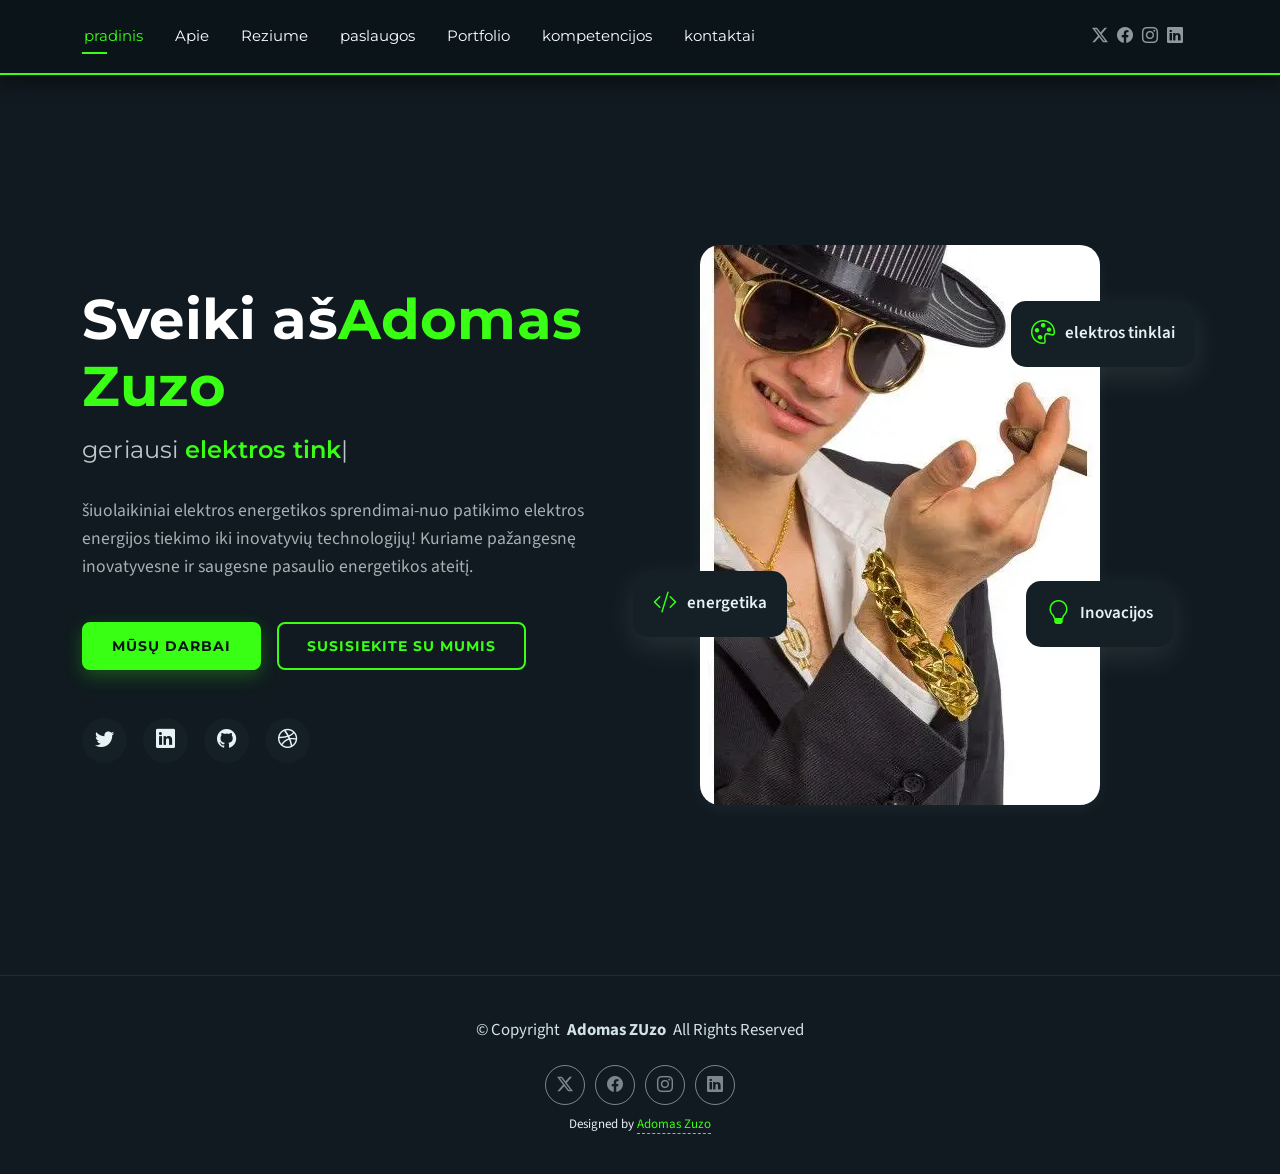
<file: index.html>
<!DOCTYPE html>
<html lang="lt">

<head>
  <meta charset="utf-8">
  <meta content="width=device-width, initial-scale=1.0" name="viewport">
  <title>Adomas Zuzo Cv Puslapis</title>
  <meta name="description" content="">
  <meta name="keywords" content="">

  <!-- Favicons -->
  <link href="assets/img/oco.png" rel="icon">
  <link href="assets/img/oco.png" rel="apple-touch-icon">

  <!-- Fonts -->
  <link href="https://fonts.googleapis.com" rel="preconnect">
  <link href="https://fonts.gstatic.com" rel="preconnect" crossorigin>
  <link href="https://fonts.googleapis.com/css2?family=Roboto:ital,wght@0,100;0,300;0,400;0,500;0,700;0,900;1,100;1,300;1,400;1,500;1,700;1,900&family=Poppins:ital,wght@0,100;0,200;0,300;0,400;0,500;0,600;0,700;0,800;0,900;1,100;1,200;1,300;1,400;1,500;1,600;1,700;1,800;1,900&family=Raleway:ital,wght@0,100;0,200;0,300;0,400;0,500;0,600;0,700;0,800;0,900;1,100;1,200;1,300;1,400;1,500;1,600;1,700;1,800;1,900&display=swap" rel="stylesheet">

  <!-- Vendor CSS Files -->
  <link href="assets/vendor/bootstrap/css/bootstrap.min.css" rel="stylesheet">
  <link href="assets/vendor/bootstrap-icons/bootstrap-icons.css" rel="stylesheet">
  <link href="assets/vendor/aos/aos.css" rel="stylesheet">
  <link href="assets/vendor/swiper/swiper-bundle.min.css" rel="stylesheet">
  <link href="assets/vendor/glightbox/css/glightbox.min.css" rel="stylesheet">

  <!-- Main CSS File -->
  <link href="assets/css/main.css" rel="stylesheet">
  <link href="assets/css/custom.css" rel="stylesheet">  
  <!-- =======================================================
  * Template Name: FolioOne
  * Template URL: https://bootstrapmade.com/folioone-bootstrap-portfolio-website-template/
  * Updated: Aug 23 2025 with Bootstrap v5.3.7
  * Author: BootstrapMade.com
  * License: https://bootstrapmade.com/license/
  ======================================================== -->
</head>

<body class="index-page">

  <header id="header" class="header d-flex align-items-center light-background sticky-top">
    <div class="container position-relative d-flex align-items-center justify-content-between">

      <!-- <a href="index.html" class="logo d-flex align-items-center me-auto me-xl-0">
      <img src="assets/img/logo.webp" alt="">
      <h1 class="sitename">FolioOne</h1> 
    </a> -->

      <nav id="navmenu" class="navmenu">
        <ul>
          <li><a href="index.html" class="active">pradinis</a></li>
          <li><a href="about.html">Apie</a></li>
          <li><a href="resume.html">Reziume</a></li>
          <li><a href="services.html">paslaugos</a></li>
          <li><a href="portfolio.html">Portfolio</a></li>
          <li><a href="kompetencijos.html">kompetencijos</a></li>
          <li><a href="contact.html">kontaktai</a></li>
        </ul>
        <i class="mobile-nav-toggle d-xl-none bi bi-list"></i>
      </nav>

      <div class="header-social-links">
        <a href="#" class="twitter"><i class="bi bi-twitter-x"></i></a>
        <a href="#" class="facebook"><i class="bi bi-facebook"></i></a>
        <a href="#" class="instagram"><i class="bi bi-instagram"></i></a>
        <a href="#" class="linkedin"><i class="bi bi-linkedin"></i></a>
      </div>

    </div>
  </header>

  <main class="main">

    <!-- Hero Section -->
    <section id="hero" class="hero section">

      <div class="container" data-aos="fade-up" data-aos-delay="100">

        <div class="row gy-4 align-items-center">
          <div class="col-lg-6 order-2 order-lg-1">
            <div class="hero-content">
              <h1 data-aos="fade-up" data-aos-delay="200">Sveiki aš<span class="highlight">Adomas Zuzo</span></h1>
              <h2 data-aos="fade-up" data-aos-delay="300">geriausi <span class="typed" data-typed-items="elektros tinklai, interneto ryšiai, mūsų klientai"></span></h2>
              <p data-aos="fade-up" data-aos-delay="400">šiuolaikiniai elektros energetikos sprendimai-nuo patikimo elektros energijos tiekimo iki inovatyvių technologijų!
                Kuriame pažangesnę inovatyvesne ir saugesne pasaulio energetikos ateitį.
              </p>
              <div class="hero-actions" data-aos="fade-up" data-aos-delay="500">
                <a href="portfolio.html" class="btn btn-primary">mūsų darbai</a>
                <a href="contact.html" class="btn btn-outline">susisiekite su mumis</a>
              </div>
              <div class="social-links" data-aos="fade-up" data-aos-delay="600">
                <a href="#"><i class="bi bi-twitter"></i></a>
                <a href="#"><i class="bi bi-linkedin"></i></a>
                <a href="#"><i class="bi bi-github"></i></a>
                <a href="#"><i class="bi bi-dribbble"></i></a>
              </div>
            </div>
          </div>
          <div class="col-lg-6 order-1 order-lg-2">
            <div class="hero-image" data-aos="zoom-in" data-aos-delay="300">
              <div class="image-wrapper">
                <img src="assets/img/profile/OIP.webp" alt="Sarah Mitchell" class="img-fluid">
                <div class="floating-elements">
                  <div class="floating-card design" data-aos="fade-left" data-aos-delay="700">
                    <i class="bi bi-palette"></i>
                    <span>elektros tinklai</span>
                  </div>
                  <div class="floating-card code" data-aos="fade-right" data-aos-delay="800">
                    <i class="bi bi-code-slash"></i>
                    <span>energetika</span>
                  </div>
                  <div class="floating-card creativity" data-aos="fade-up" data-aos-delay="900">
                    <i class="bi bi-lightbulb"></i>
                    <span>Inovacijos</span>
                  </div>
                </div>
              </div>
            </div>
          </div>
        </div>

      </div>

    </section><!-- /Hero Section -->

  </main>

  <footer id="footer" class="footer">

    <div class="container">
      <div class="copyright text-center ">
        <p>© <span>Copyright</span> <strong class="px-1 sitename">Adomas ZUzo</strong> <span>All Rights Reserved<br></span></p>
      </div>
      <div class="social-links d-flex justify-content-center">
        <a href=""><i class="bi bi-twitter-x"></i></a>
        <a href=""><i class="bi bi-facebook"></i></a>
        <a href=""><i class="bi bi-instagram"></i></a>
        <a href=""><i class="bi bi-linkedin"></i></a>
      </div>
      <div class="credits">
        <!-- All the links in the footer should remain intact. -->
        <!-- You can delete the links only if you've purchased the pro version. -->
        <!-- Licensing information: https://bootstrapmade.com/license/ -->
        <!-- Purchase the pro version with working PHP/AJAX contact form: [buy-url] -->
        Designed by <a >Adomas Zuzo</a> 
      </div>
    </div>

  </footer>

  <!-- Scroll Top -->
  <a href="#" id="scroll-top" class="scroll-top d-flex align-items-center justify-content-center"><i class="bi bi-arrow-up-short"></i></a>

  <!-- Preloader -->
  <div id="preloader"></div>

  <!-- Vendor JS Files -->
  <script src="assets/vendor/bootstrap/js/bootstrap.bundle.min.js"></script>
  <script src="assets/vendor/php-email-form/validate.js"></script>
  <script src="assets/vendor/aos/aos.js"></script>
  <script src="assets/vendor/typed.js/typed.umd.js"></script>
  <script src="assets/vendor/waypoints/noframework.waypoints.js"></script>
  <script src="assets/vendor/purecounter/purecounter_vanilla.js"></script>
  <script src="assets/vendor/swiper/swiper-bundle.min.js"></script>
  <script src="assets/vendor/imagesloaded/imagesloaded.pkgd.min.js"></script>
  <script src="assets/vendor/isotope-layout/isotope.pkgd.min.js"></script>
  <script src="assets/vendor/glightbox/js/glightbox.min.js"></script>

  <!-- Main JS File -->
  <script src="assets/js/main.js"></script>

</body>

</html>
</file>
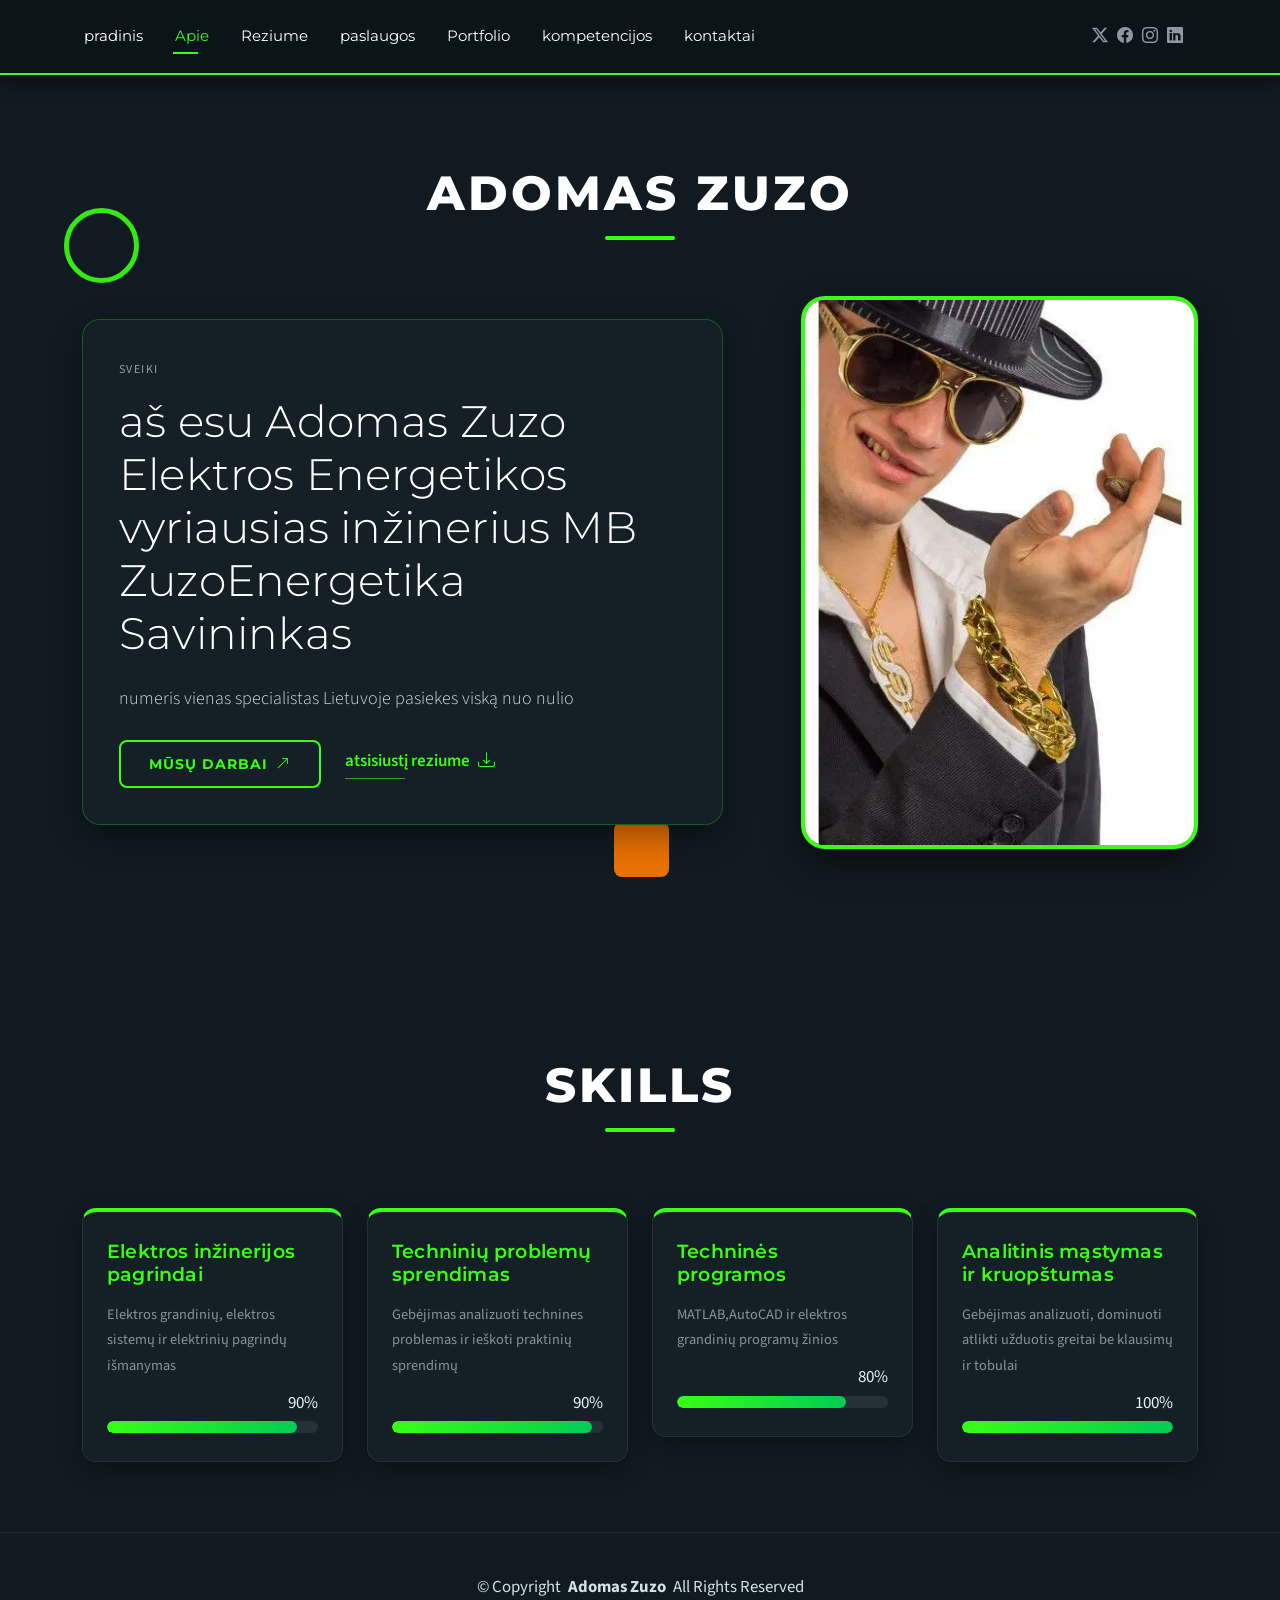
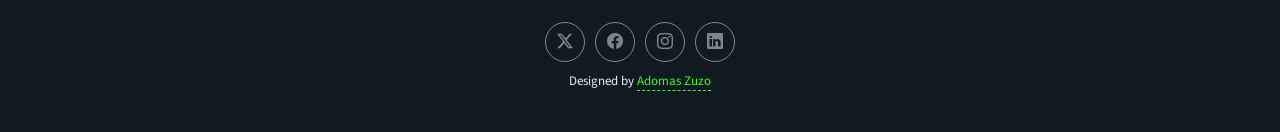
<file: about.html>
<!DOCTYPE html>
<html lang="lt">

<head>
  <meta charset="utf-8">
  <meta content="width=device-width, initial-scale=1.0" name="viewport">
  <title>Adomo Zuzo CV Puslapis</title>
  <meta name="description" content="">
  <meta name="keywords" content="">

  <!-- Favicons -->
  <link href="assets/img/oco.png" rel="icon">
  <link href="assets/img/oco.png" rel="apple-touch-icon">

  <!-- Fonts -->
  <link href="https://fonts.googleapis.com" rel="preconnect">
  <link href="https://fonts.gstatic.com" rel="preconnect" crossorigin>
  <link href="https://fonts.googleapis.com/css2?family=Roboto:ital,wght@0,100;0,300;0,400;0,500;0,700;0,900;1,100;1,300;1,400;1,500;1,700;1,900&family=Poppins:ital,wght@0,100;0,200;0,300;0,400;0,500;0,600;0,700;0,800;0,900;1,100;1,200;1,300;1,400;1,500;1,600;1,700;1,800;1,900&family=Raleway:ital,wght@0,100;0,200;0,300;0,400;0,500;0,600;0,700;0,800;0,900;1,100;1,200;1,300;1,400;1,500;1,600;1,700;1,800;1,900&display=swap" rel="stylesheet">

  <!-- Vendor CSS Files -->
  <link href="assets/vendor/bootstrap/css/bootstrap.min.css" rel="stylesheet">
  <link href="assets/vendor/bootstrap-icons/bootstrap-icons.css" rel="stylesheet">
  <link href="assets/vendor/aos/aos.css" rel="stylesheet">
  <link href="assets/vendor/swiper/swiper-bundle.min.css" rel="stylesheet">
  <link href="assets/vendor/glightbox/css/glightbox.min.css" rel="stylesheet">

  <!-- Main CSS File -->
  <link href="assets/css/main.css" rel="stylesheet">
<link href="assets/css/custom.css" rel="stylesheet">

  <!-- =======================================================
  * Template Name: FolioOne
  * Template URL: https://bootstrapmade.com/folioone-bootstrap-portfolio-website-template/
  * Updated: Aug 23 2025 with Bootstrap v5.3.7
  * Author: BootstrapMade.com
  * License: https://bootstrapmade.com/license/
  ======================================================== -->
</head>

<body class="about-page">

  <header id="header" class="header d-flex align-items-center light-background sticky-top">
    <div class="container position-relative d-flex align-items-center justify-content-between">

      <!-- <a href="index.html" class="logo d-flex align-items-center me-auto me-xl-0">
      <img src="assets/img/logo.webp" alt="">
      <h1 class="sitename">FolioOne</h1> 
    </a> -->

      <nav id="navmenu" class="navmenu">
        <ul>
          <li><a href="index.html">pradinis</a></li>
          <li><a href="about.html" class="active">Apie</a></li>
          <li><a href="resume.html">Reziume</a></li>
          <li><a href="services.html">paslaugos</a></li>
          <li><a href="portfolio.html">Portfolio</a></li>
          <li><a href="kompetencijos.html">kompetencijos</a></li>
          <li><a href="contact.html">kontaktai</a></li>
        </ul>
        <i class="mobile-nav-toggle d-xl-none bi bi-list"></i>
      </nav>

      <div class="header-social-links">
        <a href="#" class="twitter"><i class="bi bi-twitter-x"></i></a>
        <a href="#" class="facebook"><i class="bi bi-facebook"></i></a>
        <a href="#" class="instagram"><i class="bi bi-instagram"></i></a>
        <a href="#" class="linkedin"><i class="bi bi-linkedin"></i></a>
      </div>

    </div>
  </header>

  <main class="main">

    <!-- About Section -->
    <section id="about" class="about section">
    <div class="about-shapes">
    <span class="shape circle"></span>
    <span class="shape triangle"></span>
    <span class="shape square"></span>
</div>

      <!-- Section Title -->
      <div class="container section-title" data-aos="fade-up">
        <h2>Adomas Zuzo</h2>
      </div><!-- End Section Title -->

      <div class="container" data-aos="fade-up" data-aos-delay="100">

        <!-- Intro + Photo -->
        <div class="row align-items-center justify-content-between gy-5 mb-5">
          <div class="col-lg-7" data-aos="fade-right" data-aos-delay="150">
            <div class="intro-content">
              <span class="eyebrow">SVEIKI</span>
             <h2 class="headline">
    aš esu Adomas Zuzo Elektros Energetikos vyriausias inžinerius
    MB ZuzoEnergetika Savininkas
</h2>

<p class="lead">
    numeris vienas specialistas Lietuvoje pasiekes viską nuo nulio
</p>

              <div class="cta-group">
                <a href="#portfolio" class="btn-ghost">
                  mūsų darbai <i class="bi bi-arrow-up-right"></i>
                </a>
                <a href="#" class="link-underline">
                  atsisiustį reziume <i class="bi bi-download"></i>
                </a>
              </div>
            </div>
          </div>

          <div class="col-lg-5" data-aos="zoom-in" data-aos-delay="250">
            <figure class="profile-figure text-center text-lg-end">
              <img src="assets/img/profile/OIP.webp" alt="Portrait of Alex" class="img-fluid profile-photo">
            </figure>
          </div>
        </div>
        <!-- End Intro + Photo -->
      </div>
    </section><!-- /About Section -->

    <!-- Skills Section -->
    <section id="skills" class="skills section">

      <!-- Section Title -->
      <div class="container section-title" data-aos="fade-up">
        <h2>Skills</h2>
        <p></p>
      </div><!-- End Section Title -->

      <div class="container" data-aos="fade-up" data-aos-delay="100">

        <div class="row g-4 skills-animation">

          <div class="col-md-6 col-lg-3" data-aos="fade-up" data-aos-delay="100">
            <div class="skill-box">
              <h3>Elektros inžinerijos pagrindai</h3>
              <p>Elektros grandinių, elektros sistemų ir elektrinių pagrindų išmanymas</p>
              <span class="text-end d-block">90%</span>
              <div class="progress">
                <div class="progress-bar" role="progressbar" aria-valuenow="90" aria-valuemin="0" aria-valuemax="100"></div>
              </div>
            </div>
          </div>

          <div class="col-md-6 col-lg-3" data-aos="fade-up" data-aos-delay="200">
            <div class="skill-box">
              <h3>Techninių problemų sprendimas</h3>
              <p>Gebėjimas analizuoti technines problemas ir ieškoti praktinių sprendimų</p>
              <span class="text-end d-block">90%</span>
              <div class="progress">
                <div class="progress-bar" role="progressbar" aria-valuenow="95" aria-valuemin="0" aria-valuemax="100"></div>
              </div>
            </div>
          </div>

          <div class="col-md-6 col-lg-3" data-aos="fade-up" data-aos-delay="300">
            <div class="skill-box">
              <h3>Techninės programos</h3>
              <p>MATLAB,AutoCAD ir  elektros grandinių programų žinios</p>
              <span class="text-end d-block">80%</span>
              <div class="progress">
                <div class="progress-bar" role="progressbar" aria-valuenow="80" aria-valuemin="0" aria-valuemax="100"></div>
              </div>
            </div>
          </div>

          <div class="col-md-6 col-lg-3" data-aos="fade-up" data-aos-delay="400">
            <div class="skill-box">
              <h3>Analitinis mąstymas ir kruopštumas</h3>
              <p>Gebėjimas analizuoti, dominuoti atlikti užduotis greitai be klausimų ir tobulai </p>
              <span class="text-end d-block">100%</span>
              <div class="progress">
                <div class="progress-bar" role="progressbar" aria-valuenow="100" aria-valuemin="0" aria-valuemax="100">
                </div>
              </div>
            </div>
          </div>

        </div>

      </div>

    </section><!-- /Skills Section -->
  </main>

  <footer id="footer" class="footer">

    <div class="container">
      <div class="copyright text-center ">
        <p>© <span>Copyright</span> <strong class="px-1 sitename">Adomas Zuzo</strong> <span>All Rights Reserved<br></span></p>
      </div>
      <div class="social-links d-flex justify-content-center">
        <a href=""><i class="bi bi-twitter-x"></i></a>
        <a href=""><i class="bi bi-facebook"></i></a>
        <a href=""><i class="bi bi-instagram"></i></a>
        <a href=""><i class="bi bi-linkedin"></i></a>
      </div>
      <div class="credits">
        <!-- All the links in the footer should remain intact. -->
        <!-- You can delete the links only if you've purchased the pro version. -->
        <!-- Licensing information: https://bootstrapmade.com/license/ -->
        <!-- Purchase the pro version with working PHP/AJAX contact form: [buy-url] -->
        Designed by <a >Adomas Zuzo</a> 
      </div>
    </div>

  </footer>

  <!-- Scroll Top -->
  <a href="#" id="scroll-top" class="scroll-top d-flex align-items-center justify-content-center"><i class="bi bi-arrow-up-short"></i></a>

  <!-- Preloader -->
  <div id="preloader"></div>

  <!-- Vendor JS Files -->
  <script src="assets/vendor/bootstrap/js/bootstrap.bundle.min.js"></script>
  <script src="assets/vendor/php-email-form/validate.js"></script>
  <script src="assets/vendor/aos/aos.js"></script>
  <script src="assets/vendor/typed.js/typed.umd.js"></script>
  <script src="assets/vendor/waypoints/noframework.waypoints.js"></script>
  <script src="assets/vendor/purecounter/purecounter_vanilla.js"></script>
  <script src="assets/vendor/swiper/swiper-bundle.min.js"></script>
  <script src="assets/vendor/imagesloaded/imagesloaded.pkgd.min.js"></script>
  <script src="assets/vendor/isotope-layout/isotope.pkgd.min.js"></script>
  <script src="assets/vendor/glightbox/js/glightbox.min.js"></script>

  <!-- Main JS File -->
  <script src="assets/js/main.js"></script>

</body>

</html>
</file>
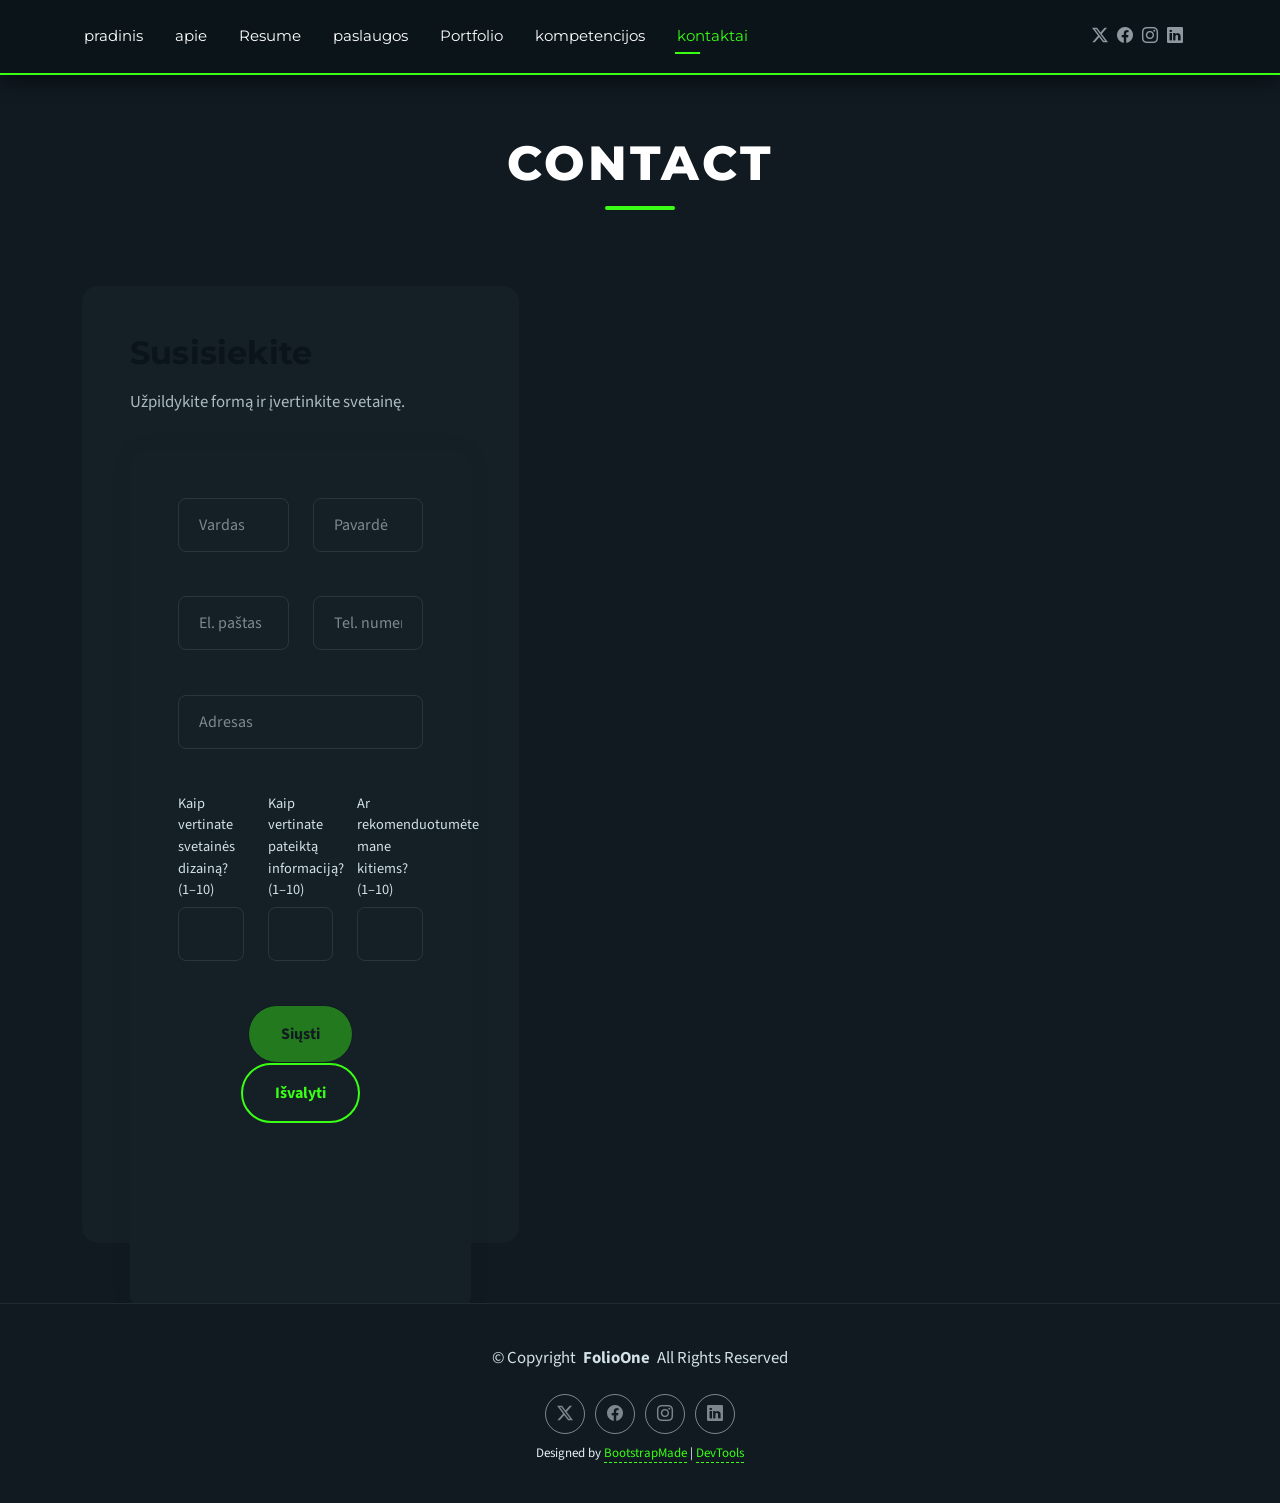
<file: contact.html>
<!DOCTYPE html>
<html lang="lt">

<head>
  <meta charset="utf-8">
  <meta content="width=device-width, initial-scale=1.0" name="viewport">

  <title>Contact - Mano CV svetainė</title>

  <meta name="description" content="Kontaktų forma ir svetainės vertinimas">
  <meta name="keywords" content="CV, kontaktai, svetainė">

  <!-- Favicons -->
  <link href="assets/img/favicon.png" rel="icon">
  <link href="assets/img/apple-touch-icon.png" rel="apple-touch-icon">

  <!-- Fonts -->
  <link href="https://fonts.googleapis.com" rel="preconnect">
  <link href="https://fonts.gstatic.com" rel="preconnect" crossorigin>

  <link href="https://fonts.googleapis.com/css2?family=Roboto:wght@100;300;400;500;700;900&family=Poppins:wght@200;300;400;500;600;700;800;900&family=Raleway:wght@200;300;400;500;600;700;800;900&display=swap" rel="stylesheet">

  <!-- Vendor CSS -->
  <link href="assets/vendor/bootstrap/css/bootstrap.min.css" rel="stylesheet">
  <link href="assets/vendor/bootstrap-icons/bootstrap-icons.css" rel="stylesheet">
  <link href="assets/vendor/aos/aos.css" rel="stylesheet">
  <link href="assets/vendor/swiper/swiper-bundle.min.css" rel="stylesheet">
  <link href="assets/vendor/glightbox/css/glightbox.min.css" rel="stylesheet">

  <!-- Main CSS -->
  <link href="assets/css/main.css" rel="stylesheet">
  <link href="assets/css/custom.css" rel="stylesheet">

</head>

<body class="contact-page">

  <!-- Header -->
  <header id="header" class="header d-flex align-items-center light-background sticky-top">

    <div class="container position-relative d-flex align-items-center justify-content-between">

      <nav id="navmenu" class="navmenu">

        <ul>
          <li><a href="index.html">pradinis</a></li>
          <li><a href="about.html">apie</a></li>
          <li><a href="resume.html">Resume</a></li>
          <li><a href="services.html">paslaugos</a></li>
          <li><a href="portfolio.html">Portfolio</a></li>
          <li><a href="kompetencijos.html">kompetencijos</a></li>
          <li><a href="contact.html" class="active">kontaktai</a></li>
        </ul>

        <i class="mobile-nav-toggle d-xl-none bi bi-list"></i>

      </nav>

      <div class="header-social-links">
        <a href="#" class="twitter"><i class="bi bi-twitter-x"></i></a>
        <a href="#" class="facebook"><i class="bi bi-facebook"></i></a>
        <a href="#" class="instagram"><i class="bi bi-instagram"></i></a>
        <a href="#" class="linkedin"><i class="bi bi-linkedin"></i></a>
      </div>

    </div>

  </header>

  <!-- Main -->
  <main class="main">

    <!-- Contact Section -->
    <section id="contact" class="contact section">

      <!-- Section Title -->
      <div class="container section-title" data-aos="fade-up">
        <h2>Contact</h2>
      </div>

      <div class="container" data-aos="fade-up" data-aos-delay="100">

        <div class="row g-4 g-lg-5">

          <div class="col-lg-5">

            <div class="info-box" data-aos="fade-up" data-aos-delay="200">

              <h3>Susisiekite</h3>

              <p>Užpildykite formą ir įvertinkite svetainę.</p>

              <!-- Contact Form -->
              <form id="kontaktu-forma" class="contact-form" novalidate>

                <div class="row gy-4">

                  <!-- Vardas -->
                  <div class="col-md-6">

                    <input
                      type="text"
                      name="vardas"
                      class="form-control"
                      placeholder="Vardas"
                      required>

                    <div class="klaida-tekstas"></div>

                  </div>

                  <!-- Pavardė -->
                  <div class="col-md-6">

                    <input
                      type="text"
                      name="pavarde"
                      class="form-control"
                      placeholder="Pavardė"
                      required>

                    <div class="klaida-tekstas"></div>

                  </div>

                  <!-- El. paštas -->
                  <div class="col-md-6">

                    <input
                      type="email"
                      name="email"
                      class="form-control"
                      placeholder="El. paštas"
                      required>

                    <div class="klaida-tekstas"></div>

                  </div>

                  <!-- Telefonas -->
                  <div class="col-md-6">

                    <input
                      type="tel"
                      name="telefonas"
                      class="form-control"
                      placeholder="Tel. numeris (+370 6xx xxxxx)"
                      maxlength="14"
                      required>

                    <div class="klaida-tekstas"></div>

                  </div>

                  <!-- Adresas -->
                  <div class="col-12">

                    <input
                      type="text"
                      name="adresas"
                      class="form-control"
                      placeholder="Adresas"
                      required>

                    <div class="klaida-tekstas"></div>

                  </div>

                  <!-- Klausimas 1 -->
                  <div class="col-md-4">

                    <label for="klausimas1">
                      Kaip vertinate svetainės dizainą? (1–10)
                    </label>

                    <input
                      type="number"
                      id="klausimas1"
                      name="klausimas1"
                      class="form-control vertinimas"
                      min="1"
                      max="10"
                      required>

                    <div class="klaida-tekstas"></div>

                  </div>

                  <!-- Klausimas 2 -->
                  <div class="col-md-4">

                    <label for="klausimas2">
                      Kaip vertinate pateiktą informaciją? (1–10)
                    </label>

                    <input
                      type="number"
                      id="klausimas2"
                      name="klausimas2"
                      class="form-control vertinimas"
                      min="1"
                      max="10"
                      required>

                    <div class="klaida-tekstas"></div>

                  </div>

                  <!-- Klausimas 3 -->
                  <div class="col-md-4">

                    <label for="klausimas3">
                      Ar rekomenduotumėte mane kitiems? (1–10)
                    </label>

                    <input
                      type="number"
                      id="klausimas3"
                      name="klausimas3"
                      class="form-control vertinimas"
                      min="1"
                      max="10"
                      required>

                    <div class="klaida-tekstas"></div>

                  </div>

                  <!-- Buttons -->
                  <div class="col-12 text-center">

                    <button
                      type="submit"
                      id="siusti-btn"
                      class="btn"
                      disabled>
                      Siųsti
                    </button>

                    <button
                      type="button"
                      id="isvalyti-btn"
                      class="btn btn-isvalyti">
                      Išvalyti
                    </button>

                  </div>

                </div>

              </form>

              <!-- Results -->
              <div id="formos-rezultatas"></div>

            </div>

          </div>

        </div>

      </div>

    </section>

  </main>

  <!-- Footer -->
  <footer id="footer" class="footer">

    <div class="container">

      <div class="copyright text-center">

        <p>
          © <span>Copyright</span>
          <strong class="px-1 sitename">FolioOne</strong>
          <span>All Rights Reserved</span>
        </p>

      </div>

      <div class="social-links d-flex justify-content-center">

        <a href="#"><i class="bi bi-twitter-x"></i></a>
        <a href="#"><i class="bi bi-facebook"></i></a>
        <a href="#"><i class="bi bi-instagram"></i></a>
        <a href="#"><i class="bi bi-linkedin"></i></a>

      </div>

      <div class="credits">

        Designed by
        <a href="https://bootstrapmade.com/">BootstrapMade</a> |
        <a href="https://bootstrapmade.com/tools/">DevTools</a>

      </div>

    </div>

  </footer>

  <!-- Scroll Top -->
  <a
    href="#"
    id="scroll-top"
    class="scroll-top d-flex align-items-center justify-content-center">

    <i class="bi bi-arrow-up-short"></i>

  </a>

  <!-- Preloader -->
  <div id="preloader"></div>

  <!-- Vendor JS -->
  <script src="assets/vendor/bootstrap/js/bootstrap.bundle.min.js"></script>
  <script src="assets/vendor/aos/aos.js"></script>
  <script src="assets/vendor/typed.js/typed.umd.js"></script>
  <script src="assets/vendor/waypoints/noframework.waypoints.js"></script>
  <script src="assets/vendor/purecounter/purecounter_vanilla.js"></script>
  <script src="assets/vendor/swiper/swiper-bundle.min.js"></script>
  <script src="assets/vendor/imagesloaded/imagesloaded.pkgd.min.js"></script>
  <script src="assets/vendor/isotope-layout/isotope.pkgd.min.js"></script>
  <script src="assets/vendor/glightbox/js/glightbox.min.js"></script>

  <!-- Main JS -->
  <script src="assets/js/main.js"></script>

  <!-- Custom JS -->
  <script src="assets/js/custom.js"></script>

</body>

</html>
</file>
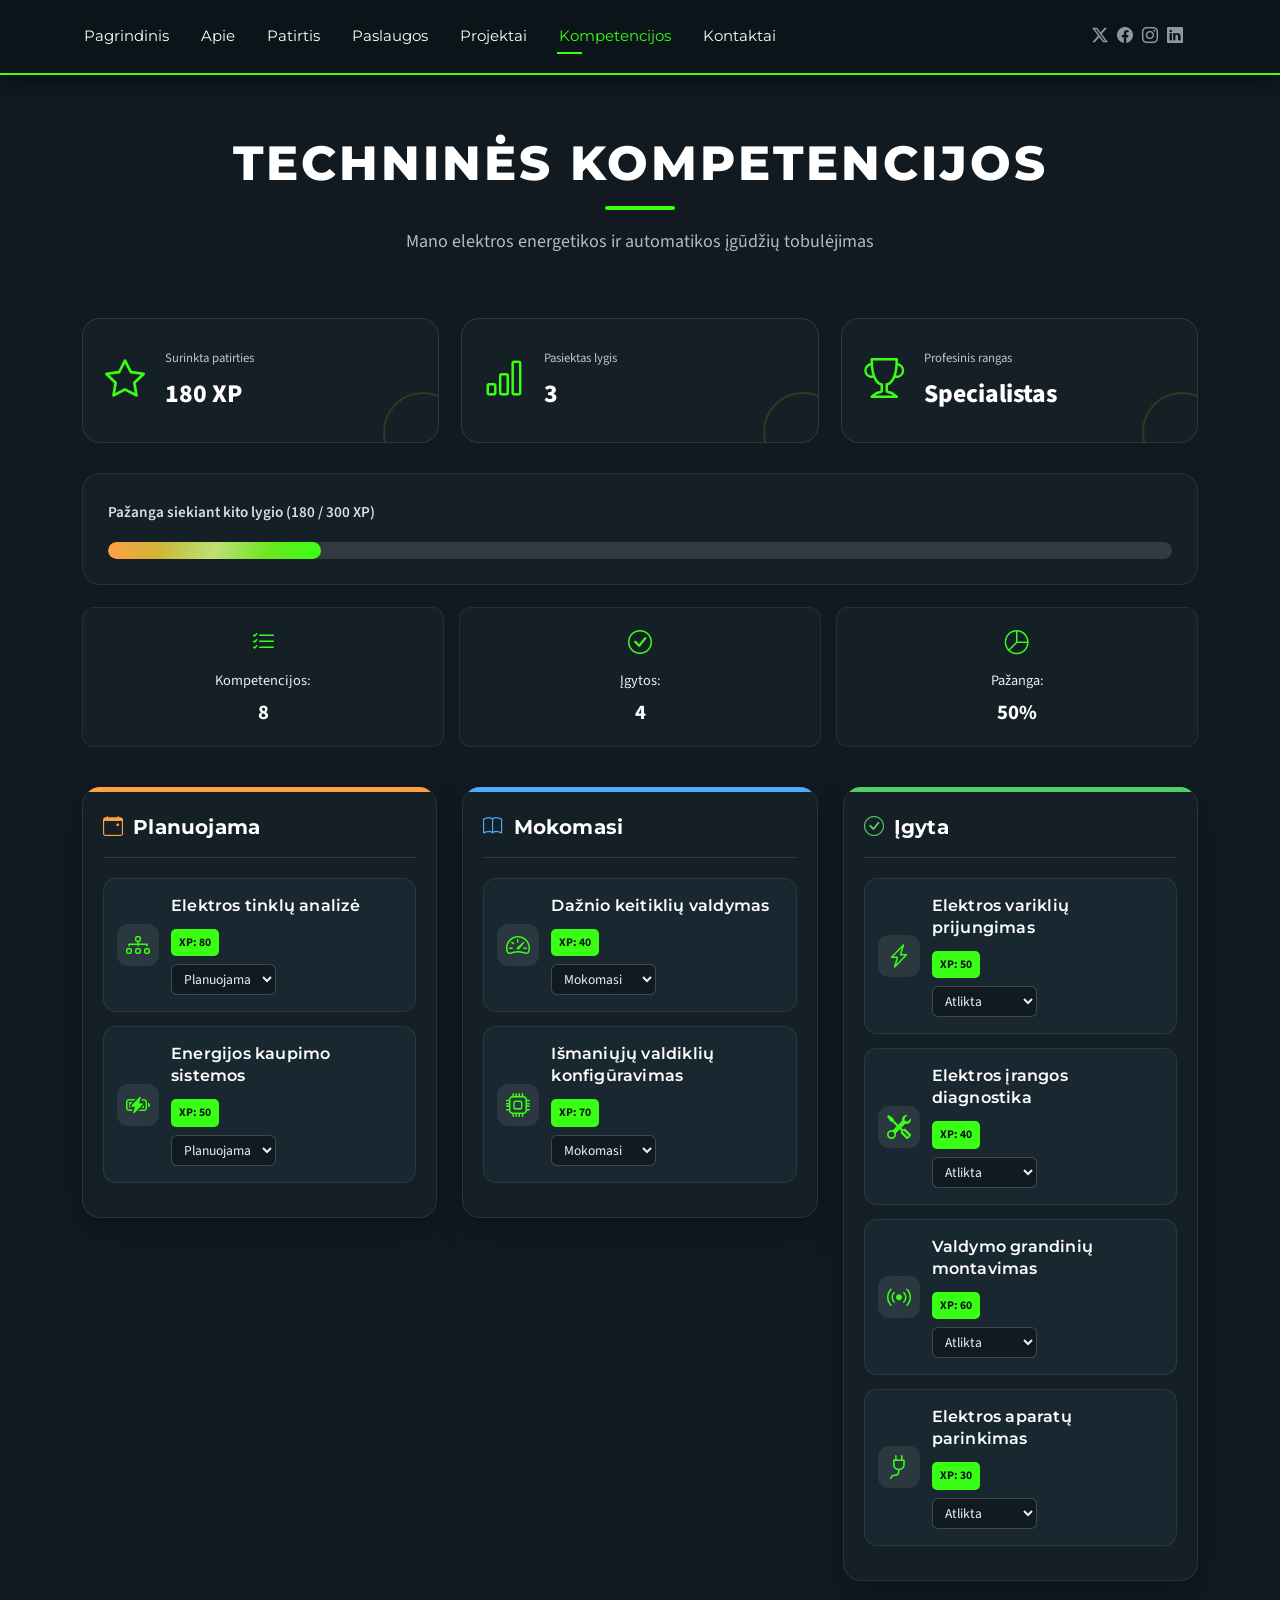
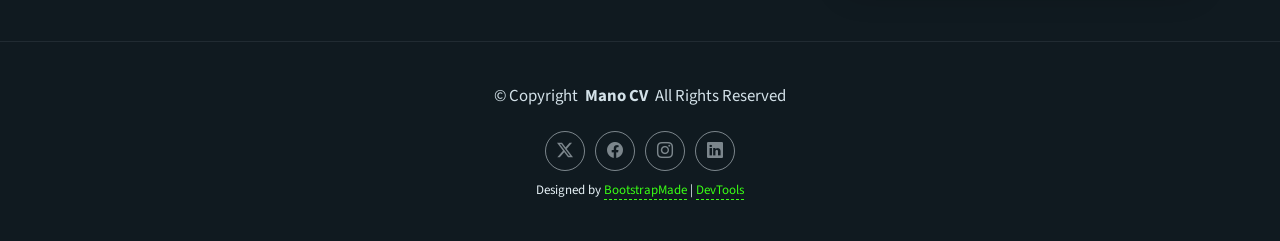
<file: kompetencijos.html>
<!DOCTYPE html>
<html lang="lt">
<head>
<meta charset="utf-8">
<meta content="width=device-width, initial-scale=1.0" name="viewport">
<title>Techninės kompetencijos - Mano CV</title>
<meta name="description" content="Mano techninių kompetencijų pažanga">
<meta name="keywords" content="elektrotechnika, automatika, energetika">

<link href="assets/img/favicon.png?v=2" rel="icon">
<link href="assets/img/apple-touch-icon.png?v=2" rel="apple-touch-icon">

<link href="https://fonts.googleapis.com" rel="preconnect">
<link href="https://fonts.gstatic.com" rel="preconnect" crossorigin>
<link href="https://fonts.googleapis.com/css2?family=Roboto:wght@100;300;400;500;700;900&family=Poppins:wght@200;300;400;500;600;700;800;900&family=Raleway:wght@200;300;400;500;600;700;800;900&display=swap" rel="stylesheet">

<link href="assets/vendor/bootstrap/css/bootstrap.min.css" rel="stylesheet">
<link href="assets/vendor/bootstrap-icons/bootstrap-icons.css" rel="stylesheet">
<link href="assets/vendor/aos/aos.css" rel="stylesheet">
<link href="assets/vendor/swiper/swiper-bundle.min.css" rel="stylesheet">
<link href="assets/vendor/glightbox/css/glightbox.min.css" rel="stylesheet">

<link href="assets/css/main.css" rel="stylesheet">
<link href="assets/css/custom.css" rel="stylesheet">
</head>

<body class="kompetencijos-page">

<header id="header" class="header d-flex align-items-center light-background sticky-top">
<div class="container position-relative d-flex align-items-center justify-content-between">

<nav id="navmenu" class="navmenu">
<ul>
<li><a href="index.html">Pagrindinis</a></li>
<li><a href="about.html">Apie</a></li>
<li><a href="resume.html">Patirtis</a></li>
<li><a href="services.html">Paslaugos</a></li>
<li><a href="portfolio.html">Projektai</a></li>
<li><a href="kompetencijos.html" class="active">Kompetencijos</a></li>
<li><a href="contact.html">Kontaktai</a></li>
</ul>
<i class="mobile-nav-toggle d-xl-none bi bi-list"></i>
</nav>

<div class="header-social-links">
<a href="#" class="twitter"><i class="bi bi-twitter-x"></i></a>
<a href="#" class="facebook"><i class="bi bi-facebook"></i></a>
<a href="#" class="instagram"><i class="bi bi-instagram"></i></a>
<a href="#" class="linkedin"><i class="bi bi-linkedin"></i></a>
</div>

</div>
</header>

<main class="main">

<section id="kompetencijos" class="kompetencijos section">

<div class="container section-title" data-aos="fade-up">
<h2>Techninės kompetencijos</h2>
<p>Mano elektros energetikos ir automatikos įgūdžių tobulėjimas</p>
</div>

<div class="container" data-aos="fade-up" data-aos-delay="100">

<div class="xp-info">
<div class="xp-box">
<i class="bi bi-star"></i>
<div>
<span>Surinkta patirties</span>
<strong id="xp-suma">0 XP</strong>
</div>
</div>

<div class="xp-box">
<i class="bi bi-bar-chart"></i>
<div>
<span>Pasiektas lygis</span>
<strong id="xp-lygis">1</strong>
</div>
</div>

<div class="xp-box">
<i class="bi bi-trophy"></i>
<div>
<span>Profesinis rangas</span>
<strong id="xp-rangas">Pradedantysis</strong>
</div>
</div>
</div>

<div class="xp-progress">
<p id="progreso-tekstas">Pažanga siekiant kito lygio</p>
<div class="xp-bar">
<div class="xp-bar-fill" id="progreso-juosta" style="width: 0%;">0%</div>
</div>
</div>

<div class="skill-stats">
<div class="stat">
<i class="bi bi-list-check"></i>
Kompetencijos: <strong id="stat-viso">0</strong>
</div>

<div class="stat">
<i class="bi bi-check-circle"></i>
Įgytos: <strong id="stat-atlikta">0</strong>
</div>

<div class="stat">
<i class="bi bi-pie-chart"></i>
Pažanga: <strong id="stat-procentas">0%</strong>
</div>
</div>

<div class="kanban">

<div class="kanban-column planuojama">
<h3><i class="bi bi-calendar-event"></i> Planuojama</h3>
<div class="kanban-list" id="sarasas-Planuojama"></div>
</div>

<div class="kanban-column mokomasi">
<h3><i class="bi bi-book"></i> Mokomasi</h3>
<div class="kanban-list" id="sarasas-Mokomasi"></div>
</div>

<div class="kanban-column atlikta">
<h3><i class="bi bi-check-circle"></i> Įgyta</h3>
<div class="kanban-list" id="sarasas-Atlikta"></div>
</div>

</div>

</div>
</section>

</main>

<footer id="footer" class="footer">

<div class="container">
<div class="copyright text-center">
<p>© <span>Copyright</span> <strong class="px-1 sitename">Mano CV</strong> <span>All Rights Reserved</span></p>
</div>

<div class="social-links d-flex justify-content-center">
<a href=""><i class="bi bi-twitter-x"></i></a>
<a href=""><i class="bi bi-facebook"></i></a>
<a href=""><i class="bi bi-instagram"></i></a>
<a href=""><i class="bi bi-linkedin"></i></a>
</div>

<div class="credits">
Designed by <a href="https://bootstrapmade.com/">BootstrapMade</a> |
<a href="https://bootstrapmade.com/tools/">DevTools</a>
</div>
</div>

</footer>

<a href="#" id="scroll-top" class="scroll-top d-flex align-items-center justify-content-center">
<i class="bi bi-arrow-up-short"></i>
</a>

<div id="preloader"></div>

<script src="assets/vendor/bootstrap/js/bootstrap.bundle.min.js"></script>
<script src="assets/vendor/php-email-form/validate.js"></script>
<script src="assets/vendor/aos/aos.js"></script>
<script src="assets/vendor/typed.js/typed.umd.js"></script>
<script src="assets/vendor/waypoints/noframework.waypoints.js"></script>
<script src="assets/vendor/purecounter/purecounter_vanilla.js"></script>
<script src="assets/vendor/swiper/swiper-bundle.min.js"></script>
<script src="assets/vendor/imagesloaded/imagesloaded.pkgd.min.js"></script>
<script src="assets/vendor/isotope-layout/isotope.pkgd.min.js"></script>
<script src="assets/vendor/glightbox/js/glightbox.min.js"></script>
<script src="assets/js/main.js"></script>
<script src="assets/js/custom.js"></script>

</body>
</html>
</file>
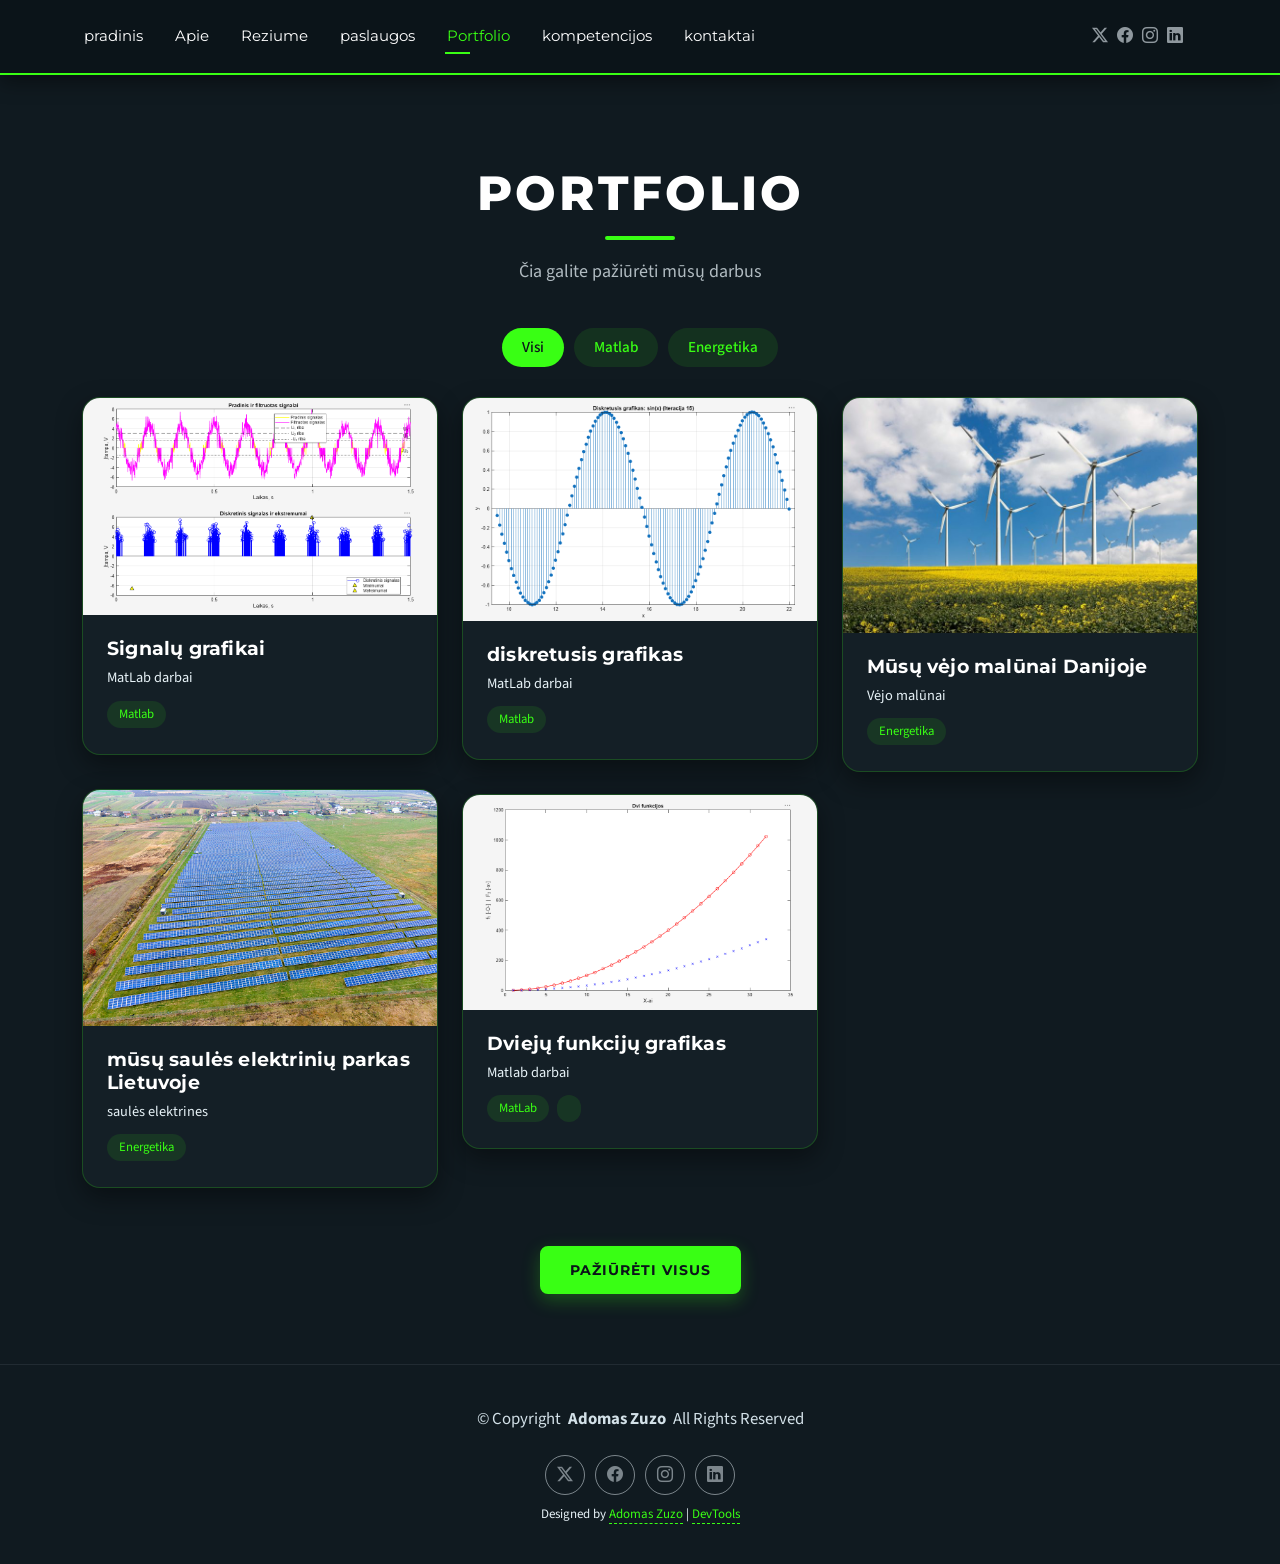
<file: portfolio.html>
<!DOCTYPE html>
<html lang="en">

<head>
  <meta charset="utf-8">
  <meta content="width=device-width, initial-scale=1.0" name="viewport">
  <title>Portfolio - FolioOne Bootstrap Template</title>
  <meta name="description" content="">
  <meta name="keywords" content="">

  <!-- Favicons -->
  <link href="assets/img/favicon.png" rel="icon">
  <link href="assets/img/apple-touch-icon.png" rel="apple-touch-icon">

  <!-- Fonts -->
  <link href="https://fonts.googleapis.com" rel="preconnect">
  <link href="https://fonts.gstatic.com" rel="preconnect" crossorigin>
  <link href="https://fonts.googleapis.com/css2?family=Roboto:ital,wght@0,100;0,300;0,400;0,500;0,700;0,900;1,100;1,300;1,400;1,500;1,700;1,900&family=Poppins:ital,wght@0,100;0,200;0,300;0,400;0,500;0,600;0,700;0,800;0,900;1,100;1,200;1,300;1,400;1,500;1,600;1,700;1,800;1,900&family=Raleway:ital,wght@0,100;0,200;0,300;0,400;0,500;0,600;0,700;0,800;0,900;1,100;1,200;1,300;1,400;1,500;1,600;1,700;1,800;1,900&display=swap" rel="stylesheet">

  <!-- Vendor CSS Files -->
  <link href="assets/vendor/bootstrap/css/bootstrap.min.css" rel="stylesheet">
  <link href="assets/vendor/bootstrap-icons/bootstrap-icons.css" rel="stylesheet">
  <link href="assets/vendor/aos/aos.css" rel="stylesheet">
  <link href="assets/vendor/swiper/swiper-bundle.min.css" rel="stylesheet">
  <link href="assets/vendor/glightbox/css/glightbox.min.css" rel="stylesheet">

  <!-- Main CSS File -->
  <link href="assets/css/main.css" rel="stylesheet">
  <link href="assets/css/custom.css" rel="stylesheet">


  <!-- =======================================================
  * Template Name: FolioOne
  * Template URL: https://bootstrapmade.com/folioone-bootstrap-portfolio-website-template/
  * Updated: Aug 23 2025 with Bootstrap v5.3.7
  * Author: BootstrapMade.com
  * License: https://bootstrapmade.com/license/
  ======================================================== -->
</head>

<body class="portfolio-page">

  <header id="header" class="header d-flex align-items-center light-background sticky-top">
    <div class="container position-relative d-flex align-items-center justify-content-between">

      <!-- <a href="index.html" class="logo d-flex align-items-center me-auto me-xl-0">
      <img src="assets/img/logo.webp" alt="">
      <h1 class="sitename">FolioOne</h1> 
    </a> -->

      <nav id="navmenu" class="navmenu">
        <ul>
          <li><a href="index.html">pradinis</a></li>
          <li><a href="about.html">Apie</a></li>
          <li><a href="resume.html">Reziume</a></li>
          <li><a href="services.html">paslaugos</a></li>
          <li><a href="portfolio.html" class="active">Portfolio</a></li>
          <li><a href="kompetencijos.html">kompetencijos</a></li>
          <li><a href="contact.html">kontaktai</a></li>
        </ul>
        <i class="mobile-nav-toggle d-xl-none bi bi-list"></i>
      </nav>

      <div class="header-social-links">
        <a href="#" class="twitter"><i class="bi bi-twitter-x"></i></a>
        <a href="#" class="facebook"><i class="bi bi-facebook"></i></a>
        <a href="#" class="instagram"><i class="bi bi-instagram"></i></a>
        <a href="#" class="linkedin"><i class="bi bi-linkedin"></i></a>
      </div>

    </div>
  </header>

  <main class="main">

    <!-- Portfolio Section -->
    <section id="portfolio" class="portfolio section">

      <!-- Section Title -->
      <div class="container section-title" data-aos="fade-up">
        <h2>Portfolio</h2>
        <p>Čia galite pažiūrėti mūsų darbus</p>
      </div><!-- End Section Title -->

      <div class="container" data-aos="fade-up" data-aos-delay="100">

        <div class="isotope-layout" data-default-filter="*" data-layout="masonry" data-sort="original-order">
          <ul class="portfolio-filters isotope-filters" data-aos="fade-up" data-aos-delay="200">
            <li data-filter="*" class="filter-active">Visi</li>
            <li data-filter=".filter-Matlab">Matlab</li>
            <li data-filter=".filter-Energetika">Energetika</li>
        
          </ul><!-- End Portfolio Filters -->

          <div class="row gy-4 isotope-container" data-aos="fade-up" data-aos-delay="300">
            <div class="col-lg-4 col-md-6 portfolio-item isotope-item filter-Matlab">
              <div class="portfolio-card">
                <div class="portfolio-img">
                  <img src="assets/img/du-grafikai.png" alt="Portfolio Item" class="img-fluid">
                  <div class="portfolio-overlay">
                    <a href="assets/img/du-grafikai.png" class="glightbox portfolio-lightbox"><i class="bi bi-plus"></i></a>
                    <a href="#" class="portfolio-details-link"><i class="bi bi-link"></i></a>
                  </div>
                </div>
                <div class="portfolio-info">
                  <h4>Signalų grafikai</h4>
                  <p>MatLab darbai</p>
                  <div class="portfolio-tags">
                    <span>Matlab</span>
               
                  </div>
                </div>
              </div>
            </div>

            <div class="col-lg-4 col-md-6 portfolio-item isotope-item filter-Matlab">
              <div class="portfolio-card">
                <div class="portfolio-img">
                  <img src="assets/img/diskretusis grafikas.png" alt="Portfolio Item" class="img-fluid">
                  <div class="portfolio-overlay">
                    <a href="assets/img/diskretusis grafikas.png" class="glightbox portfolio-lightbox"><i class="bi bi-plus"></i></a>
                    <a href="#" class="portfolio-details-link"><i class="bi bi-link"></i></a>
                  </div>
                </div>
                <div class="portfolio-info">
                  <h4>diskretusis grafikas</h4>
                  <p>MatLab darbai</p>
                  <div class="portfolio-tags">
                    <span>Matlab</span>
                
                  </div>
                </div>
              </div>
            </div>

            <div class="col-lg-4 col-md-6 portfolio-item isotope-item filter-energetika">
              <div class="portfolio-card">
                <div class="portfolio-img">
                  <img src="assets/img/VejoMalunai.jpg" alt="Portfolio Item" class="img-fluid">
                  <div class="portfolio-overlay">
                    <a href="assets/img/VejoMalunai.jpg" class="glightbox portfolio-lightbox"><i class="bi bi-plus"></i></a>
                    <a href="#" class="portfolio-details-link"><i class="bi bi-link"></i></a>
                  </div>
                </div>
                <div class="portfolio-info">
                  <h4>Mūsų vėjo malūnai Danijoje</h4>
                  <p>Vėjo malūnai</p>
                  <div class="portfolio-tags">
                    <span>Energetika</span>
                    
                  </div>
                </div>
              </div>
            </div>

            <div class="col-lg-4 col-md-6 portfolio-item isotope-item filter-Energetika">
              <div class="portfolio-card">
                <div class="portfolio-img">
                  <img src="assets/img/saulesParkas.jpg" alt="Portfolio Item" class="img-fluid">
                  <div class="portfolio-overlay">
                    <a href="assets/img/saulesParkas.jpg" class="glightbox portfolio-lightbox"><i class="bi bi-plus"></i></a>
                    <a href="#" class="portfolio-details-link"><i class="bi bi-link"></i></a>
                  </div>
                </div>
                <div class="portfolio-info">
                  <h4>mūsų saulės elektrinių parkas Lietuvoje</h4>
                  <p>saulės elektrines</p>
                  <div class="portfolio-tags">
                    <span>Energetika</span>
                   
                  </div>
                </div>
              </div>
            </div>

            <div class="col-lg-4 col-md-6 portfolio-item isotope-item filter-Matlab">
              <div class="portfolio-card">
                <div class="portfolio-img">
                  <img src="assets/img/dviejuFunkcijuGrafikas.png" alt="Portfolio Item" class="img-fluid">
                  <div class="portfolio-overlay">
                    <a href="assets/img/dviejuFunkcijuGrafikas.png" class="glightbox portfolio-lightbox"><i class="bi bi-plus"></i></a>
                    <a href="#" class="portfolio-details-link"><i class="bi bi-link"></i></a>
                  </div>
                </div>
                <div class="portfolio-info">
                  <h4>Dviejų funkcijų grafikas</h4>
                  <p>Matlab darbai</p>
                  <div class="portfolio-tags">
                    <span>MatLab</span>
                    <span></span>
                  </div>
                </div>
              </div>
            </div>

           
                  </div>
                </div>
              </div>
            </div>
          </div><!-- End Portfolio Items Container -->

        </div>

        <div class="text-center mt-5" data-aos="fade-up" data-aos-delay="400">
          <a href="#portfolio" class="btn btn-primary">pažiūrėti visus</a>
        </div>

      </div>

    </section><!-- /Portfolio Section -->

  </main>

  <footer id="footer" class="footer">

    <div class="container">
      <div class="copyright text-center ">
        <p>© <span>Copyright</span> <strong class="px-1 sitename">Adomas Zuzo</strong> <span>All Rights Reserved<br></span></p>
      </div>
      <div class="social-links d-flex justify-content-center">
        <a href=""><i class="bi bi-twitter-x"></i></a>
        <a href=""><i class="bi bi-facebook"></i></a>
        <a href=""><i class="bi bi-instagram"></i></a>
        <a href=""><i class="bi bi-linkedin"></i></a>
      </div>
      <div class="credits">
        <!-- All the links in the footer should remain intact. -->
        <!-- You can delete the links only if you've purchased the pro version. -->
        <!-- Licensing information: https://bootstrapmade.com/license/ -->
        <!-- Purchase the pro version with working PHP/AJAX contact form: [buy-url] -->
        Designed by <a href="https://bootstrapmade.com/">Adomas Zuzo</a> | <a href="https://bootstrapmade.com/tools/">DevTools</a>
      </div>
    </div>

  </footer>

  <!-- Scroll Top -->
  <a href="#" id="scroll-top" class="scroll-top d-flex align-items-center justify-content-center"><i class="bi bi-arrow-up-short"></i></a>

  <!-- Preloader -->
  <div id="preloader"></div>

  <!-- Vendor JS Files -->
  <script src="assets/vendor/bootstrap/js/bootstrap.bundle.min.js"></script>
  <script src="assets/vendor/php-email-form/validate.js"></script>
  <script src="assets/vendor/aos/aos.js"></script>
  <script src="assets/vendor/typed.js/typed.umd.js"></script>
  <script src="assets/vendor/waypoints/noframework.waypoints.js"></script>
  <script src="assets/vendor/purecounter/purecounter_vanilla.js"></script>
  <script src="assets/vendor/swiper/swiper-bundle.min.js"></script>
  <script src="assets/vendor/imagesloaded/imagesloaded.pkgd.min.js"></script>
  <script src="assets/vendor/isotope-layout/isotope.pkgd.min.js"></script>
  <script src="assets/vendor/glightbox/js/glightbox.min.js"></script>

  <!-- Main JS File -->
  <script src="assets/js/main.js"></script>

</body>

</html>
</file>
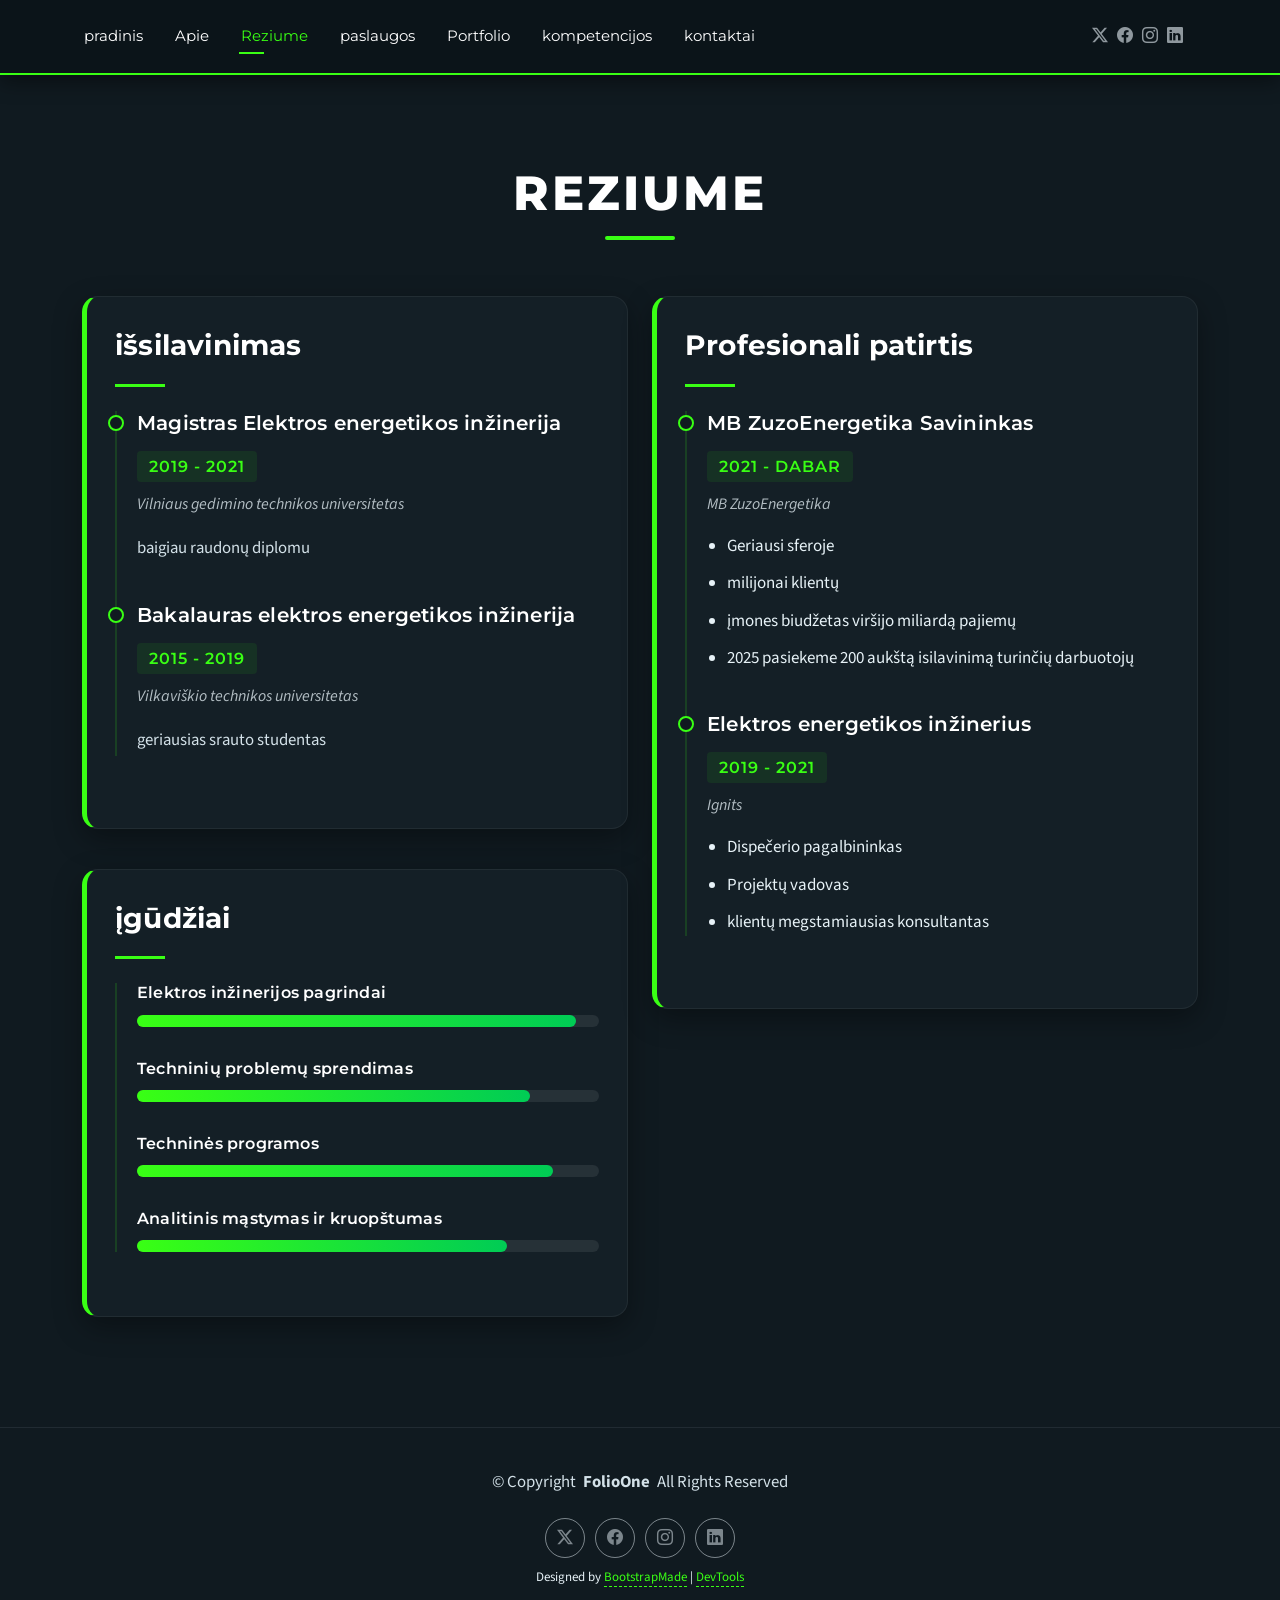
<file: resume.html>
<!DOCTYPE html>
<html lang="en">

<head>
  <meta charset="utf-8">
  <meta content="width=device-width, initial-scale=1.0" name="viewport">
  <title>Resume - FolioOne Bootstrap Template</title>
  <meta name="description" content="">
  <meta name="keywords" content="">

  <!-- Favicons -->
  <link href="assets/img/favicon.png" rel="icon">
  <link href="assets/img/apple-touch-icon.png" rel="apple-touch-icon">

  <!-- Fonts -->
  <link href="https://fonts.googleapis.com" rel="preconnect">
  <link href="https://fonts.gstatic.com" rel="preconnect" crossorigin>
  <link href="https://fonts.googleapis.com/css2?family=Roboto:ital,wght@0,100;0,300;0,400;0,500;0,700;0,900;1,100;1,300;1,400;1,500;1,700;1,900&family=Poppins:ital,wght@0,100;0,200;0,300;0,400;0,500;0,600;0,700;0,800;0,900;1,100;1,200;1,300;1,400;1,500;1,600;1,700;1,800;1,900&family=Raleway:ital,wght@0,100;0,200;0,300;0,400;0,500;0,600;0,700;0,800;0,900;1,100;1,200;1,300;1,400;1,500;1,600;1,700;1,800;1,900&display=swap" rel="stylesheet">

  <!-- Vendor CSS Files -->
  <link href="assets/vendor/bootstrap/css/bootstrap.min.css" rel="stylesheet">
  <link href="assets/vendor/bootstrap-icons/bootstrap-icons.css" rel="stylesheet">
  <link href="assets/vendor/aos/aos.css" rel="stylesheet">
  <link href="assets/vendor/swiper/swiper-bundle.min.css" rel="stylesheet">
  <link href="assets/vendor/glightbox/css/glightbox.min.css" rel="stylesheet">

  <!-- Main CSS File -->
  <link href="assets/css/main.css" rel="stylesheet">
  <link href="assets/css/custom.css" rel="stylesheet">


  <!-- =======================================================
  * Template Name: FolioOne
  * Template URL: https://bootstrapmade.com/folioone-bootstrap-portfolio-website-template/
  * Updated: Aug 23 2025 with Bootstrap v5.3.7
  * Author: BootstrapMade.com
  * License: https://bootstrapmade.com/license/
  ======================================================== -->
</head>

<body class="resume-page">

  <header id="header" class="header d-flex align-items-center light-background sticky-top">
    <div class="container position-relative d-flex align-items-center justify-content-between">

      <!-- <a href="index.html" class="logo d-flex align-items-center me-auto me-xl-0">
      <img src="assets/img/logo.webp" alt="">
      <h1 class="sitename">FolioOne</h1> 
    </a> -->

      <nav id="navmenu" class="navmenu">
        <ul>
          <li><a href="index.html">pradinis</a></li>
          <li><a href="about.html">Apie</a></li>
          <li><a href="resume.html" class="active">Reziume</a></li>
          <li><a href="services.html">paslaugos</a></li>
          <li><a href="portfolio.html">Portfolio</a></li>
          <li><a href="kompetencijos.html">kompetencijos</a></li> 
          <li><a href="contact.html">kontaktai</a></li>
        </ul>
        <i class="mobile-nav-toggle d-xl-none bi bi-list"></i>
      </nav>

      <div class="header-social-links">
        <a href="#" class="twitter"><i class="bi bi-twitter-x"></i></a>
        <a href="#" class="facebook"><i class="bi bi-facebook"></i></a>
        <a href="#" class="instagram"><i class="bi bi-instagram"></i></a>
        <a href="#" class="linkedin"><i class="bi bi-linkedin"></i></a>
      </div>

    </div>
  </header>

  <main class="main">

    <!-- Resume Section -->
    <section id="resume" class="resume section">

      <!-- Section Title -->
      <div class="container section-title" data-aos="fade-up">
        <h2>Reziume</h2>
      </div><!-- End Section Title -->

      <div class="container" data-aos="fade-up" data-aos-delay="100">

        <div class="row">
          <div class="col-lg-6">

            <!-- Education Section -->
            <div class="resume-item" data-aos="fade-up">
              <h3 class="resume-title">išsilavinimas</h3>

              <div class="resume-content">
                <article class="education-item">
                  <h4>Magistras Elektros energetikos inžinerija</h4>
                  <h5>2019 - 2021</h5>
                  <p class="institution"><em>Vilniaus gedimino technikos universitetas</em></p>
                  <p>baigiau raudonų diplomu</p>
                </article>

                <article class="education-item">
                  <h4>Bakalauras elektros energetikos inžinerija</h4>
                  <h5>2015 - 2019</h5>
                  <p class="institution"><em>Vilkaviškio technikos universitetas</em></p>
                  <p>geriausias srauto studentas</p>
                </article>
              </div>
            </div><!-- End Education Section -->

            <!-- Professional Skills Section -->
            <div class="resume-item skills-animation" data-aos="fade-up">
              <h3 class="resume-title">įgūdžiai</h3>

              <div class="resume-content">
                <div class="skill-item">
                  <h4>Elektros inžinerijos pagrindai</h4>
                  <div class="progress">
                    <div class="progress-bar" role="progressbar" aria-valuenow="95" aria-valuemin="0" aria-valuemax="100"></div>
                  </div>
                </div>

                <div class="skill-item">
                  <h4>Techninių problemų sprendimas</h4>
                  <div class="progress">
                    <div class="progress-bar" role="progressbar" aria-valuenow="85" aria-valuemin="0" aria-valuemax="100"></div>
                  </div>
                </div>

                <div class="skill-item">
                  <h4>Techninės programos</h4>
                  <div class="progress">
                    <div class="progress-bar" role="progressbar" aria-valuenow="90" aria-valuemin="0" aria-valuemax="100"></div>
                  </div>
                </div>

                <div class="skill-item">
                  <h4>Analitinis mąstymas ir kruopštumas</h4>
                  <div class="progress">
                    <div class="progress-bar" role="progressbar" aria-valuenow="80" aria-valuemin="0" aria-valuemax="100"></div>
                  </div>
                </div>
              </div>
            </div><!-- End Professional Skills Section -->
          </div>

          <div class="col-lg-6">
            <!-- Experience Section -->
            <div class="resume-item" data-aos="fade-up" data-aos-delay="100">
              <h3 class="resume-title">Profesionali patirtis</h3>

              <div class="resume-content">
                <article class="experience-item">
                  <h4>MB ZuzoEnergetika Savininkas</h4>
                  <h5>2021 - dabar</h5>
                  <p class="company"><em>MB ZuzoEnergetika</em></p>
                  <ul>
                    <li>Geriausi sferoje</li>
                    <li>milijonai klientų</li>
                    <li>įmones biudžetas viršijo miliardą pajiemų</li>
                    <li>2025 pasiekeme 200 aukštą isilavinimą turinčių darbuotojų</li>
                  </ul>
                </article>

                <article class="experience-item">
                  <h4>Elektros energetikos inžinerius</h4>
                  <h5>2019 - 2021</h5>
                  <p class="company"><em>Ignits</em></p>
                  <ul>
                    <li>Dispečerio pagalbininkas</li>
                    <li>Projektų vadovas</li>
                    <li>klientų megstamiausias konsultantas</li>
                    
                  </ul>
                </article>

           
              </div>
            </div><!-- End Experience Section -->
          </div>
        </div>

      </div>

    </section><!-- /Resume Section -->

  </main>

  <footer id="footer" class="footer">

    <div class="container">
      <div class="copyright text-center ">
        <p>© <span>Copyright</span> <strong class="px-1 sitename">FolioOne</strong> <span>All Rights Reserved<br></span></p>
      </div>
      <div class="social-links d-flex justify-content-center">
        <a href=""><i class="bi bi-twitter-x"></i></a>
        <a href=""><i class="bi bi-facebook"></i></a>
        <a href=""><i class="bi bi-instagram"></i></a>
        <a href=""><i class="bi bi-linkedin"></i></a>
      </div>
      <div class="credits">
        <!-- All the links in the footer should remain intact. -->
        <!-- You can delete the links only if you've purchased the pro version. -->
        <!-- Licensing information: https://bootstrapmade.com/license/ -->
        <!-- Purchase the pro version with working PHP/AJAX contact form: [buy-url] -->
        Designed by <a href="https://bootstrapmade.com/">BootstrapMade</a> | <a href="https://bootstrapmade.com/tools/">DevTools</a>
      </div>
    </div>

  </footer>

  <!-- Scroll Top -->
  <a href="#" id="scroll-top" class="scroll-top d-flex align-items-center justify-content-center"><i class="bi bi-arrow-up-short"></i></a>

  <!-- Preloader -->
  <div id="preloader"></div>

  <!-- Vendor JS Files -->
  <script src="assets/vendor/bootstrap/js/bootstrap.bundle.min.js"></script>
  <script src="assets/vendor/php-email-form/validate.js"></script>
  <script src="assets/vendor/aos/aos.js"></script>
  <script src="assets/vendor/typed.js/typed.umd.js"></script>
  <script src="assets/vendor/waypoints/noframework.waypoints.js"></script>
  <script src="assets/vendor/purecounter/purecounter_vanilla.js"></script>
  <script src="assets/vendor/swiper/swiper-bundle.min.js"></script>
  <script src="assets/vendor/imagesloaded/imagesloaded.pkgd.min.js"></script>
  <script src="assets/vendor/isotope-layout/isotope.pkgd.min.js"></script>
  <script src="assets/vendor/glightbox/js/glightbox.min.js"></script>

  <!-- Main JS File -->
  <script src="assets/js/main.js"></script>

</body>

</html>
</file>
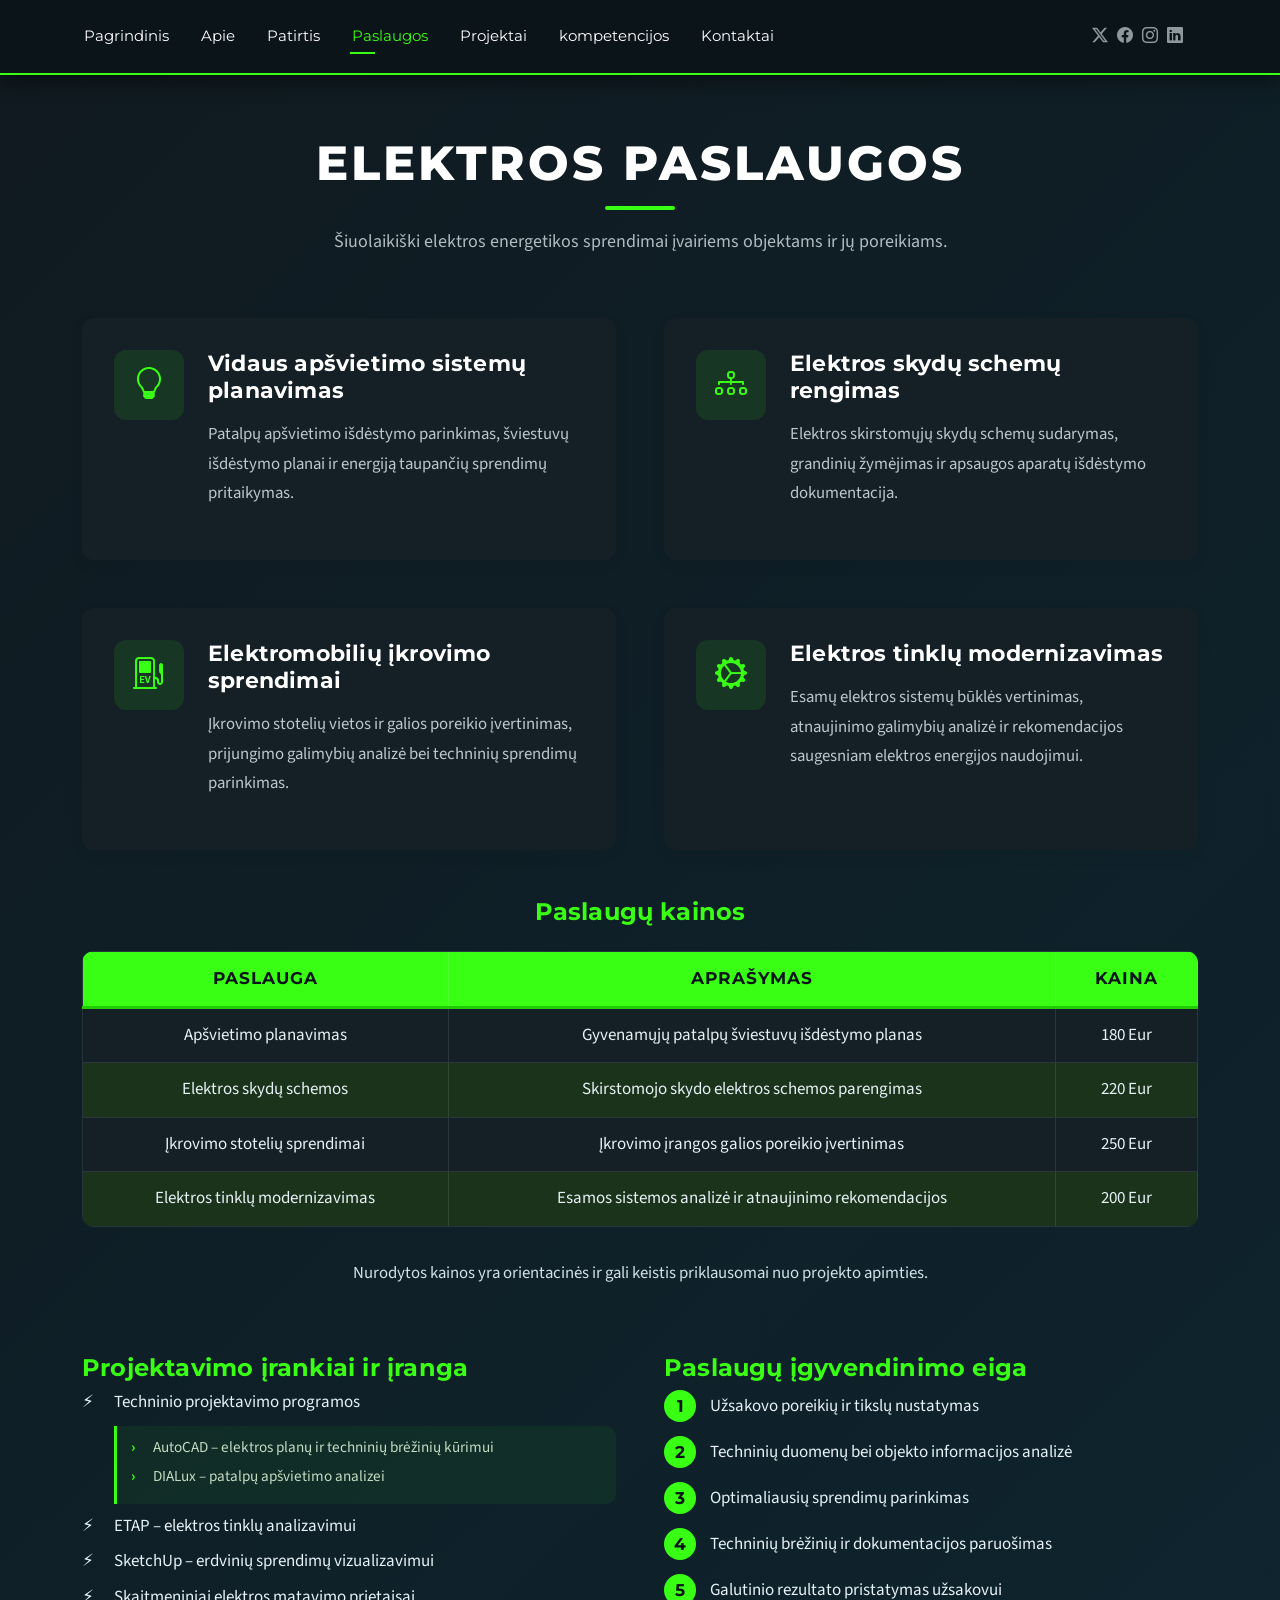
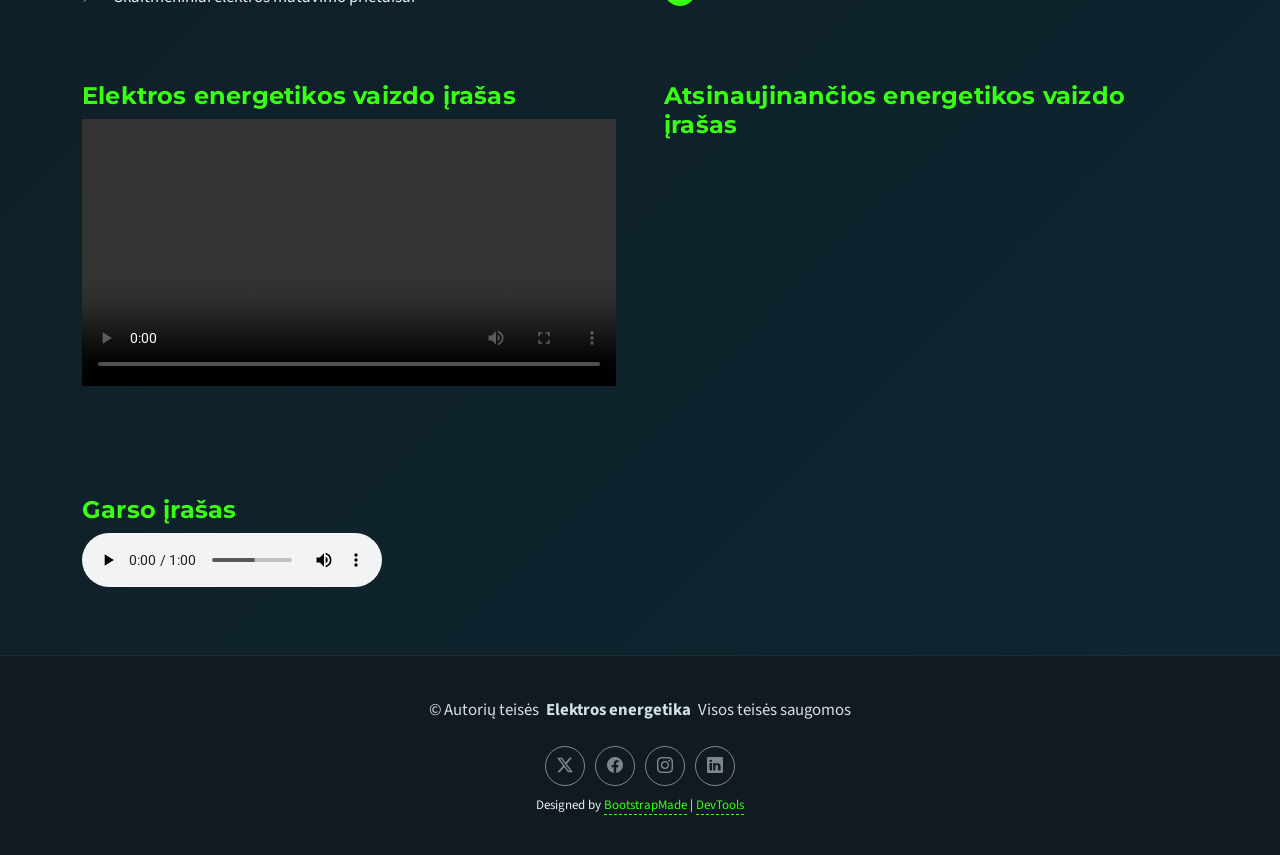
<file: services.html>
<!DOCTYPE html>
<html lang="lt">

<head>
<meta charset="utf-8">
<meta content="width=device-width, initial-scale=1.0" name="viewport">
<title>Paslaugos – Elektros energetika</title>
<meta name="description" content="Elektros energetikos projektavimo, apšvietimo ir modernizavimo paslaugos.">
<meta name="keywords" content="elektros projektavimas, apšvietimas, elektros skydai, elektromobilių įkrovimas">

<link href="assets/img/favicon.png?v=2" rel="icon">
<link href="assets/img/apple-touch-icon.png?v=2" rel="apple-touch-icon">

<link href="https://fonts.googleapis.com" rel="preconnect">
<link href="https://fonts.gstatic.com" rel="preconnect" crossorigin>
<link href="https://fonts.googleapis.com/css2?family=Roboto:wght@400;500;700;900&family=Poppins:wght@400;500;600;700;800&family=Raleway:wght@400;500;600;700;800&display=swap" rel="stylesheet">

<link href="assets/vendor/bootstrap/css/bootstrap.min.css" rel="stylesheet">
<link href="assets/vendor/bootstrap-icons/bootstrap-icons.css" rel="stylesheet">
<link href="assets/vendor/aos/aos.css" rel="stylesheet">
<link href="assets/vendor/swiper/swiper-bundle.min.css" rel="stylesheet">
<link href="assets/vendor/glightbox/css/glightbox.min.css" rel="stylesheet">

<link href="assets/css/main.css" rel="stylesheet">
<link href="assets/css/custom.css" rel="stylesheet">

</head>

<body class="services-page">

<header id="header" class="header d-flex align-items-center light-background sticky-top">
<div class="container position-relative d-flex align-items-center justify-content-between">

<nav id="navmenu" class="navmenu">
<ul>
<li><a href="index.html">Pagrindinis</a></li>
<li><a href="about.html">Apie</a></li>
<li><a href="resume.html">Patirtis</a></li>
<li><a href="services.html" class="active">Paslaugos</a></li>
<li><a href="portfolio.html">Projektai</a></li>
 <li><a href="kompetencijos.html">kompetencijos</a></li>
<li><a href="contact.html">Kontaktai</a></li>
</ul>
<i class="mobile-nav-toggle d-xl-none bi bi-list"></i>
</nav>

<div class="header-social-links">
<a href="#" class="twitter"><i class="bi bi-twitter-x"></i></a>
<a href="#" class="facebook"><i class="bi bi-facebook"></i></a>
<a href="#" class="instagram"><i class="bi bi-instagram"></i></a>
<a href="#" class="linkedin"><i class="bi bi-linkedin"></i></a>
</div>

</div>
</header>

<main class="main">

<section id="services" class="services section">

<div class="container section-title" data-aos="fade-up">
<h2>Elektros paslaugos</h2>
<p>Šiuolaikiški elektros energetikos sprendimai įvairiems objektams ir jų poreikiams.</p>
</div>

<div class="container" data-aos="fade-up" data-aos-delay="100">

<div class="row justify-content-center g-5">

<div class="col-md-6" data-aos="fade-right" data-aos-delay="100">
<div class="service-item">
<div class="service-icon">
<i class="bi bi-lightbulb"></i>
</div>
<div class="service-content">
<h3>Vidaus apšvietimo sistemų planavimas</h3>
<p>Patalpų apšvietimo išdėstymo parinkimas, šviestuvų išdėstymo planai ir energiją taupančių sprendimų pritaikymas.</p>
</div>
</div>
</div>

<div class="col-md-6" data-aos="fade-left" data-aos-delay="100">
<div class="service-item">
<div class="service-icon">
<i class="bi bi-diagram-3"></i>
</div>
<div class="service-content">
<h3>Elektros skydų schemų rengimas</h3>
<p>Elektros skirstomųjų skydų schemų sudarymas, grandinių žymėjimas ir apsaugos aparatų išdėstymo dokumentacija.</p>
</div>
</div>
</div>

<div class="col-md-6" data-aos="fade-right" data-aos-delay="200">
<div class="service-item">
<div class="service-icon">
<i class="bi bi-ev-station"></i>
</div>
<div class="service-content">
<h3>Elektromobilių įkrovimo sprendimai</h3>
<p>Įkrovimo stotelių vietos ir galios poreikio įvertinimas, prijungimo galimybių analizė bei techninių sprendimų parinkimas.</p>
</div>
</div>
</div>

<div class="col-md-6" data-aos="fade-left" data-aos-delay="200">
<div class="service-item">
<div class="service-icon">
<i class="bi bi-gear-wide-connected"></i>
</div>
<div class="service-content">
<h3>Elektros tinklų modernizavimas</h3>
<p>Esamų elektros sistemų būklės vertinimas, atnaujinimo galimybių analizė ir rekomendacijos saugesniam elektros energijos naudojimui.</p>
</div>
</div>
</div>

</div>

<div class="services-table mt-5" data-aos="fade-up">
<h3 class="text-center mb-4">Paslaugų kainos</h3>
<div class="table-responsive">
<table class="table table-bordered align-middle">
<thead>
<tr>
<th>Paslauga</th>
<th>Aprašymas</th>
<th>Kaina</th>
</tr>
</thead>
<tbody>
<tr>
<td>Apšvietimo planavimas</td>
<td>Gyvenamųjų patalpų šviestuvų išdėstymo planas</td>
<td>180 Eur</td>
</tr>
<tr>
<td>Elektros skydų schemos</td>
<td>Skirstomojo skydo elektros schemos parengimas</td>
<td>220 Eur</td>
</tr>
<tr>
<td>Įkrovimo stotelių sprendimai</td>
<td>Įkrovimo įrangos galios poreikio įvertinimas</td>
<td>250 Eur</td>
</tr>
<tr>
<td>Elektros tinklų modernizavimas</td>
<td>Esamos sistemos analizė ir atnaujinimo rekomendacijos</td>
<td>200 Eur</td>
</tr>
</tbody>
</table>
</div>
<p class="text-center mt-3">Nurodytos kainos yra orientacinės ir gali keistis priklausomai nuo projekto apimties.</p>
</div>

<div class="row g-5 mt-2 services-lists" data-aos="fade-up">

<div class="col-md-6">
<h3>Projektavimo įrankiai ir įranga</h3>
<ul>
<li>Techninio projektavimo programos
<ul>
<li>AutoCAD – elektros planų ir techninių brėžinių kūrimui</li>
<li>DIALux – patalpų apšvietimo analizei</li>
</ul>
</li>
<li>ETAP – elektros tinklų analizavimui</li>
<li>SketchUp – erdvinių sprendimų vizualizavimui</li>
<li>Skaitmeniniai elektros matavimo prietaisai</li>
</ul>
</div>

<div class="col-md-6">
<h3>Paslaugų įgyvendinimo eiga</h3>
<ol>
<li>Užsakovo poreikių ir tikslų nustatymas</li>
<li>Techninių duomenų bei objekto informacijos analizė</li>
<li>Optimaliausių sprendimų parinkimas</li>
<li>Techninių brėžinių ir dokumentacijos paruošimas</li>
<li>Galutinio rezultato pristatymas užsakovui</li>
</ol>
</div>

</div>

<div class="row g-5 mt-2" data-aos="fade-up">

<div class="col-md-6">
<h3>Elektros energetikos vaizdo įrašas</h3>
<video controls width="960" height="540" class="img-fluid">
<source src="assets/img/7534244-hd_1920_1080_25fps.mp4" type="video/mp4">
Jūsų naršyklė nepalaiko vaizdo įrašų.
</video>
</div>

<div class="col-md-6">
<h3>Atsinaujinančios energetikos vaizdo įrašas</h3>
<div class="ratio ratio-16x9">
<iframe src="https://www.youtube.com/embed/BoUVIhtqjAw" title="Atsinaujinanti energetika" allow="accelerometer; autoplay; clipboard-write; encrypted-media; gyroscope; picture-in-picture" allowfullscreen></iframe>
</div>
</div>

<div class="col-12">
<h3>Garso įrašas</h3>
<audio controls>
<source src="assets/img/spinopel-quartz-clock-ticking-one-minute-253102.mp3" type="audio/mpeg">
Jūsų naršyklė nepalaiko garso įrašų.
</audio>
</div>

</div>

</div>

</section>

</main>

<footer id="footer" class="footer">

<div class="container">
<div class="copyright text-center">
<p>© <span>Autorių teisės</span> <strong class="px-1 sitename">Elektros energetika</strong> <span>Visos teisės saugomos</span></p>
</div>

<div class="social-links d-flex justify-content-center">
<a href="#"><i class="bi bi-twitter-x"></i></a>
<a href="#"><i class="bi bi-facebook"></i></a>
<a href="#"><i class="bi bi-instagram"></i></a>
<a href="#"><i class="bi bi-linkedin"></i></a>
</div>

<div class="credits">
Designed by <a href="https://bootstrapmade.com/">BootstrapMade</a> | <a href="https://bootstrapmade.com/tools/">DevTools</a>
</div>
</div>

</footer>

<a href="#" id="scroll-top" class="scroll-top d-flex align-items-center justify-content-center">
<i class="bi bi-arrow-up-short"></i>
</a>

<div id="preloader"></div>

<script src="assets/vendor/bootstrap/js/bootstrap.bundle.min.js"></script>
<script src="assets/vendor/php-email-form/validate.js"></script>
<script src="assets/vendor/aos/aos.js"></script>
<script src="assets/vendor/typed.js/typed.umd.js"></script>
<script src="assets/vendor/waypoints/noframework.waypoints.js"></script>
<script src="assets/vendor/purecounter/purecounter_vanilla.js"></script>
<script src="assets/vendor/swiper/swiper-bundle.min.js"></script>
<script src="assets/vendor/imagesloaded/imagesloaded.pkgd.min.js"></script>
<script src="assets/vendor/isotope-layout/isotope.pkgd.min.js"></script>
<script src="assets/vendor/glightbox/js/glightbox.min.js"></script>
<script src="assets/js/main.js"></script>

</body>
</html>
</file>
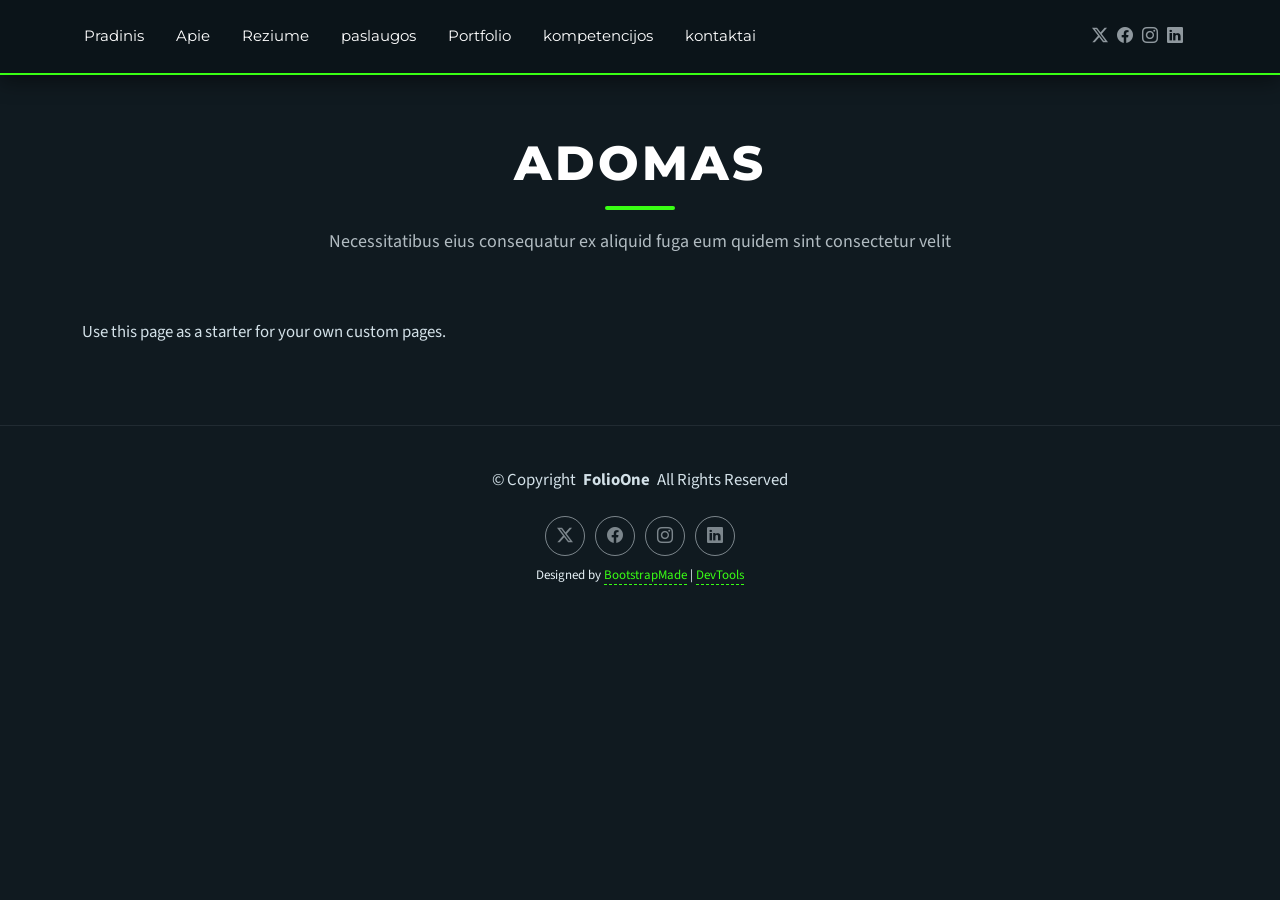
<file: starter-page.html>
<!DOCTYPE html>
<html lang="en">

<head>
  <meta charset="utf-8">
  <meta content="width=device-width, initial-scale=1.0" name="viewport">
  <title>Starter Page - FolioOne Bootstrap Template</title>
  <meta name="description" content="">
  <meta name="keywords" content="">

  <!-- Favicons -->
  <link href="assets/img/oco.png" rel="icon">
  <link href="assets/img/oco.png" rel="apple-touch-icon">

  <!-- Fonts -->
  <link href="https://fonts.googleapis.com" rel="preconnect">
  <link href="https://fonts.gstatic.com" rel="preconnect" crossorigin>
  <link href="https://fonts.googleapis.com/css2?family=Roboto:ital,wght@0,100;0,300;0,400;0,500;0,700;0,900;1,100;1,300;1,400;1,500;1,700;1,900&family=Poppins:ital,wght@0,100;0,200;0,300;0,400;0,500;0,600;0,700;0,800;0,900;1,100;1,200;1,300;1,400;1,500;1,600;1,700;1,800;1,900&family=Raleway:ital,wght@0,100;0,200;0,300;0,400;0,500;0,600;0,700;0,800;0,900;1,100;1,200;1,300;1,400;1,500;1,600;1,700;1,800;1,900&display=swap" rel="stylesheet">

  <!-- Vendor CSS Files -->
  <link href="assets/vendor/bootstrap/css/bootstrap.min.css" rel="stylesheet">
  <link href="assets/vendor/bootstrap-icons/bootstrap-icons.css" rel="stylesheet">
  <link href="assets/vendor/aos/aos.css" rel="stylesheet">
  <link href="assets/vendor/swiper/swiper-bundle.min.css" rel="stylesheet">
  <link href="assets/vendor/glightbox/css/glightbox.min.css" rel="stylesheet">

  <!-- Main CSS File -->
  <link href="assets/css/main.css" rel="stylesheet">
  <link href="assets/css/custom.css" rel="stylesheet">

  <!-- =======================================================
  * Template Name: FolioOne
  * Template URL: https://bootstrapmade.com/folioone-bootstrap-portfolio-website-template/
  * Updated: Aug 23 2025 with Bootstrap v5.3.7
  * Author: BootstrapMade.com
  * License: https://bootstrapmade.com/license/
  ======================================================== -->
</head>

<body class="starter-page-page">

  <header id="header" class="header d-flex align-items-center light-background sticky-top">
    <div class="container position-relative d-flex align-items-center justify-content-between">

      <!-- <a href="index.html" class="logo d-flex align-items-center me-auto me-xl-0">
      <img src="assets/img/logo.webp" alt="">
      <h1 class="sitename">FolioOne</h1> 
    </a> -->

      <nav id="navmenu" class="navmenu">
        <ul>
          <li><a href="index.html">Pradinis</a></li>
          <li><a href="about.html">Apie</a></li>
          <li><a href="resume.html">Reziume</a></li>
          <li><a href="services.html">paslaugos</a></li>
          <li><a href="portfolio.html">Portfolio</a></li>
          <li><a href="kompetencijos.html">kompetencijos</a></li>
          <li><a href="contact.html">kontaktai</a></li>
        </ul>
        <i class="mobile-nav-toggle d-xl-none bi bi-list"></i>
      </nav>

      <div class="header-social-links">
        <a href="#" class="twitter"><i class="bi bi-twitter-x"></i></a>
        <a href="#" class="facebook"><i class="bi bi-facebook"></i></a>
        <a href="#" class="instagram"><i class="bi bi-instagram"></i></a>
        <a href="#" class="linkedin"><i class="bi bi-linkedin"></i></a>
      </div>

    </div>
  </header>

  <main class="main">

    <!-- Starter Section Section -->
    <section id="starter-section" class="starter-section section">

      <!-- Section Title -->
      <div class="container section-title" data-aos="fade-up">
        <h2>Adomas</h2>
        <p>Necessitatibus eius consequatur ex aliquid fuga eum quidem sint consectetur velit</p>
      </div><!-- End Section Title -->

      <div class="container" data-aos="fade-up">
        <p>Use this page as a starter for your own custom pages.</p>
      </div>

    </section><!-- /Starter Section Section -->

  </main>

  <footer id="footer" class="footer">

    <div class="container">
      <div class="copyright text-center ">
        <p>© <span>Copyright</span> <strong class="px-1 sitename">FolioOne</strong> <span>All Rights Reserved<br></span></p>
      </div>
      <div class="social-links d-flex justify-content-center">
        <a href=""><i class="bi bi-twitter-x"></i></a>
        <a href=""><i class="bi bi-facebook"></i></a>
        <a href=""><i class="bi bi-instagram"></i></a>
        <a href=""><i class="bi bi-linkedin"></i></a>
      </div>
      <div class="credits">
        <!-- All the links in the footer should remain intact. -->
        <!-- You can delete the links only if you've purchased the pro version. -->
        <!-- Licensing information: https://bootstrapmade.com/license/ -->
        <!-- Purchase the pro version with working PHP/AJAX contact form: [buy-url] -->
        Designed by <a href="https://bootstrapmade.com/">BootstrapMade</a> | <a href="https://bootstrapmade.com/tools/">DevTools</a>
      </div>
    </div>

  </footer>

  <!-- Scroll Top -->
  <a href="#" id="scroll-top" class="scroll-top d-flex align-items-center justify-content-center"><i class="bi bi-arrow-up-short"></i></a>

  <!-- Preloader -->
  <div id="preloader"></div>

  <!-- Vendor JS Files -->
  <script src="assets/vendor/bootstrap/js/bootstrap.bundle.min.js"></script>
  <script src="assets/vendor/php-email-form/validate.js"></script>
  <script src="assets/vendor/aos/aos.js"></script>
  <script src="assets/vendor/typed.js/typed.umd.js"></script>
  <script src="assets/vendor/waypoints/noframework.waypoints.js"></script>
  <script src="assets/vendor/purecounter/purecounter_vanilla.js"></script>
  <script src="assets/vendor/swiper/swiper-bundle.min.js"></script>
  <script src="assets/vendor/imagesloaded/imagesloaded.pkgd.min.js"></script>
  <script src="assets/vendor/isotope-layout/isotope.pkgd.min.js"></script>
  <script src="assets/vendor/glightbox/js/glightbox.min.js"></script>

  <!-- Main JS File -->
  <script src="assets/js/main.js"></script>

</body>

</html>
</file>
<file: assets/css/custom.css>
@import url("https://fonts.googleapis.com/css2?family=Montserrat:wght@500;600;700;800&family=Source+Sans+3:wght@400;600&display=swap");

:root {
--accent-color: #39ff14;
--accent-dark: #20cc00;
--contrast-color: #0b1419;
--nav-hover-color: #39ff14;
--nav-dropdown-hover-color: #00ff80;
--default-font: "Source Sans 3", system-ui, -apple-system, "Segoe UI", Arial, sans-serif;
--heading-font: "Montserrat", sans-serif;
--nav-font: "Montserrat", sans-serif;
}

body {
font-size: 17px;
}

h1, h2, h3, h4, h5, h6 {
font-family: var(--heading-font);
letter-spacing: 0.2px;
}

h1 {
font-size: 3.2rem;
font-weight: 800;
}

h2 {
font-size: 2.2rem;
font-weight: 700;
}

h3 {
font-size: 1.5rem;
font-weight: 700;
color: var(--accent-color);
}

h4 {
font-size: 1.2rem;
font-weight: 600;
}

h5 {
font-size: 1rem;
font-weight: 600;
text-transform: uppercase;
letter-spacing: 1px;
}

h6 {
font-size: 0.9rem;
font-weight: 600;
text-transform: uppercase;
}

.section-title h2 {
font-size: 3rem;
font-weight: 800;
text-transform: uppercase;
letter-spacing: 3px;
margin-bottom: 1rem;
}

.section-title h2::after {
content: "";
display: block;
width: 70px;
height: 4px;
margin: 14px auto 0;
border-radius: 2px;
background: var(--accent-color);
}

@media (max-width: 768px) {
h1 {
font-size: 2.4rem;
}

.section-title h2 {
font-size: 2.1rem;
}
}

p {
font-size: 1.05rem;
line-height: 1.75;
color: #d3e1e8;
margin-bottom: 1.1rem;
}

.hero .hero-actions .btn,
.portfolio .btn-primary,
.about .intro-content .cta-group .btn-ghost {
border-radius: 8px;
padding: 12px 28px;
font-family: var(--heading-font);
font-weight: 700;
text-transform: uppercase;
letter-spacing: 1px;
font-size: 0.85rem;
transition: all 0.25s ease;
}

.hero .hero-actions .btn.btn-primary,
.portfolio .btn-primary {
background: var(--accent-color);
border: 2px solid var(--accent-color);
color: var(--contrast-color);
box-shadow: 0 6px 18px rgba(57, 255, 20, 0.25);
}

.hero .hero-actions .btn.btn-outline,
.about .intro-content .cta-group .btn-ghost {
background: transparent;
border: 2px solid var(--accent-color);
color: var(--accent-color);
}

.hero .hero-actions .btn.btn-primary:hover,
.portfolio .btn-primary:hover {
background: var(--accent-dark);
border-color: var(--accent-dark);
color: var(--contrast-color);
transform: translateY(-3px);
box-shadow: 0 10px 24px rgba(57, 255, 20, 0.35);
}

.hero .hero-actions .btn.btn-outline:hover,
.about .intro-content .cta-group .btn-ghost:hover {
background: var(--accent-color);
color: var(--contrast-color);
transform: translateY(-3px);
}

.hero .hero-actions .btn:active,
.portfolio .btn-primary:active,
.about .intro-content .cta-group .btn-ghost:active {
transform: translateY(1px) scale(0.97);
box-shadow: none;
}

a {
color: var(--accent-color);
}

a:hover {
color: #9aff80;
}

.about .intro-content .cta-group .link-underline {
color: var(--accent-color);
font-weight: 600;
}

.about .intro-content .cta-group .link-underline:hover {
color: #95ff80;
}

.footer .credits a {
color: var(--accent-color);
border-bottom: 1px dashed var(--accent-color);
}

.footer .credits a:hover {
color: #80ff80;
border-bottom-style: solid;
}

.about.section,
.skills.section,
.resume.section,
.portfolio.section {
padding: 90px 0 70px;
}

.about .section-title,
.resume .section-title,
.portfolio .section-title {
padding-bottom: 40px;
}

.resume .resume-item {
margin-bottom: 2.5rem;
}

.portfolio .portfolio-card {
margin-bottom: 10px;
}

.about .intro-content {
background: var(--surface-color);
border: 1px solid rgba(57, 255, 20, 0.25);
border-radius: 18px;
padding: 36px;
box-shadow: 0 12px 30px rgba(0, 0, 0, 0.35);
}

.about .profile-figure .profile-photo {
border: 4px solid var(--accent-color);
border-radius: 24px;
box-shadow: 0 14px 34px rgba(0, 0, 0, 0.45);
}

.skills .skill-box {
border: 1px solid rgba(255, 255, 255, 0.08);
border-top: 4px solid var(--accent-color);
border-radius: 14px;
padding: 28px 24px;
box-shadow: 0 8px 22px rgba(0, 0, 0, 0.3);
}

.resume .resume-item {
background: var(--surface-color);
border: 1px solid rgba(255, 255, 255, 0.06);
border-left: 5px solid var(--accent-color);
border-radius: 16px;
padding: 32px 28px;
box-shadow: 0 10px 28px rgba(0, 0, 0, 0.35);
}

.portfolio .portfolio-card {
border: 1px solid rgba(57, 255, 20, 0.2);
border-radius: 18px;
box-shadow: 0 10px 26px rgba(0, 0, 0, 0.4);
}

.portfolio .portfolio-card:hover {
border-color: var(--accent-color);
box-shadow: 0 16px 36px rgba(0, 0, 0, 0.5);
}

.portfolio .portfolio-card .portfolio-info {
padding: 22px 24px 26px;
}

.header {
background-color: rgba(11, 20, 25, 0.92);
border-bottom: 2px solid var(--accent-color);
box-shadow: 0 6px 20px rgba(0, 0, 0, 0.45);
padding: 10px 0;
backdrop-filter: blur(8px);
}

.scroll-top {
background-color: var(--accent-color);
width: 48px;
height: 48px;
border-radius: 12px;
border: 2px solid #9aff80;
box-shadow: 0 8px 20px rgba(57, 255, 20, 0.4);
}

.scroll-top i {
color: var(--contrast-color);
}

.scroll-top:hover {
background-color: var(--accent-dark);
}

.skills .skill-box .progress,
.resume .skill-item .progress {
height: 12px;
border-radius: 20px;
background-color: rgba(255, 255, 255, 0.08);
}

.skills .skill-box .progress .progress-bar,
.resume .skill-item .progress .progress-bar {
background: linear-gradient(90deg, #39ff14, #00cc55);
border-radius: 20px;
}

.services-lists ul {
list-style: none;
padding-left: 0;
}

.services-lists ul > li {
position: relative;
padding-left: 32px;
margin-bottom: 10px;
}

.services-lists ul > li::before {
content: "⚡";
position: absolute;
left: 0;
top: 0;
}

.services-lists ul ul {
margin-top: 10px;
padding: 10px 14px;
border-left: 3px solid var(--accent-color);
border-radius: 0 10px 10px 0;
background: rgba(57, 255, 20, 0.06);
}

.services-lists ul ul > li {
padding-left: 22px;
margin-bottom: 6px;
font-size: 0.95rem;
color: #c4dbc3;
}

.services-lists ul ul > li::before {
content: "›";
color: var(--accent-color);
font-weight: 700;
}

.services-lists ol {
list-style: none;
padding-left: 0;
counter-reset: etapas;
}

.services-lists ol > li {
counter-increment: etapas;
position: relative;
padding-left: 46px;
margin-bottom: 14px;
min-height: 32px;
line-height: 32px;
}

.services-lists ol > li::before {
content: counter(etapas);
position: absolute;
left: 0;
top: 0;
width: 32px;
height: 32px;
border-radius: 50%;
background: var(--accent-color);
color: var(--contrast-color);
font-family: var(--heading-font);
font-weight: 700;
text-align: center;
line-height: 32px;
}

.services-table .table {
--bs-table-bg: var(--surface-color);
--bs-table-color: var(--default-color);
--bs-table-border-color: rgba(255, 255, 255, 0.1);
border-radius: 12px;
overflow: hidden;
}

.services-table .table th,
.services-table .table td {
padding: 14px 18px;
text-align: center;
vertical-align: middle;
}

.services-table .table thead th {
background-color: var(--accent-color);
color: var(--contrast-color);
font-family: var(--heading-font);
font-weight: 700;
text-transform: uppercase;
letter-spacing: 1px;
border-bottom: 3px solid var(--accent-dark);
}

.services-table .table tbody tr:nth-child(even) > td {
background-color: #1b331b;
}

.services-table .table tbody tr:hover > td {
background-color: rgba(57, 255, 20, 0.15);
color: #ffffff;
}



.kanban {
display: grid;
grid-template-columns: repeat(3, minmax(0, 1fr));
gap: 25px;
margin-top: 40px;
align-items: start;
}

.kanban-column {
background: var(--surface-color);
border: 1px solid rgba(255,255,255,0.09);
border-top: none;
border-radius: 18px;
padding: 20px;
box-shadow: 0 12px 30px rgba(0,0,0,0.22);
position: relative;
overflow: hidden;
}

.kanban-column::before {
content: "";
position: absolute;
height: 5px;
top: 0;
left: 0;
right: 0;
}

.kanban-column.planuojama::before {
background: #ff9f43;
}

.kanban-column.mokomasi::before {
background: #4dabf7;
}

.kanban-column.atlikta::before {
background: #51cf66;
}

.kanban-column h3 {
font-size: 1.25rem;
font-weight: 700;
color: #ffffff;
padding: 8px 0 18px;
margin-bottom: 20px;
display: flex;
align-items: center;
gap: 10px;
border-bottom: 1px solid rgba(255,255,255,0.12);
}

.kanban-column.planuojama h3 i {
color: #ff9f43;
}

.kanban-column.mokomasi h3 i {
color: #4dabf7;
}

.kanban-column.atlikta h3 i {
color: #51cf66;
}

.skill-card {
display: grid;
grid-template-columns: 42px 1fr;
gap: 12px;
align-items: center;
background: rgba(27,42,51,0.85);
border: 1px solid rgba(255,255,255,0.08);
border-radius: 13px;
padding: 16px 13px;
margin-bottom: 14px;
position: relative;
transition: 0.3s ease;
}

.skill-card:hover {
transform: scale(1.025);
background: #243944;
box-shadow: 0 8px 20px rgba(0,0,0,0.3);
}

.skill-card > i {
width: 42px;
height: 42px;
display: flex;
justify-content: center;
align-items: center;
border-radius: 11px;
background: rgba(255,255,255,0.08);
color: var(--accent-color);
font-size: 1.5rem;
}

.skill-card h4 {
font-size: 0.98rem;
font-weight: 600;
color: #ffffff;
line-height: 1.4;
margin-bottom: 10px;
}

.skill-status,
.skill-xp {
display: inline-block;
font-size: 0.73rem;
padding: 5px 8px;
border-radius: 5px;
margin: 2px 3px 0 0;
}

.skill-status {
background: rgba(255,255,255,0.09);
color: #e7f2f7;
}

.skill-xp {
background: var(--accent-color);
color: var(--contrast-color);
font-weight: 700;
}

.xp-info {
display: grid;
grid-template-columns: repeat(3, 1fr);
gap: 22px;
}

.xp-box {
min-height: 125px;
display: flex;
align-items: center;
gap: 20px;
background: var(--surface-color);
border: 1px solid rgba(255,255,255,0.1);
border-radius: 18px;
padding: 22px;
position: relative;
overflow: hidden;
transition: 0.3s ease;
}

.xp-box::after {
content: "";
position: absolute;
width: 80px;
height: 80px;
right: -25px;
bottom: -30px;
border: 2px solid rgba(245,179,1,0.15);
border-radius: 50%;
}

.xp-box:hover {
transform: translateY(-7px);
border-color: var(--accent-color);
}

.xp-box i {
font-size: 2.5rem;
color: var(--accent-color);
}

.xp-box span {
display: block;
font-size: 0.8rem;
color: #b8c7cf;
margin-bottom: 7px;
}

.xp-box strong {
font-size: 1.6rem;
font-weight: 800;
color: #ffffff;
}

.xp-progress {
margin-top: 30px;
padding: 25px;
background: var(--surface-color);
border-radius: 18px;
border: 1px solid rgba(255,255,255,0.08);
}

.xp-progress p {
font-size: 0.95rem;
font-weight: 600;
margin-bottom: 16px;
}

.xp-bar {
height: 17px;
background: rgba(255,255,255,0.12);
border-radius: 20px;
overflow: hidden;
}

.xp-bar-fill {
height: 100%;
background: linear-gradient(90deg, #ff9f43, var(--accent-color));
border-radius: 20px;
color: transparent;
font-size: 0;
animation: xpLoading 1.8s ease;
position: relative;
}

.xp-bar-fill::after {
content: "";
position: absolute;
inset: 0;
background: linear-gradient(
110deg,
transparent 25%,
rgba(255,255,255,0.35) 50%,
transparent 75%
);
animation: blizgesys 2.5s infinite;
}

@keyframes xpLoading {
from {
width: 0;
}
}

@keyframes blizgesys {
from {
transform: translateX(-100%);
}
to {
transform: translateX(100%);
}
}

.skill-stats {
display: grid;
grid-template-columns: repeat(3, 1fr);
gap: 15px;
margin-top: 22px;
}

.skill-stats .stat {
background: var(--surface-color);
padding: 18px;
border-radius: 12px;
text-align: center;
border: 1px solid rgba(255,255,255,0.07);
font-size: 0.9rem;
transition: 0.3s ease;
}

.skill-stats .stat:hover {
transform: translateY(-4px);
}

.skill-stats .stat i {
display: block;
font-size: 1.5rem;
color: var(--accent-color);
margin-bottom: 8px;
}

.skill-stats .stat strong {
display: block;
color: #ffffff;
font-size: 1.3rem;
margin-top: 5px;
}

@media (max-width: 992px) {
.kanban {
grid-template-columns: repeat(2, 1fr);
}

.xp-info {
grid-template-columns: repeat(2, 1fr);
}
}

@media (max-width: 768px) {
.kanban,
.xp-info,
.skill-stats {
grid-template-columns: 1fr;
}

.xp-box {
min-height: 100px;
}
}

.services.section {
background: linear-gradient(-45deg, #101a20, #2b2205, #0d2a36, #101a20);
background-size: 400% 400%;
animation: gradientas 12s ease infinite;
}

@keyframes gradientas {
0% {
background-position: 0% 50%;
}
50% {
background-position: 100% 50%;
}
100% {
background-position: 0% 50%;
}
}

.about.section {
position: relative;
overflow: hidden;
}

.about-shapes .shape {
position: absolute;
z-index: 0;
opacity: 0.5;
pointer-events: none;
}

.about .container {
position: relative;
z-index: 1;
}

.shape.circle {
top: 120px;
left: 4%;
width: 70px;
height: 70px;
border-radius: 50%;
border: 6px solid var(--accent-color);
animation: kilimas 5s ease-in-out infinite;
}

.shape.triangle {
top: 60%;
right: 4%;
width: 0;
height: 0;
border-left: 40px solid transparent;
border-right: 40px solid transparent;
border-bottom: 70px solid #4dabf7;
animation: sukimasis 12s linear infinite;
}

.shape.square {
bottom: 60px;
left: 45%;
width: 50px;
height: 50px;
background: #ff7a00;
border-radius: 8px;
animation: didejimas 4s ease-in-out infinite;
}

@keyframes kilimas {
0%, 100% {
transform: translateY(0);
}
50% {
transform: translateY(-25px);
}
}

@keyframes sukimasis {
from {
transform: rotate(0deg);
}
to {
transform: rotate(360deg);
}
}

@keyframes didejimas {
0%, 100% {
transform: scale(1);
}
50% {
transform: scale(1.25);
}
}

.about.section {
position: relative;
overflow: hidden;
}

.about-shapes {
position: absolute;
inset: 0;
width: 100%;
height: 100%;
pointer-events: none;
z-index: 0;
}

.about-shapes .shape {
position: absolute;
display: block;
opacity: 0.9;
pointer-events: none;
}

.about .container {
position: relative;
z-index: 2;
}

.about-shapes .circle {
top: 15%;
left: 5%;
width: 75px;
height: 75px;
border: 5px solid #39ff14;
border-radius: 50%;
animation: kilimas 4s ease-in-out infinite;
}

.about-shapes .triangle {
top: 55%;
right: 7%;
width: 0;
height: 0;
border-left: 40px solid transparent;
border-right: 40px solid transparent;
border-bottom: 70px solid #4dabf7;
animation: sukimasis 7s linear infinite;
}

.about-shapes .square {
bottom: 10%;
left: 48%;
width: 55px;
height: 55px;
background: #ff7a00;
border-radius: 8px;
animation: didejimas 3s ease-in-out infinite;
}

@keyframes kilimas {
0%, 100% {
transform: translateY(0);
}
50% {
transform: translateY(-45px);
}
}

@keyframes sukimasis {
from {
transform: rotate(0deg);
}
to {
transform: rotate(360deg);
}
}

@keyframes didejimas {
0%, 100% {
transform: scale(1);
}
50% {
transform: scale(1.5);
}
}
.contact .contact-form label {
display: block;
min-height: 3em;
margin-bottom: 6px;
font-size: 0.9rem;
color: #d3e1e8;
}

.contact .contact-form .btn {
background-color: var(--accent-color);
color: var(--contrast-color);
font-weight: 700;
margin: 0 6px;
}

.contact .contact-form .btn:hover {
background-color: var(--accent-dark);
}

.contact .contact-form .btn:disabled {
opacity: 0.4;
cursor: not-allowed;
}

.contact .contact-form .btn-isvalyti {
background-color: transparent;
color: var(--accent-color);
border: 2px solid var(--accent-color);
}

.contact .contact-form .btn-isvalyti:hover {
background-color: rgba(245, 179, 1, 0.15);
}

/* 4 – rezultatas */
#formos-rezultatas {
margin-top: 24px;
}

#formos-rezultatas p {
margin-bottom: 4px;
}

#formos-rezultatas .vidurkis {
margin-top: 12px;
font-weight: 700;
color: var(--accent-color);
}

/* PAPILDOMA 1 – klaidos */
.contact .contact-form .form-control.neteisingas {
border-color: #ff6b6b;
}

.klaida-tekstas {
min-height: 1.2em;
margin-top: 4px;
font-size: 0.85rem;
color: #ff6b6b;
}

/* ===== 12 LD ===== */

/* 2 – būsenos pasirinkimas */
.skill-select {
display: block;
margin-top: 8px;
padding: 4px 8px;
font-size: 0.85rem;
color: #e7f2f7;
background: #101a20;
border: 1px solid rgba(255, 255, 255, 0.2);
border-radius: 6px;
cursor: pointer;
}

.skill-select:focus {
outline: none;
border-color: var(--accent-color);
}

.kanban-list {
min-height: 60px;
}

.xp-bar-fill {
transition: width 0.4s ease;
}
</file>
<file: assets/css/main.css>
/**
* Template Name: FolioOne
* Template URL: https://bootstrapmade.com/folioone-bootstrap-portfolio-website-template/
* Updated: Aug 23 2025 with Bootstrap v5.3.7
* Author: BootstrapMade.com
* License: https://bootstrapmade.com/license/
*/

/*--------------------------------------------------------------
# Font & Color Variables
# Help: https://bootstrapmade.com/color-system/
--------------------------------------------------------------*/
/* Fonts */
:root {
  --default-font: "Roboto",  system-ui, -apple-system, "Segoe UI", Roboto, "Helvetica Neue", Arial, "Noto Sans", "Liberation Sans", sans-serif, "Apple Color Emoji", "Segoe UI Emoji", "Segoe UI Symbol", "Noto Color Emoji";
  --heading-font: "Raleway",  sans-serif;
  --nav-font: "Poppins",  sans-serif;
}

/* Global Colors - The following color variables are used throughout the website. Updating them here will change the color scheme of the entire website */
:root { 
  --background-color: #101a20; /* Background color for the entire website, including individual sections */
  --default-color: #e7f2f7; /* Default color used for the majority of the text content across the entire website */
  --heading-color: #ffffff; /* Color for headings, subheadings and title throughout the website */
  --accent-color: #1387c1; /* Accent color that represents your brand on the website. It's used for buttons, links, and other elements that need to stand out */
  --surface-color: #141f26; /* The surface color is used as a background of boxed elements within sections, such as cards, icon boxes, or other elements that require a visual separation from the global background. */
  --contrast-color: #ffffff; /* Contrast color for text, ensuring readability against backgrounds of accent, heading, or default colors. */
}

/* Nav Menu Colors - The following color variables are used specifically for the navigation menu. They are separate from the global colors to allow for more customization options */
:root {
  --nav-color: #ffffff;  /* The default color of the main navmenu links */
  --nav-hover-color: #1387c1; /* Applied to main navmenu links when they are hovered over or active */
  --nav-mobile-background-color: #213642; /* Used as the background color for mobile navigation menu */
  --nav-dropdown-background-color: #051117; /* Used as the background color for dropdown items that appear when hovering over primary navigation items */
  --nav-dropdown-color: #e7f2f7; /* Used for navigation links of the dropdown items in the navigation menu. */
  --nav-dropdown-hover-color: #1387c1; /* Similar to --nav-hover-color, this color is applied to dropdown navigation links when they are hovered over. */
}

/* Color Presets - These classes override global colors when applied to any section or element, providing reuse of the sam color scheme. */

.light-background {
  --background-color: #142027;
  --surface-color: #325264;
}

.dark-background {
  --background-color: #0b1419;
  --default-color: #ffffff;
  --heading-color: #ffffff;
  --surface-color: #252525;
  --contrast-color: #ffffff;
}

/* Smooth scroll */
:root {
  scroll-behavior: smooth;
}

/*--------------------------------------------------------------
# General Styling & Shared Classes
--------------------------------------------------------------*/
body {
  color: var(--default-color);
  background-color: var(--background-color);
  font-family: var(--default-font);
}

a {
  color: var(--accent-color);
  text-decoration: none;
  transition: 0.3s;
}

a:hover {
  color: color-mix(in srgb, var(--accent-color), transparent 25%);
  text-decoration: none;
}

h1,
h2,
h3,
h4,
h5,
h6 {
  color: var(--heading-color);
  font-family: var(--heading-font);
}

/* PHP Email Form Messages
------------------------------*/
.php-email-form .error-message {
  display: none;
  background: #df1529;
  color: #ffffff;
  text-align: left;
  padding: 15px;
  margin-bottom: 24px;
  font-weight: 600;
}

.php-email-form .sent-message {
  display: none;
  color: #ffffff;
  background: #059652;
  text-align: center;
  padding: 15px;
  margin-bottom: 24px;
  font-weight: 600;
}

.php-email-form .loading {
  display: none;
  background: var(--surface-color);
  text-align: center;
  padding: 15px;
  margin-bottom: 24px;
}

.php-email-form .loading:before {
  content: "";
  display: inline-block;
  border-radius: 50%;
  width: 24px;
  height: 24px;
  margin: 0 10px -6px 0;
  border: 3px solid var(--accent-color);
  border-top-color: var(--surface-color);
  animation: php-email-form-loading 1s linear infinite;
}

@keyframes php-email-form-loading {
  0% {
    transform: rotate(0deg);
  }

  100% {
    transform: rotate(360deg);
  }
}

/*--------------------------------------------------------------
# Global Header
--------------------------------------------------------------*/
.header {
  --background-color: rgba(255, 255, 255, 0);
  color: var(--default-color);
  background-color: var(--background-color);
  padding: 15px 0;
  transition: all 0.5s;
  z-index: 997;
  border-bottom: 1px solid color-mix(in srgb, var(--default-color), transparent 92%);
}

.header .logo {
  line-height: 1;
}

.header .logo img {
  max-height: 36px;
  margin-right: 8px;
}

.header .logo h1 {
  font-size: 32px;
  margin: 0;
  font-weight: 400;
  color: var(--heading-color);
}

.header .header-social-links {
  padding-right: 15px;
}

.header .header-social-links a {
  color: color-mix(in srgb, var(--default-color), transparent 40%);
  padding-left: 6px;
  display: inline-block;
  transition: 0.3s;
  font-size: 16px;
}

.header .header-social-links a:hover {
  color: var(--default-color);
}

.header .header-social-links a i {
  line-height: 0px;
}

@media (max-width: 1200px) {
  .header .logo {
    order: 1;
  }

  .header .header-social-links {
    order: 2;
  }

  .header .navmenu {
    order: 3;
  }
}

/* Global Header on Scroll
------------------------------*/
.scrolled .header {
  --background-color: rgba(16, 26, 32, 0.9);
}

/*--------------------------------------------------------------
# Navigation Menu
--------------------------------------------------------------*/
/* Desktop Navigation */
@media (min-width: 1200px) {
  .navmenu {
    padding: 0;
  }

  .navmenu ul {
    margin: 0;
    padding: 0;
    display: flex;
    list-style: none;
    align-items: center;
  }

  .navmenu li {
    position: relative;
  }

  .navmenu>ul>li {
    white-space: nowrap;
    padding: 15px 28px 15px 0;
  }

  .navmenu>ul>li:last-child {
    padding-right: 0;
  }

  .navmenu a,
  .navmenu a:focus {
    color: var(--nav-color);
    font-size: 15px;
    padding: 0 2px;
    font-family: var(--nav-font);
    font-weight: 400;
    display: flex;
    align-items: center;
    justify-content: space-between;
    white-space: nowrap;
    transition: 0.3s;
    position: relative;
  }

  .navmenu a i,
  .navmenu a:focus i {
    font-size: 12px;
    line-height: 0;
    margin-left: 5px;
    transition: 0.3s;
  }

  .navmenu>ul>li>a:before {
    content: "";
    position: absolute;
    height: 2px;
    bottom: -6px;
    left: 0;
    background-color: var(--nav-hover-color);
    visibility: hidden;
    width: 0px;
    transition: all 0.3s ease-in-out 0s;
  }

  .navmenu a:hover:before,
  .navmenu li:hover>a:before,
  .navmenu .active:before {
    visibility: visible;
    width: 25px;
  }

  .navmenu li:hover>a,
  .navmenu .active,
  .navmenu .active:focus {
    color: var(--nav-hover-color);
  }

  .navmenu .dropdown ul {
    margin: 0;
    padding: 10px 0;
    background: var(--nav-dropdown-background-color);
    display: block;
    position: absolute;
    visibility: hidden;
    left: -5px;
    top: 130%;
    opacity: 0;
    transition: 0.3s;
    border-radius: 4px;
    z-index: 99;
    box-shadow: 0px 0px 30px rgba(0, 0, 0, 0.1);
  }

  .navmenu .dropdown ul li {
    min-width: 200px;
  }

  .navmenu .dropdown ul a {
    padding: 10px 20px;
    font-size: 15px;
    text-transform: none;
    color: var(--nav-dropdown-color);
  }

  .navmenu .dropdown ul a i {
    font-size: 12px;
  }

  .navmenu .dropdown ul a:hover,
  .navmenu .dropdown ul .active:hover,
  .navmenu .dropdown ul li:hover>a {
    color: var(--nav-dropdown-hover-color);
  }

  .navmenu .dropdown:hover>ul {
    opacity: 1;
    top: 100%;
    visibility: visible;
  }

  .navmenu .dropdown .dropdown ul {
    top: 0;
    left: -90%;
    visibility: hidden;
  }

  .navmenu .dropdown .dropdown:hover>ul {
    opacity: 1;
    top: 0;
    left: -100%;
    visibility: visible;
  }
}

/* Mobile Navigation */
@media (max-width: 1199px) {
  .mobile-nav-toggle {
    color: var(--nav-color);
    font-size: 28px;
    line-height: 0;
    margin-right: 10px;
    cursor: pointer;
    transition: color 0.3s;
  }

  .navmenu {
    padding: 0;
    z-index: 9997;
  }

  .navmenu ul {
    display: none;
    list-style: none;
    position: absolute;
    inset: 60px 20px 20px 20px;
    padding: 10px 0;
    margin: 0;
    border-radius: 6px;
    background-color: var(--nav-mobile-background-color);
    border: 1px solid color-mix(in srgb, var(--default-color), transparent 90%);
    box-shadow: none;
    overflow-y: auto;
    transition: 0.3s;
    z-index: 9998;
  }

  .navmenu a,
  .navmenu a:focus {
    color: var(--nav-dropdown-color);
    padding: 10px 20px;
    font-family: var(--nav-font);
    font-size: 17px;
    font-weight: 500;
    display: flex;
    align-items: center;
    justify-content: space-between;
    white-space: nowrap;
    transition: 0.3s;
  }

  .navmenu a i,
  .navmenu a:focus i {
    font-size: 12px;
    line-height: 0;
    margin-left: 5px;
    width: 30px;
    height: 30px;
    display: flex;
    align-items: center;
    justify-content: center;
    border-radius: 50%;
    transition: 0.3s;
    background-color: color-mix(in srgb, var(--accent-color), transparent 90%);
  }

  .navmenu a i:hover,
  .navmenu a:focus i:hover {
    background-color: var(--accent-color);
    color: var(--contrast-color);
  }

  .navmenu a:hover,
  .navmenu .active,
  .navmenu .active:focus {
    color: var(--nav-dropdown-hover-color);
  }

  .navmenu .active i,
  .navmenu .active:focus i {
    background-color: var(--accent-color);
    color: var(--contrast-color);
    transform: rotate(180deg);
  }

  .navmenu .dropdown ul {
    position: static;
    display: none;
    z-index: 99;
    padding: 10px 0;
    margin: 10px 20px;
    background-color: var(--nav-dropdown-background-color);
    transition: all 0.5s ease-in-out;
  }

  .navmenu .dropdown ul ul {
    background-color: rgba(33, 37, 41, 0.1);
  }

  .navmenu .dropdown>.dropdown-active {
    display: block;
    background-color: rgba(33, 37, 41, 0.03);
  }

  .mobile-nav-active {
    overflow: hidden;
  }

  .mobile-nav-active .mobile-nav-toggle {
    color: #fff;
    position: absolute;
    font-size: 32px;
    top: 15px;
    right: 15px;
    margin-right: 0;
    z-index: 9999;
  }

  .mobile-nav-active .navmenu {
    position: fixed;
    overflow: hidden;
    inset: 0;
    background: rgba(33, 37, 41, 0.8);
    transition: 0.3s;
  }

  .mobile-nav-active .navmenu>ul {
    display: block;
  }
}

/*--------------------------------------------------------------
# Global Footer
--------------------------------------------------------------*/
.footer {
  color: var(--default-color);
  background-color: var(--background-color);
  font-size: 14px;
  padding: 40px 0;
  position: relative;
  border-top: 1px solid color-mix(in srgb, var(--default-color), transparent 92%);
}

.footer .copyright p {
  margin-bottom: 0;
}

.footer .social-links {
  margin-top: 20px;
}

.footer .social-links a {
  display: flex;
  align-items: center;
  justify-content: center;
  width: 40px;
  height: 40px;
  border-radius: 50%;
  border: 1px solid color-mix(in srgb, var(--default-color), transparent 50%);
  font-size: 16px;
  color: color-mix(in srgb, var(--default-color), transparent 50%);
  margin: 0 5px;
  transition: 0.3s;
}

.footer .social-links a:hover {
  color: var(--accent-color);
  border-color: var(--accent-color);
}

.footer .credits {
  margin-top: 10px;
  font-size: 13px;
  text-align: center;
}

/*--------------------------------------------------------------
# Preloader
--------------------------------------------------------------*/
#preloader {
  position: fixed;
  inset: 0;
  z-index: 9999;
  overflow: hidden;
  background-color: var(--background-color);
  transition: all 0.6s ease-out;
  width: 100%;
  height: 100vh;
}

#preloader:before,
#preloader:after {
  content: "";
  position: absolute;
  border: 4px solid var(--accent-color);
  border-radius: 50%;
  animation: animate-preloader 2s cubic-bezier(0, 0.2, 0.8, 1) infinite;
}

#preloader:after {
  animation-delay: -0.5s;
}

@keyframes animate-preloader {
  0% {
    width: 10px;
    height: 10px;
    top: calc(50% - 5px);
    left: calc(50% - 5px);
    opacity: 1;
  }

  100% {
    width: 72px;
    height: 72px;
    top: calc(50% - 36px);
    left: calc(50% - 36px);
    opacity: 0;
  }
}

/*--------------------------------------------------------------
# Scroll Top Button
--------------------------------------------------------------*/
.scroll-top {
  position: fixed;
  visibility: hidden;
  opacity: 0;
  right: 15px;
  bottom: -15px;
  z-index: 99999;
  background-color: var(--accent-color);
  width: 44px;
  height: 44px;
  border-radius: 50px;
  transition: all 0.4s;
}

.scroll-top i {
  font-size: 24px;
  color: var(--contrast-color);
  line-height: 0;
}

.scroll-top:hover {
  background-color: color-mix(in srgb, var(--accent-color), transparent 20%);
  color: var(--contrast-color);
}

.scroll-top.active {
  visibility: visible;
  opacity: 1;
  bottom: 15px;
}

/*--------------------------------------------------------------
# Disable aos animation delay on mobile devices
--------------------------------------------------------------*/
@media screen and (max-width: 768px) {
  [data-aos-delay] {
    transition-delay: 0 !important;
  }
}

/*--------------------------------------------------------------
# Global Page Titles & Breadcrumbs
--------------------------------------------------------------*/
.page-title {
  color: var(--default-color);
  background-color: var(--background-color);
  position: relative;
}

.page-title .heading {
  padding: 80px 0;
  border-top: 1px solid color-mix(in srgb, var(--default-color), transparent 90%);
}

.page-title .heading h1 {
  font-size: 38px;
  font-weight: 700;
}

.page-title nav {
  background-color: color-mix(in srgb, var(--default-color), transparent 96%);
  padding: 20px 0;
}

.page-title nav ol {
  display: flex;
  flex-wrap: wrap;
  list-style: none;
  padding: 0;
  margin: 0;
  font-size: 16px;
  font-weight: 400;
}

.page-title nav ol li+li {
  padding-left: 10px;
}

.page-title nav ol li+li::before {
  content: "/";
  display: inline-block;
  padding-right: 10px;
  color: color-mix(in srgb, var(--default-color), transparent 70%);
}

/*--------------------------------------------------------------
# Global Sections
--------------------------------------------------------------*/
section,
.section {
  color: var(--default-color);
  background-color: var(--background-color);
  padding: 60px 0;
  scroll-margin-top: 100px;
  overflow: clip;
}

@media (max-width: 1199px) {

  section,
  .section {
    scroll-margin-top: 66px;
  }
}

/*--------------------------------------------------------------
# Global Section Titles
--------------------------------------------------------------*/
.section-title {
  text-align: center;
  padding-bottom: 60px;
  position: relative;
}

.section-title h2 {
  font-size: 3.5rem;
  font-weight: 400;
  line-height: 1.2;
  color: var(--heading-color);
  margin-bottom: 1.5rem;
  letter-spacing: -1px;
}

@media (max-width: 768px) {
  .section-title h2 {
    font-size: 2.5rem;
  }
}

.section-title p {
  font-size: 1.125rem;
  line-height: 1.8;
  color: color-mix(in srgb, var(--default-color), transparent 25%);
  max-width: 900px;
  margin: 0 auto;
  text-wrap: balance;
}

/*--------------------------------------------------------------
# Hero Section
--------------------------------------------------------------*/
.hero {
  padding: 80px 0;
  min-height: 100vh;
  display: flex;
  align-items: center;
}

.hero .hero-content h1 {
  font-size: 3.5rem;
  font-weight: 700;
  margin-bottom: 1rem;
  line-height: 1.2;
}

.hero .hero-content h1 .highlight {
  color: var(--accent-color);
  position: relative;
}

.hero .hero-content h1 .highlight::after {
  content: "";
  position: absolute;
  bottom: 0;
  left: 0;
  width: 100%;
  height: 3px;
  background: linear-gradient(90deg, var(--accent-color), color-mix(in srgb, var(--accent-color), transparent 50%));
  border-radius: 2px;
}

@media (max-width: 768px) {
  .hero .hero-content h1 {
    font-size: 2.5rem;
  }
}

.hero .hero-content h2 {
  font-size: 1.5rem;
  font-weight: 400;
  margin-bottom: 2rem;
  color: color-mix(in srgb, var(--default-color), transparent 20%);
}

.hero .hero-content h2 .typed {
  color: var(--accent-color);
  font-weight: 600;
}

@media (max-width: 768px) {
  .hero .hero-content h2 {
    font-size: 1.25rem;
  }
}

.hero .hero-content p {
  font-size: 1.1rem;
  line-height: 1.6;
  margin-bottom: 2.5rem;
  color: color-mix(in srgb, var(--default-color), transparent 30%);
}

.hero .hero-actions {
  display: flex;
  gap: 1rem;
  margin-bottom: 3rem;
}

.hero .hero-actions .btn {
  padding: 12px 30px;
  border-radius: 50px;
  font-weight: 600;
  text-decoration: none;
  transition: all 0.3s ease;
  border: 2px solid;
}

.hero .hero-actions .btn.btn-primary {
  background: var(--accent-color);
  color: var(--contrast-color);
  border-color: var(--accent-color);
}

.hero .hero-actions .btn.btn-primary:hover {
  background: color-mix(in srgb, var(--accent-color), black 15%);
  border-color: color-mix(in srgb, var(--accent-color), black 15%);
  transform: translateY(-2px);
}

.hero .hero-actions .btn.btn-outline {
  background: transparent;
  color: var(--accent-color);
  border-color: var(--accent-color);
}

.hero .hero-actions .btn.btn-outline:hover {
  transform: translateY(-2px);
}

@media (max-width: 576px) {
  .hero .hero-actions {
    flex-direction: column;
  }

  .hero .hero-actions .btn {
    text-align: center;
  }
}

.hero .social-links {
  display: flex;
  gap: 1rem;
}

.hero .social-links a {
  width: 45px;
  height: 45px;
  background: var(--surface-color);
  border-radius: 50%;
  display: flex;
  align-items: center;
  justify-content: center;
  color: var(--default-color);
  font-size: 1.2rem;
  transition: all 0.3s ease;
}

.hero .social-links a:hover {
  background: var(--accent-color);
  color: var(--contrast-color);
  transform: translateY(-3px);
  box-shadow: 0 8px 25px color-mix(in srgb, var(--accent-color), transparent 70%);
}

.hero .hero-image {
  position: relative;
}

.hero .hero-image .image-wrapper {
  position: relative;
  max-width: 450px;
  margin: 0 auto;
}

.hero .hero-image .image-wrapper img {
  border-radius: 20px;
  box-shadow: 0 5px 15px color-mix(in srgb, var(--default-color), transparent 95%);
  transition: transform 0.3s ease;
}

.hero .hero-image .image-wrapper img:hover {
  transform: scale(1.02);
}

.hero .hero-image .floating-elements {
  position: absolute;
  top: 0;
  left: 0;
  right: 0;
  bottom: 0;
  pointer-events: none;
}

.hero .hero-image .floating-elements .floating-card {
  position: absolute;
  background: var(--surface-color);
  padding: 15px 20px;
  border-radius: 15px;
  box-shadow: 0 10px 30px color-mix(in srgb, var(--default-color), transparent 90%);
  display: flex;
  align-items: center;
  gap: 10px;
  font-weight: 600;
  animation: float 3s ease-in-out infinite;
}

.hero .hero-image .floating-elements .floating-card i {
  font-size: 1.5rem;
  color: var(--accent-color);
}

.hero .hero-image .floating-elements .floating-card.design {
  top: 10%;
  right: -10%;
  animation-delay: 0s;
}

.hero .hero-image .floating-elements .floating-card.code {
  bottom: 30%;
  left: -15%;
  animation-delay: 1s;
}

.hero .hero-image .floating-elements .floating-card.creativity {
  top: 60%;
  right: -5%;
  animation-delay: 2s;
}

@media (max-width: 992px) {
  .hero .hero-image .floating-elements .floating-card {
    display: none;
  }
}

@keyframes float {

  0%,
  100% {
    transform: translateY(0px);
  }

  50% {
    transform: translateY(-10px);
  }
}

@media (max-width: 992px) {
  .hero .hero-content {
    text-align: center;
    margin-bottom: 3rem;
  }
}

/*--------------------------------------------------------------
# About Section
--------------------------------------------------------------*/
.about .intro-content .eyebrow {
  display: inline-block;
  letter-spacing: 0.12em;
  text-transform: uppercase;
  font-size: 12px;
  color: color-mix(in srgb, var(--default-color), transparent 40%);
  margin-bottom: 16px;
}

.about .intro-content .headline {
  font-family: var(--heading-font);
  font-weight: 300;
  line-height: 1.2;
  font-size: clamp(28px, 4vw, 44px);
  margin: 0 0 24px 0;
}

.about .intro-content .lead {
  font-size: 18px;
  line-height: 1.8;
  color: color-mix(in srgb, var(--default-color), transparent 10%);
  margin-bottom: 24px;
}

.about .intro-content p {
  line-height: 1.8;
  margin-bottom: 24px;
  color: color-mix(in srgb, var(--default-color), transparent 5%);
}

.about .intro-content .cta-group {
  display: flex;
  gap: 24px;
  align-items: center;
  margin-top: 24px;
}

.about .intro-content .cta-group .btn-ghost {
  display: inline-flex;
  align-items: center;
  gap: 8px;
  padding: 12px 18px;
  border-radius: 6px;
  color: var(--accent-color);
  background: color-mix(in srgb, var(--accent-color), transparent 92%);
  border: 1px solid color-mix(in srgb, var(--accent-color), transparent 70%);
  transition: 0.3s ease-in-out;
}

.about .intro-content .cta-group .btn-ghost:hover,
.about .intro-content .cta-group .btn-ghost:focus {
  color: var(--contrast-color);
  background: var(--accent-color);
  border-color: var(--accent-color);
  outline: none;
  box-shadow: 0 0 0 3px color-mix(in srgb, var(--accent-color), transparent 70%);
}

.about .intro-content .cta-group .link-underline {
  display: inline-flex;
  align-items: center;
  gap: 8px;
  position: relative;
  color: var(--accent-color);
  padding-bottom: 4px;
  transition: 0.3s ease-in-out;
}

.about .intro-content .cta-group .link-underline::after {
  content: "";
  position: absolute;
  left: 0;
  right: 0;
  bottom: 0;
  height: 1px;
  background: color-mix(in srgb, var(--accent-color), transparent 40%);
  transform: scaleX(0.4);
  transform-origin: left;
  transition: 0.3s ease-in-out;
}

.about .intro-content .cta-group .link-underline:hover,
.about .intro-content .cta-group .link-underline:focus {
  color: color-mix(in srgb, var(--accent-color), transparent 10%);
  outline: none;
}

.about .intro-content .cta-group .link-underline:hover::after,
.about .intro-content .cta-group .link-underline:focus::after {
  transform: scaleX(1);
}

.about .profile-figure {
  margin: 0;
}

.about .profile-figure .profile-photo {
  width: 88%;
  max-width: 440px;
  border-radius: 18px;
  box-shadow: 0 10px 30px color-mix(in srgb, var(--default-color), transparent 92%);
  transform: translateY(0);
  transition: transform 0.3s ease-in-out;
}

.about .profile-figure .profile-caption {
  margin-top: 24px;
  display: flex;
  align-items: center;
  justify-content: center;
}

.about .profile-figure .profile-caption .meta {
  font-size: 14px;
  color: color-mix(in srgb, var(--default-color), transparent 20%);
}

.about .profile-figure .profile-caption .meta .funfact {
  font-size: 13px;
  margin-top: 4px;
  color: color-mix(in srgb, var(--default-color), transparent 35%);
}

.about .profile-figure:hover .profile-photo {
  transform: translateY(-4px);
}

.about .skill-item {
  padding: 24px;
  border-radius: 6px;
  transition: 0.3s ease-in-out;
  background: color-mix(in srgb, var(--surface-color), var(--accent-color) 2%);
  border: 1px solid color-mix(in srgb, var(--default-color), transparent 88%);
  height: 100%;
}

.about .skill-item i {
  font-size: 24px;
  color: var(--accent-color);
  margin-bottom: 16px;
  display: inline-block;
}

.about .skill-item h3 {
  font-size: 16px;
  margin-bottom: 6px;
  font-weight: 500;
}

.about .skill-item p {
  margin: 0;
  font-size: 14px;
  color: color-mix(in srgb, var(--default-color), transparent 25%);
}

.about .skill-item:hover {
  transform: translateY(-3px);
  border-color: color-mix(in srgb, var(--accent-color), transparent 60%);
  box-shadow: 0 10px 30px color-mix(in srgb, var(--default-color), transparent 92%);
}

.about .timeline-item {
  position: relative;
  padding-left: 26px;
}

.about .timeline-item time {
  display: inline-block;
  font-size: 12px;
  letter-spacing: 0.08em;
  text-transform: uppercase;
  color: color-mix(in srgb, var(--default-color), transparent 45%);
  margin-bottom: 6px;
}

.about .timeline-item h4 {
  font-size: 18px;
  font-weight: 400;
  margin: 0 0 6px;
}

.about .timeline-item p {
  font-size: 14px;
  color: color-mix(in srgb, var(--default-color), transparent 25%);
  margin: 0;
}

.about .timeline-item .dot {
  position: absolute;
  left: 0;
  top: 4px;
  width: 10px;
  height: 10px;
  border-radius: 50%;
  background: var(--accent-color);
  box-shadow: 0 0 0 6px color-mix(in srgb, var(--accent-color), transparent 80%);
}

.about .personal-quote {
  padding: 24px 0;
}

.about .personal-quote p {
  font-family: var(--heading-font);
  font-weight: 300;
  font-size: clamp(20px, 3vw, 28px);
  line-height: 1.5;
  color: color-mix(in srgb, var(--default-color), transparent 5%);
  margin: 0 auto;
  max-width: 800px;
}

.about .fact-pill {
  display: flex;
  align-items: center;
  justify-content: center;
  gap: 10px;
  padding: 10px 14px;
  border-radius: 999px;
  border: 1px solid color-mix(in srgb, var(--default-color), transparent 85%);
  background: var(--surface-color);
  color: color-mix(in srgb, var(--default-color), transparent 10%);
  transition: 0.3s ease-in-out;
}

.about .fact-pill i {
  color: var(--accent-color);
}

.about .fact-pill span {
  font-size: 14px;
}

.about .fact-pill:hover {
  transform: translateY(-2px);
  border-color: color-mix(in srgb, var(--accent-color), transparent 60%);
  box-shadow: 0 10px 30px color-mix(in srgb, var(--default-color), transparent 92%);
}

.about .fact-pill:focus-within {
  box-shadow: 0 0 0 3px color-mix(in srgb, var(--accent-color), transparent 70%);
}

@media (max-width: 992px) {
  .about .profile-figure {
    text-align: center !important;
  }

  .about .profile-figure .profile-photo {
    width: 72%;
  }

  .about .intro-content .cta-group {
    flex-wrap: wrap;
  }
}

@media (max-width: 576px) {
  .about .profile-figure .profile-photo {
    width: 100%;
  }
}

/*--------------------------------------------------------------
# Skills Section
--------------------------------------------------------------*/
.skills .skill-box {
  background-color: var(--surface-color);
  padding: 2rem;
  border-radius: 8px;
  box-shadow: 0 0 20px rgba(0, 0, 0, 0.05);
}

.skills .skill-box h3 {
  font-size: 1.2rem;
  margin-bottom: 1rem;
  font-weight: 600;
}

.skills .skill-box p {
  font-size: 0.9rem;
  margin-bottom: 0.8rem;
  opacity: 0.6;
}

.skills .skill-box .progress {
  background-color: color-mix(in srgb, var(--accent-color), transparent 85%);
  border-radius: 50px;
  height: 8px;
  margin-top: 5px;
  overflow: hidden;
}

.skills .skill-box .progress .progress-bar {
  background-color: var(--accent-color);
  height: 100%;
  position: relative;
  border-radius: 50px;
  transition: 0.9s;
  width: 1px;
}

/*--------------------------------------------------------------
# Stats Section
--------------------------------------------------------------*/
.stats .avatars {
  position: relative;
}

.stats .avatars img {
  width: 60px;
  height: 60px;
  border: 3px solid var(--accent-color);
  margin-right: -15px;
  transition: transform 0.3s ease;
}

.stats .avatars img:hover {
  transform: translateY(-5px);
  z-index: 2;
}

.stats .counters h2 {
  color: var(--heading-color);
  font-size: 48px;
  font-weight: 700;
  margin-bottom: 10px;
}

.stats .counters h2 span {
  display: inline-block;
}

.stats .counters p {
  color: var(--default-color);
  font-size: 18px;
  margin: 0;
  opacity: 0.9;
}

@media (max-width: 991px) {
  .stats .row {
    text-align: center;
  }

  .stats .avatars {
    justify-content: center;
    margin-bottom: 40px;
  }

  .stats .counters h2 {
    font-size: 36px;
  }

  .stats .counters p {
    font-size: 16px;
  }

  .stats .counters .col-md-4 {
    margin-bottom: 30px;
  }

  .stats .counters .col-md-4:last-child {
    margin-bottom: 0;
  }
}

@media (max-width: 576px) {
  .stats {
    padding: 60px 0;
  }

  .stats .avatars {
    flex-wrap: wrap;
    justify-content: center;
  }

  .stats .avatars img {
    margin: 0 -8px;
  }
}

/*--------------------------------------------------------------
# Testimonials Section
--------------------------------------------------------------*/
.testimonials .testimonials-carousel,
.testimonials .testimonials-slider {
  overflow: hidden;
}

.testimonials .testimonial-item .testimonial-content {
  border-left: 3px solid var(--accent-color);
  padding-left: 30px;
}

.testimonials .testimonial-item .testimonial-img {
  border-radius: 50%;
  border: 4px solid var(--background-color);
  margin: 0 auto;
}

.testimonials .testimonial-item h3 {
  font-size: 20px;
  font-weight: bold;
  margin: 10px 0 5px 0;
}

.testimonials .testimonial-item h4 {
  font-size: 14px;
  color: color-mix(in srgb, var(--default-color), transparent 40%);
  margin: 0 0 10px 0;
}

.testimonials .testimonial-item .stars i {
  color: #ffc107;
  margin: 0 1px;
}

.testimonials .testimonial-item .quote-icon-left,
.testimonials .testimonial-item .quote-icon-right {
  color: color-mix(in srgb, var(--accent-color), transparent 50%);
  font-size: 26px;
  line-height: 0;
}

.testimonials .testimonial-item .quote-icon-left {
  display: inline-block;
  left: -5px;
  position: relative;
}

.testimonials .testimonial-item .quote-icon-right {
  display: inline-block;
  right: -5px;
  position: relative;
  top: 10px;
  transform: scale(-1, -1);
}

.testimonials .testimonial-item p {
  font-style: italic;
}

.testimonials .swiper-wrapper {
  height: auto;
}

.testimonials .swiper-pagination {
  margin-top: 30px;
  position: relative;
}

.testimonials .swiper-pagination .swiper-pagination-bullet {
  width: 12px;
  height: 12px;
  background-color: color-mix(in srgb, var(--default-color), transparent 85%);
  opacity: 1;
}

.testimonials .swiper-pagination .swiper-pagination-bullet-active {
  background-color: var(--accent-color);
}

/*--------------------------------------------------------------
# Resume Section
--------------------------------------------------------------*/
.resume .resume-item {
  margin-bottom: 3rem;
}

.resume .resume-item .resume-title {
  font-size: 1.75rem;
  font-weight: 700;
  margin-bottom: 1.5rem;
  padding-bottom: 1.5rem;
  position: relative;
  color: var(--heading-color);
}

.resume .resume-item .resume-title::after {
  content: "";
  position: absolute;
  display: block;
  width: 50px;
  height: 3px;
  background: var(--accent-color);
  bottom: 0;
  left: 0;
}

.resume .resume-item .resume-content {
  padding-left: 1.25rem;
  border-left: 2px solid color-mix(in srgb, var(--accent-color), transparent 85%);
}

.resume .resume-item article {
  position: relative;
  margin-bottom: 2.5rem;
}

.resume .resume-item article::before {
  content: "";
  position: absolute;
  width: 16px;
  height: 16px;
  border-radius: 50%;
  left: -1.8rem;
  top: 0.25rem;
  background: var(--background-color);
  border: 2px solid var(--accent-color);
}

.resume .resume-item article h4 {
  font-size: 1.25rem;
  font-weight: 600;
  margin-bottom: 0.5rem;
  color: var(--heading-color);
}

.resume .resume-item article h5 {
  font-size: 1rem;
  background: color-mix(in srgb, var(--accent-color), transparent 92%);
  padding: 0.375rem 0.75rem;
  display: inline-block;
  font-weight: 600;
  margin: 0.5rem 0;
  color: var(--accent-color);
  border-radius: 4px;
}

.resume .resume-item article .institution,
.resume .resume-item article .company {
  font-size: 1rem;
  margin-bottom: 1rem;
  color: color-mix(in srgb, var(--default-color), transparent 25%);
}

.resume .resume-item article p {
  margin-bottom: 1rem;
}

.resume .resume-item article ul {
  padding-left: 1.25rem;
  margin-bottom: 0;
}

.resume .resume-item article ul li {
  padding-bottom: 0.75rem;
  position: relative;
}

.resume .resume-item article ul li:last-child {
  padding-bottom: 0;
}

.resume .skill-item {
  margin-bottom: 2rem;
}

.resume .skill-item h4 {
  font-size: 1rem;
  font-weight: 600;
  margin-bottom: 0.75rem;
  color: var(--heading-color);
}

.resume .skill-item .progress {
  height: 0.75rem;
  background-color: color-mix(in srgb, var(--accent-color), transparent 92%);
  border-radius: 1rem;
  overflow: visible;
}

.resume .skill-item .progress .progress-bar {
  background-color: var(--accent-color);
  position: relative;
  border-radius: 1rem;
  width: 0;
  transition: width 1s ease;
}

.resume .skill-item .progress .progress-bar::after {
  content: attr(aria-valuenow) "%";
  position: absolute;
  right: 0;
  top: -1.75rem;
  font-size: 0.875rem;
  font-weight: 600;
  color: var(--accent-color);
}

@media (max-width: 991.98px) {
  .resume .resume-item {
    margin-bottom: 2rem;
  }
}

@media (max-width: 767.98px) {
  .resume .resume-content {
    padding-left: 1rem !important;
  }

  .resume article::before {
    left: -2rem !important;
  }
}

/*--------------------------------------------------------------
# Services Section
--------------------------------------------------------------*/
.services .service-item {
  display: flex;
  background-color: var(--surface-color);
  border-radius: 12px;
  padding: 2rem;
  height: 100%;
  position: relative;
  overflow: hidden;
  box-shadow: 0 5px 20px rgba(0, 0, 0, 0.03);
  transition: all 0.4s ease;
}

.services .service-item::before {
  content: "";
  position: absolute;
  left: 0;
  top: 0;
  height: 100%;
  width: 4px;
  background-color: var(--accent-color);
  transform: scaleY(0);
  transform-origin: bottom;
  transition: transform 0.4s cubic-bezier(0.65, 0, 0.35, 1);
}

.services .service-item:hover {
  box-shadow: 0 10px 30px rgba(0, 0, 0, 0.08);
  transform: translateY(-5px);
}

.services .service-item:hover::before {
  transform: scaleY(1);
}

.services .service-item:hover .service-icon {
  background-color: var(--accent-color);
  color: var(--contrast-color);
  transform: rotateY(180deg);
}

.services .service-item:hover .service-icon i {
  transform: rotateY(180deg);
}

.services .service-item:hover .service-link i {
  transform: translateX(5px);
}

.services .service-icon {
  flex-shrink: 0;
  width: 70px;
  height: 70px;
  border-radius: 12px;
  background-color: color-mix(in srgb, var(--accent-color), transparent 90%);
  color: var(--accent-color);
  display: flex;
  align-items: center;
  justify-content: center;
  margin-right: 1.5rem;
  transition: all 0.5s ease;
}

.services .service-icon i {
  font-size: 2rem;
  transition: transform 0.5s ease;
}

.services .service-content {
  flex-grow: 1;
}

.services .service-content h3 {
  font-size: 1.4rem;
  margin-bottom: 1rem;
  font-weight: 700;
  color: var(--heading-color);
}

.services .service-content p {
  margin-bottom: 1.25rem;
  color: color-mix(in srgb, var(--default-color), transparent 20%);
}

.services .service-link {
  display: inline-flex;
  align-items: center;
  color: var(--accent-color);
  font-weight: 600;
  text-decoration: none;
  transition: color 0.3s ease;
}

.services .service-link span {
  margin-right: 0.5rem;
}

.services .service-link i {
  transition: transform 0.3s ease;
}

.services .service-link:hover {
  color: color-mix(in srgb, var(--accent-color), transparent 25%);
}

@media (max-width: 767.98px) {
  .services .service-item {
    padding: 1.5rem;
    margin-bottom: 1rem;
  }

  .services .service-icon {
    width: 60px;
    height: 60px;
    margin-right: 1rem;
  }

  .services .service-icon i {
    font-size: 1.5rem;
  }

  .services .service-content h3 {
    font-size: 1.2rem;
    margin-bottom: 0.75rem;
  }

  .services .service-content p {
    margin-bottom: 1rem;
    font-size: 0.95rem;
  }
}

@media (max-width: 575.98px) {
  .services .service-item {
    flex-direction: column;
    text-align: center;
  }

  .services .service-item::before {
    width: 100%;
    height: 4px;
    transform: scaleX(0);
    transform-origin: left;
  }

  .services .service-item:hover::before {
    transform: scaleX(1);
  }

  .services .service-icon {
    margin-right: 0;
    margin-bottom: 1.25rem;
  }

  .services .service-link {
    justify-content: center;
  }
}

/*--------------------------------------------------------------
# Service Details Section
--------------------------------------------------------------*/
.service-details .service-hero {
  margin-bottom: 4rem;
}

.service-details .service-hero .service-meta {
  display: flex;
  align-items: center;
  gap: 1rem;
  margin-bottom: 1.5rem;
}

.service-details .service-hero .service-meta .service-category {
  background: color-mix(in srgb, var(--accent-color), transparent 85%);
  color: var(--accent-color);
  padding: 0.5rem 1rem;
  border-radius: 20px;
  font-size: 0.85rem;
  font-weight: 500;
  letter-spacing: 0.5px;
}

.service-details .service-hero .service-meta .reading-time {
  color: color-mix(in srgb, var(--default-color), transparent 50%);
  font-size: 0.9rem;
  font-weight: 300;
}

.service-details .service-hero h1 {
  font-size: 3.5rem;
  font-weight: 300;
  line-height: 1.2;
  margin-bottom: 1.5rem;
  color: var(--heading-color);
  letter-spacing: -0.02em;
}

.service-details .service-hero .service-description {
  font-size: 1.25rem;
  line-height: 1.7;
  color: color-mix(in srgb, var(--default-color), transparent 25%);
  font-weight: 300;
  margin: 0;
}

.service-details .service-visual {
  margin-bottom: 4rem;
  overflow: hidden;
  border-radius: 4px;
}

.service-details .service-visual img {
  width: 100%;
  height: 400px;
  object-fit: cover;
  transition: transform 0.5s ease;
}

.service-details .service-visual img:hover {
  transform: scale(1.02);
}

.service-details .service-narrative {
  margin-bottom: 5rem;
}

.service-details .service-narrative h3 {
  font-size: 2rem;
  font-weight: 300;
  margin-bottom: 2rem;
  color: var(--heading-color);
  letter-spacing: -0.01em;
}

.service-details .service-narrative p {
  font-size: 1.1rem;
  line-height: 1.8;
  margin-bottom: 2rem;
  color: var(--default-color);
  font-weight: 300;
}

.service-details .benefits-grid {
  display: grid;
  grid-template-columns: repeat(auto-fit, minmax(280px, 1fr));
  gap: 2.5rem;
  margin-top: 3rem;
}

.service-details .benefits-grid .benefit-card {
  text-align: center;
  padding: 0;
}

.service-details .benefits-grid .benefit-card .benefit-icon {
  width: 60px;
  height: 60px;
  background: color-mix(in srgb, var(--accent-color), transparent 90%);
  border-radius: 50%;
  display: flex;
  align-items: center;
  justify-content: center;
  margin: 0 auto 1.5rem;
  transition: all 0.3s ease;
}

.service-details .benefits-grid .benefit-card .benefit-icon i {
  font-size: 1.5rem;
  color: var(--accent-color);
}

.service-details .benefits-grid .benefit-card:hover .benefit-icon {
  background: var(--accent-color);
  transform: translateY(-2px);
}

.service-details .benefits-grid .benefit-card:hover .benefit-icon i {
  color: var(--contrast-color);
}

.service-details .benefits-grid .benefit-card h4 {
  font-size: 1.2rem;
  font-weight: 400;
  margin-bottom: 1rem;
  color: var(--heading-color);
}

.service-details .benefits-grid .benefit-card p {
  font-size: 1rem;
  line-height: 1.6;
  color: color-mix(in srgb, var(--default-color), transparent 30%);
  margin: 0;
}

.service-details .timeline-section {
  margin-bottom: 4rem;
}

.service-details .timeline-section h3 {
  font-size: 2rem;
  font-weight: 300;
  margin-bottom: 3rem;
  color: var(--heading-color);
  letter-spacing: -0.01em;
}

.service-details .timeline-section .timeline {
  position: relative;
}

.service-details .timeline-section .timeline::before {
  content: "";
  position: absolute;
  left: 30px;
  top: 0;
  bottom: 0;
  width: 1px;
  background: color-mix(in srgb, var(--default-color), transparent 85%);
}

.service-details .timeline-section .timeline .timeline-item {
  position: relative;
  padding-left: 80px;
  margin-bottom: 3rem;
}

.service-details .timeline-section .timeline .timeline-item:last-child {
  margin-bottom: 0;
}

.service-details .timeline-section .timeline .timeline-item .timeline-marker {
  position: absolute;
  left: 0;
  top: 0;
  width: 60px;
  height: 60px;
  background: var(--surface-color);
  border: 2px solid color-mix(in srgb, var(--accent-color), transparent 70%);
  border-radius: 50%;
  display: flex;
  align-items: center;
  justify-content: center;
  z-index: 1;
}

.service-details .timeline-section .timeline .timeline-item .timeline-marker span {
  font-size: 1.2rem;
  font-weight: 500;
  color: var(--accent-color);
}

.service-details .timeline-section .timeline .timeline-item .timeline-content h4 {
  font-size: 1.3rem;
  font-weight: 400;
  margin-bottom: 0.75rem;
  color: var(--heading-color);
}

.service-details .timeline-section .timeline .timeline-item .timeline-content p {
  font-size: 1rem;
  line-height: 1.6;
  margin-bottom: 0.5rem;
  color: var(--default-color);
}

.service-details .timeline-section .timeline .timeline-item .timeline-content small {
  color: color-mix(in srgb, var(--default-color), transparent 40%);
  font-size: 0.9rem;
  font-weight: 500;
}

.service-details .service-sidebar {
  padding-left: 2rem;
}

@media (max-width: 992px) {
  .service-details .service-sidebar {
    padding-left: 0;
    margin-top: 4rem;
  }
}

.service-details .overview-card,
.service-details .success-story,
.service-details .consultation-form {
  background: var(--surface-color);
  border-radius: 8px;
  padding: 2.5rem;
  margin-bottom: 2.5rem;
  border: 1px solid color-mix(in srgb, var(--default-color), transparent 93%);
  transition: all 0.3s ease;
}

.service-details .overview-card:hover,
.service-details .success-story:hover,
.service-details .consultation-form:hover {
  border-color: color-mix(in srgb, var(--accent-color), transparent 80%);
}

.service-details .overview-card .overview-header h4 {
  font-size: 1.4rem;
  font-weight: 400;
  margin-bottom: 2rem;
  color: var(--heading-color);
}

.service-details .overview-card .overview-stats {
  display: grid;
  grid-template-columns: repeat(3, 1fr);
  gap: 1.5rem;
  margin-bottom: 2rem;
}

.service-details .overview-card .overview-stats .stat-item {
  text-align: center;
}

.service-details .overview-card .overview-stats .stat-item .stat-number {
  font-size: 2rem;
  font-weight: 300;
  color: var(--accent-color);
  line-height: 1;
  margin-bottom: 0.5rem;
}

.service-details .overview-card .overview-stats .stat-item .stat-label {
  font-size: 0.85rem;
  color: color-mix(in srgb, var(--default-color), transparent 40%);
  font-weight: 500;
  text-transform: uppercase;
  letter-spacing: 0.5px;
}

.service-details .overview-card .overview-details {
  border-top: 1px solid color-mix(in srgb, var(--default-color), transparent 90%);
  padding-top: 1.5rem;
}

.service-details .overview-card .overview-details .detail-row {
  display: flex;
  justify-content: space-between;
  align-items: center;
  margin-bottom: 1rem;
}

.service-details .overview-card .overview-details .detail-row:last-child {
  margin-bottom: 0;
}

.service-details .overview-card .overview-details .detail-row .detail-label {
  font-size: 0.95rem;
  color: color-mix(in srgb, var(--default-color), transparent 30%);
  font-weight: 400;
}

.service-details .overview-card .overview-details .detail-row .detail-value {
  font-size: 0.95rem;
  color: var(--heading-color);
  font-weight: 500;
}

.service-details .success-story .story-quote p {
  font-size: 1.1rem;
  line-height: 1.7;
  color: color-mix(in srgb, var(--default-color), transparent 20%);
  font-style: italic;
  margin-bottom: 2rem;
}

.service-details .success-story .story-author {
  display: flex;
  align-items: center;
  gap: 1rem;
  margin-bottom: 1.5rem;
}

.service-details .success-story .story-author .author-avatar {
  width: 50px;
  height: 50px;
  border-radius: 50%;
  object-fit: cover;
}

.service-details .success-story .story-author .author-details h5 {
  font-size: 1rem;
  font-weight: 500;
  margin-bottom: 0.25rem;
  color: var(--heading-color);
}

.service-details .success-story .story-author .author-details span {
  display: block;
  font-size: 0.9rem;
  color: color-mix(in srgb, var(--default-color), transparent 40%);
  margin-bottom: 0.25rem;
}

.service-details .success-story .story-author .author-details small {
  font-size: 0.8rem;
  color: color-mix(in srgb, var(--default-color), transparent 50%);
}

.service-details .success-story .story-metrics {
  display: grid;
  grid-template-columns: repeat(2, 1fr);
  gap: 1rem;
  padding-top: 1.5rem;
  border-top: 1px solid color-mix(in srgb, var(--default-color), transparent 90%);
}

.service-details .success-story .story-metrics .metric {
  text-align: center;
}

.service-details .success-story .story-metrics .metric .metric-value {
  font-size: 1.5rem;
  font-weight: 500;
  color: var(--accent-color);
  display: block;
  margin-bottom: 0.25rem;
}

.service-details .success-story .story-metrics .metric .metric-label {
  font-size: 0.8rem;
  color: color-mix(in srgb, var(--default-color), transparent 40%);
  text-transform: uppercase;
  letter-spacing: 0.5px;
}

.service-details .consultation-form .form-header {
  margin-bottom: 2rem;
}

.service-details .consultation-form .form-header h4 {
  font-size: 1.4rem;
  font-weight: 400;
  margin-bottom: 0.75rem;
  color: var(--heading-color);
}

.service-details .consultation-form .form-header p {
  font-size: 0.95rem;
  line-height: 1.6;
  color: color-mix(in srgb, var(--default-color), transparent 30%);
  margin: 0;
}

.service-details .consultation-form .form-group {
  margin-bottom: 1.5rem;
}

.service-details .consultation-form .form-input {
  width: 100%;
  padding: 1rem;
  border: 1px solid color-mix(in srgb, var(--default-color), transparent 85%);
  border-radius: 4px;
  font-size: 0.95rem;
  transition: all 0.3s ease;
  background: transparent;
}

.service-details .consultation-form .form-input:focus {
  outline: none;
  border-color: var(--accent-color);
  box-shadow: 0 0 0 3px color-mix(in srgb, var(--accent-color), transparent 90%);
}

.service-details .consultation-form input[type=text],
.service-details .consultation-form input[type=email],
.service-details .consultation-form input[type=tel],
.service-details .consultation-form select,
.service-details .consultation-form textarea {
  color: var(--default-color);
  background-color: var(--surface-color);
  font-size: 14px;
  border-color: color-mix(in srgb, var(--default-color), transparent 80%);
}

.service-details .consultation-form input[type=text]:focus,
.service-details .consultation-form input[type=email]:focus,
.service-details .consultation-form input[type=tel]:focus,
.service-details .consultation-form select:focus,
.service-details .consultation-form textarea:focus {
  border-color: var(--accent-color);
}

.service-details .consultation-form input[type=text]::placeholder,
.service-details .consultation-form input[type=email]::placeholder,
.service-details .consultation-form input[type=tel]::placeholder,
.service-details .consultation-form select::placeholder,
.service-details .consultation-form textarea::placeholder {
  color: color-mix(in srgb, var(--default-color), transparent 70%);
}

.service-details .consultation-form .btn-consultation {
  background: var(--accent-color);
  color: var(--contrast-color);
  border: none;
  padding: 1rem 2rem;
  border-radius: 4px;
  font-size: 0.95rem;
  font-weight: 500;
  width: 100%;
  display: flex;
  align-items: center;
  justify-content: center;
  gap: 0.5rem;
  transition: all 0.3s ease;
  text-transform: none;
}

.service-details .consultation-form .btn-consultation:hover {
  background: color-mix(in srgb, var(--accent-color), transparent 10%);
  transform: translateY(-1px);
}

.service-details .consultation-form .btn-consultation i {
  font-size: 0.9rem;
}

@media (max-width: 768px) {
  .service-details .service-hero h1 {
    font-size: 2.5rem;
  }

  .service-details .service-hero .service-description {
    font-size: 1.1rem;
  }

  .service-details .service-visual img {
    height: 250px;
  }

  .service-details .benefits-grid {
    grid-template-columns: 1fr;
    gap: 2rem;
  }

  .service-details .timeline-section .timeline::before {
    left: 20px;
  }

  .service-details .timeline-section .timeline .timeline-item {
    padding-left: 60px;
  }

  .service-details .timeline-section .timeline .timeline-item .timeline-marker {
    width: 40px;
    height: 40px;
  }

  .service-details .timeline-section .timeline .timeline-item .timeline-marker span {
    font-size: 1rem;
  }

  .service-details .overview-card .overview-stats {
    grid-template-columns: 1fr;
    gap: 1rem;
  }
}

/*--------------------------------------------------------------
# Portfolio Section
--------------------------------------------------------------*/
.portfolio .portfolio-filters {
  display: flex;
  justify-content: center;
  flex-wrap: wrap;
  gap: 10px;
  margin-bottom: 30px;
  padding: 0;
  list-style: none;
}

.portfolio .portfolio-filters li {
  padding: 8px 20px;
  font-size: 0.95rem;
  font-weight: 500;
  border-radius: 30px;
  cursor: pointer;
  transition: all 0.3s ease;
  background-color: color-mix(in srgb, var(--accent-color), transparent 90%);
  color: var(--accent-color);
}

.portfolio .portfolio-filters li:hover {
  background-color: color-mix(in srgb, var(--accent-color), transparent 80%);
}

.portfolio .portfolio-filters li.filter-active {
  background-color: var(--accent-color);
  color: var(--contrast-color);
}

.portfolio .portfolio-card {
  background-color: var(--surface-color);
  border-radius: 10px;
  overflow: hidden;
  box-shadow: 0 5px 15px rgba(0, 0, 0, 0.05);
  margin-bottom: 30px;
  transition: all 0.3s ease;
}

.portfolio .portfolio-card:hover {
  transform: translateY(-10px);
  box-shadow: 0 10px 30px rgba(0, 0, 0, 0.1);
}

.portfolio .portfolio-card:hover .portfolio-img .portfolio-overlay {
  opacity: 1;
}

.portfolio .portfolio-card:hover .portfolio-img img {
  transform: scale(1.1);
}

.portfolio .portfolio-card .portfolio-img {
  position: relative;
  overflow: hidden;
}

.portfolio .portfolio-card .portfolio-img img {
  width: 100%;
  height: auto;
  transition: transform 0.5s ease;
}

.portfolio .portfolio-card .portfolio-img .portfolio-overlay {
  position: absolute;
  top: 0;
  left: 0;
  width: 100%;
  height: 100%;
  background: rgba(0, 0, 0, 0.6);
  display: flex;
  align-items: center;
  justify-content: center;
  gap: 15px;
  opacity: 0;
  transition: all 0.3s ease;
}

.portfolio .portfolio-card .portfolio-img .portfolio-overlay a {
  width: 45px;
  height: 45px;
  background-color: var(--accent-color);
  color: var(--contrast-color);
  border-radius: 50%;
  display: flex;
  align-items: center;
  justify-content: center;
  font-size: 1.2rem;
  transition: all 0.3s ease;
}

.portfolio .portfolio-card .portfolio-img .portfolio-overlay a:hover {
  background-color: color-mix(in srgb, var(--accent-color), #fff 20%);
  transform: translateY(-5px);
}

.portfolio .portfolio-card .portfolio-info {
  padding: 20px;
}

.portfolio .portfolio-card .portfolio-info h4 {
  font-size: 1.2rem;
  font-weight: 700;
  margin-bottom: 5px;
  color: var(--heading-color);
}

.portfolio .portfolio-card .portfolio-info p {
  font-size: 0.9rem;
  color: var(--default-color);
  margin-bottom: 10px;
}

.portfolio .portfolio-card .portfolio-info .portfolio-tags {
  display: flex;
  flex-wrap: wrap;
  gap: 8px;
}

.portfolio .portfolio-card .portfolio-info .portfolio-tags span {
  font-size: 0.8rem;
  padding: 4px 12px;
  border-radius: 20px;
  background-color: color-mix(in srgb, var(--accent-color), transparent 90%);
  color: var(--accent-color);
}

.portfolio .btn-primary {
  background-color: var(--accent-color);
  border-color: var(--accent-color);
  color: var(--contrast-color);
  padding: 12px 30px;
  font-weight: 600;
  border-radius: 5px;
  transition: all 0.3s ease;
}

.portfolio .btn-primary:hover {
  background-color: color-mix(in srgb, var(--accent-color), #000 10%);
  border-color: color-mix(in srgb, var(--accent-color), #000 10%);
  transform: translateY(-3px);
  box-shadow: 0 5px 15px rgba(0, 0, 0, 0.1);
}

/*--------------------------------------------------------------
# Portfolio Details Section
--------------------------------------------------------------*/
.portfolio-details {
  --section-spacing: 2.5rem;
}

.portfolio-details .portfolio-details-media {
  position: relative;
}

.portfolio-details .portfolio-details-media .main-image {
  margin-bottom: 1rem;
  border-radius: 20px;
  overflow: hidden;
  box-shadow: 0 10px 30px rgba(0, 0, 0, 0.08);
}

.portfolio-details .portfolio-details-media .main-image .portfolio-details-slider {
  position: relative;
}

.portfolio-details .portfolio-details-media .main-image .portfolio-details-slider .swiper-wrapper {
  height: auto !important;
}

.portfolio-details .portfolio-details-media .main-image .portfolio-details-slider .swiper-slide img {
  aspect-ratio: 3/2;
  object-fit: cover;
  width: 100%;
}

.portfolio-details .portfolio-details-media .main-image .portfolio-details-slider .swiper-button-next,
.portfolio-details .portfolio-details-media .main-image .portfolio-details-slider .swiper-button-prev {
  background-color: var(--contrast-color);
  width: 40px;
  height: 40px;
  border-radius: 50%;
  transition: all 0.3s ease;
}

.portfolio-details .portfolio-details-media .main-image .portfolio-details-slider .swiper-button-next:after,
.portfolio-details .portfolio-details-media .main-image .portfolio-details-slider .swiper-button-prev:after {
  font-size: 16px;
  color: var(--accent-color);
  font-weight: bold;
}

.portfolio-details .portfolio-details-media .main-image .portfolio-details-slider .swiper-button-next:hover,
.portfolio-details .portfolio-details-media .main-image .portfolio-details-slider .swiper-button-prev:hover {
  background-color: var(--accent-color);
}

.portfolio-details .portfolio-details-media .main-image .portfolio-details-slider .swiper-button-next:hover:after,
.portfolio-details .portfolio-details-media .main-image .portfolio-details-slider .swiper-button-prev:hover:after {
  color: var(--contrast-color);
}

.portfolio-details .portfolio-details-media .thumbnail-grid img {
  height: 80px;
  object-fit: cover;
  border-radius: 8px;
  cursor: pointer;
  transition: all 0.3s ease;
  box-shadow: 0 4px 10px rgba(0, 0, 0, 0.05);
}

.portfolio-details .portfolio-details-media .thumbnail-grid img:hover {
  transform: translateY(-5px);
  box-shadow: 0 8px 15px rgba(0, 0, 0, 0.1);
}

.portfolio-details .portfolio-details-media .tech-stack-badges {
  display: flex;
  flex-wrap: wrap;
  gap: 10px;
  margin-top: 1.5rem;
}

.portfolio-details .portfolio-details-media .tech-stack-badges span {
  display: inline-block;
  padding: 6px 12px;
  font-size: 13px;
  font-weight: 500;
  border-radius: 20px;
  background-color: color-mix(in srgb, var(--heading-color), transparent 85%);
  color: var(--heading-color);
  transition: all 0.3s ease;
}

.portfolio-details .portfolio-details-media .tech-stack-badges span:hover {
  background-color: color-mix(in srgb, var(--heading-color), transparent 70%);
  transform: translateY(-2px);
}

.portfolio-details .portfolio-details-content {
  padding: 0 0 0 2rem;
  height: 100%;
  display: flex;
  flex-direction: column;
}

.portfolio-details .portfolio-details-content .project-meta {
  display: flex;
  flex-wrap: wrap;
  justify-content: space-between;
  margin-bottom: 1.5rem;
}

.portfolio-details .portfolio-details-content .project-meta .badge-wrapper .project-badge {
  display: inline-block;
  padding: 8px 16px;
  background-color: color-mix(in srgb, var(--accent-color), transparent 90%);
  color: var(--accent-color);
  border-radius: 30px;
  font-weight: 600;
  font-size: 14px;
}

.portfolio-details .portfolio-details-content .project-meta .date-client {
  display: flex;
  gap: 1.5rem;
}

.portfolio-details .portfolio-details-content .project-meta .date-client .meta-item {
  display: flex;
  align-items: center;
  font-size: 14px;
  color: color-mix(in srgb, var(--default-color), transparent 30%);
}

.portfolio-details .portfolio-details-content .project-meta .date-client .meta-item i {
  margin-right: 6px;
  color: var(--accent-color);
}

.portfolio-details .portfolio-details-content .project-title {
  font-size: 2.2rem;
  margin-bottom: 1rem;
  font-weight: 700;
  line-height: 1.2;
  color: var(--heading-color);
}

.portfolio-details .portfolio-details-content .project-website {
  display: flex;
  align-items: center;
  margin-bottom: 1.5rem;
}

.portfolio-details .portfolio-details-content .project-website i {
  font-size: 22px;
  color: var(--accent-color);
  margin-right: 8px;
}

.portfolio-details .portfolio-details-content .project-website a {
  font-weight: 500;
  transition: all 0.3s;
}

.portfolio-details .portfolio-details-content .project-website a:hover {
  letter-spacing: 0.5px;
}

.portfolio-details .portfolio-details-content .project-overview {
  margin-bottom: var(--section-spacing);
}

.portfolio-details .portfolio-details-content .project-overview .lead {
  font-size: 1.1rem;
  line-height: 1.7;
  color: color-mix(in srgb, var(--default-color), transparent 15%);
  margin-bottom: 1.5rem;
}

.portfolio-details .portfolio-details-content .project-overview .project-accordion .accordion-item {
  border: none;
  background: none;
  margin-bottom: 10px;
}

.portfolio-details .portfolio-details-content .project-overview .project-accordion .accordion-item .accordion-header .accordion-button {
  padding: 1rem;
  font-weight: 600;
  font-size: 1rem;
  color: var(--heading-color);
  background-color: color-mix(in srgb, var(--surface-color), transparent 70%);
  border-radius: 8px !important;
  box-shadow: none;
}

.portfolio-details .portfolio-details-content .project-overview .project-accordion .accordion-item .accordion-header .accordion-button:not(.collapsed) {
  background-color: var(--surface-color);
  color: var(--accent-color);
  border-bottom-left-radius: 0 !important;
  border-bottom-right-radius: 0 !important;
  box-shadow: 0 4px 10px rgba(0, 0, 0, 0.03);
}

.portfolio-details .portfolio-details-content .project-overview .project-accordion .accordion-item .accordion-header .accordion-button:not(.collapsed) i {
  color: var(--accent-color);
}

.portfolio-details .portfolio-details-content .project-overview .project-accordion .accordion-item .accordion-header .accordion-button::after {
  background-size: 14px;
  width: 14px;
  height: 14px;
}

.portfolio-details .portfolio-details-content .project-overview .project-accordion .accordion-item .accordion-header .accordion-button i {
  font-size: 1.1rem;
}

.portfolio-details .portfolio-details-content .project-overview .project-accordion .accordion-item .accordion-body {
  padding: 1rem;
  background-color: var(--surface-color);
  border-bottom-left-radius: 8px;
  border-bottom-right-radius: 8px;
}

.portfolio-details .portfolio-details-content .project-overview .project-accordion .accordion-item .accordion-body p {
  margin-bottom: 0;
  color: color-mix(in srgb, var(--default-color), transparent 25%);
  line-height: 1.6;
}

.portfolio-details .portfolio-details-content .project-features {
  margin-bottom: var(--section-spacing);
}

.portfolio-details .portfolio-details-content .project-features h3 {
  display: flex;
  align-items: center;
  font-size: 1.25rem;
  margin-bottom: 1.2rem;
}

.portfolio-details .portfolio-details-content .project-features h3 i {
  margin-right: 10px;
  color: var(--accent-color);
  font-size: 1.1em;
}

.portfolio-details .portfolio-details-content .project-features .feature-list {
  list-style: none;
  padding-left: 0;
}

.portfolio-details .portfolio-details-content .project-features .feature-list li {
  display: flex;
  align-items: center;
  padding: 8px 0;
  font-size: 15px;
  color: color-mix(in srgb, var(--default-color), transparent 15%);
}

.portfolio-details .portfolio-details-content .project-features .feature-list li i {
  color: var(--accent-color);
  margin-right: 10px;
  font-size: 1.1em;
}

.portfolio-details .portfolio-details-content .cta-buttons {
  display: flex;
  flex-wrap: wrap;
  gap: 1rem;
  margin-top: auto;
}

.portfolio-details .portfolio-details-content .cta-buttons .btn-view-project {
  padding: 12px 28px;
  background-color: var(--accent-color);
  color: var(--contrast-color);
  border-radius: 30px;
  font-weight: 500;
  transition: all 0.3s ease;
}

.portfolio-details .portfolio-details-content .cta-buttons .btn-view-project:hover {
  background-color: color-mix(in srgb, var(--accent-color), black 15%);
  transform: translateY(-3px);
  box-shadow: 0 8px 15px rgba(0, 0, 0, 0.1);
}

.portfolio-details .portfolio-details-content .cta-buttons .btn-next-project {
  padding: 12px 28px;
  background-color: color-mix(in srgb, var(--heading-color), transparent 90%);
  color: var(--heading-color);
  border-radius: 30px;
  font-weight: 500;
  transition: all 0.3s ease;
  display: flex;
  align-items: center;
  gap: 8px;
}

.portfolio-details .portfolio-details-content .cta-buttons .btn-next-project i {
  transition: transform 0.3s ease;
}

.portfolio-details .portfolio-details-content .cta-buttons .btn-next-project:hover {
  background-color: color-mix(in srgb, var(--heading-color), transparent 80%);
}

.portfolio-details .portfolio-details-content .cta-buttons .btn-next-project:hover i {
  transform: translateX(3px);
}

@media (max-width: 1199.98px) {
  .portfolio-details .portfolio-details-content {
    padding-left: 1rem;
  }
}

@media (max-width: 991.98px) {
  .portfolio-details .portfolio-details-content {
    padding: 2rem 0 0 0;
  }

  .portfolio-details .portfolio-details-content .cta-buttons {
    margin-top: 2rem;
  }
}

@media (max-width: 767.98px) {
  .portfolio-details .project-meta {
    flex-direction: column;
    gap: 1rem;
  }

  .portfolio-details .project-meta .date-client {
    flex-direction: column;
    gap: 0.5rem;
  }

  .portfolio-details .cta-buttons {
    flex-direction: column;
    width: 100%;
  }

  .portfolio-details .cta-buttons a {
    width: 100%;
    text-align: center;
  }
}

/*--------------------------------------------------------------
# Contact Section
--------------------------------------------------------------*/
.contact .info-box {
  background-color: var(--surface-color);
  padding: 3rem;
  border-radius: 1rem;
  height: 100%;
}

.contact .info-box h3 {
  color: var(--contrast-color);
  font-size: 2rem;
  margin-bottom: 1rem;
}

@media (max-width: 767.98px) {
  .contact .info-box h3 {
    font-size: 1.75rem;
  }
}

.contact .info-box p {
  opacity: 0.8;
  margin-bottom: 2rem;
}

.contact .info-box a {
  color: var(--contrast-color);
}

@media (max-width: 992px) {
  .contact .info-box {
    padding: 1.5rem;
  }
}

.contact .info-item {
  display: flex;
  gap: 1.5rem;
  margin-bottom: 2rem;
}

.contact .info-item:last-child {
  margin-bottom: 0;
}

.contact .info-item .icon-box {
  width: 3.5rem;
  height: 3.5rem;
  background-color: var(--surface-color);
  border-radius: 50%;
  display: flex;
  align-items: center;
  justify-content: center;
  flex-shrink: 0;
  transition: 0.3s;
}

.contact .info-item .icon-box i {
  font-size: 1.5rem;
  color: var(--contrast-color);
}

.contact .info-item:hover .icon-box {
  background-color: var(--accent-color);
}

.contact .info-item .content h4 {
  color: var(--contrast-color);
  font-size: 1.25rem;
  margin-bottom: 0.5rem;
  font-weight: 700;
}

.contact .info-item .content p {
  margin-bottom: 0.25rem;
  font-size: 0.95rem;
}

.contact .info-item .content p:last-child {
  margin-bottom: 0;
}

.contact .contact-form {
  background-color: var(--surface-color);
  padding: 3rem;
  border-radius: 1rem;
  height: 100%;
  box-shadow: 0 0 25px rgba(0, 0, 0, 0.05);
}

@media (max-width: 992px) {
  .contact .contact-form {
    padding: 1.5rem;
  }
}

.contact .contact-form h3 {
  font-size: 2rem;
  margin-bottom: 1rem;
}

@media (max-width: 768px) {
  .contact .contact-form h3 {
    font-size: 1.75rem;
  }
}

.contact .contact-form p {
  color: color-mix(in srgb, var(--default-color), transparent 25%);
  margin-bottom: 2rem;
}

.contact .contact-form .form-control,
.contact .contact-form .form-select {
  padding: 0.875rem 1.25rem;
  border-color: color-mix(in srgb, var(--default-color), transparent 90%);
  border-radius: 0.5rem;
  background-color: transparent;
  color: var(--default-color);
}

.contact .contact-form .form-control:focus,
.contact .contact-form .form-select:focus {
  box-shadow: none;
  border-color: var(--accent-color);
}

.contact .contact-form .form-control::placeholder,
.contact .contact-form .form-select::placeholder {
  color: color-mix(in srgb, var(--default-color), transparent 50%);
}

.contact .contact-form .btn {
  background-color: color-mix(in srgb, var(--surface-color), transparent 80%);
  color: var(--contrast-color);
  padding: 1rem 2rem;
  border-radius: 2rem;
  display: inline-flex;
  align-items: center;
  gap: 0.5rem;
  transition: 0.3s;
}

.contact .contact-form .btn i {
  font-size: 1.25rem;
}

.contact .contact-form .btn:hover {
  background-color: color-mix(in srgb, var(--surface-color), transparent 70%);
}

/*--------------------------------------------------------------
# Starter Section Section
--------------------------------------------------------------*/
.starter-section {
  /* Add your styles here */
}
</file>
